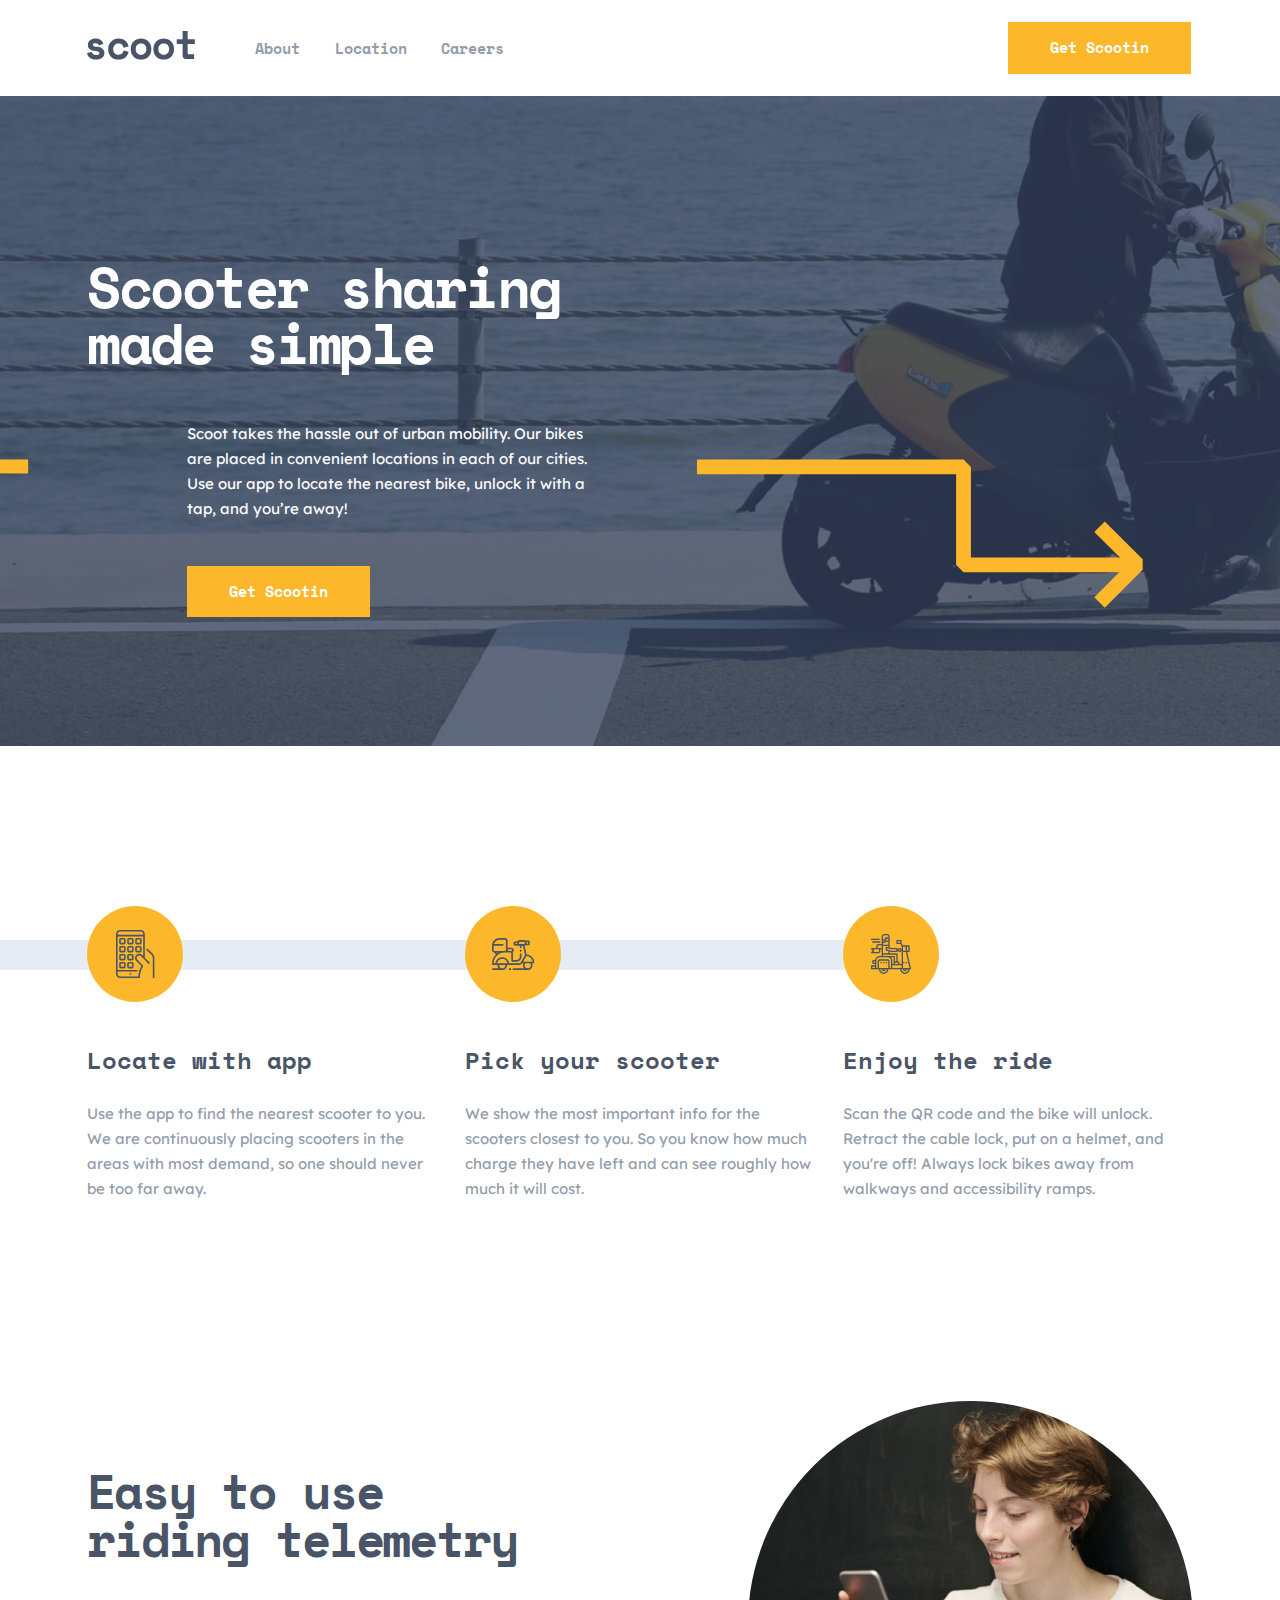
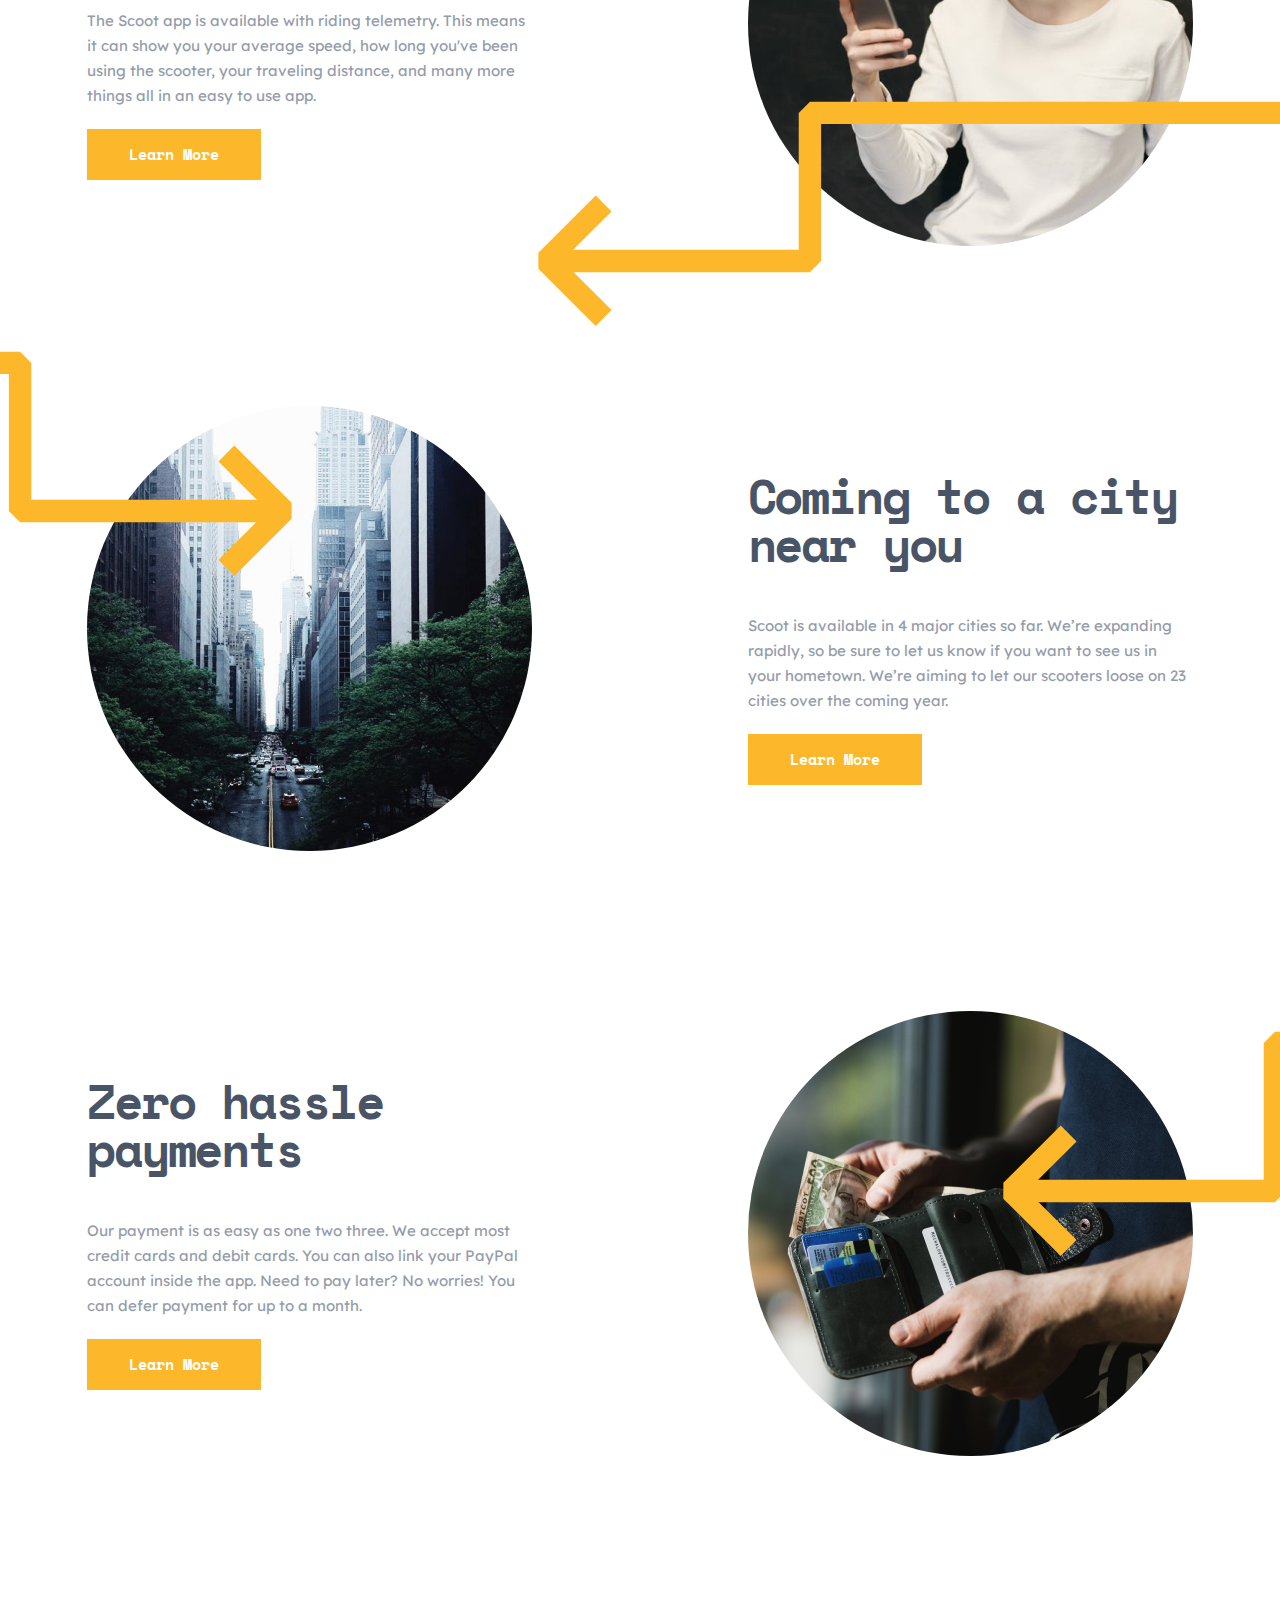
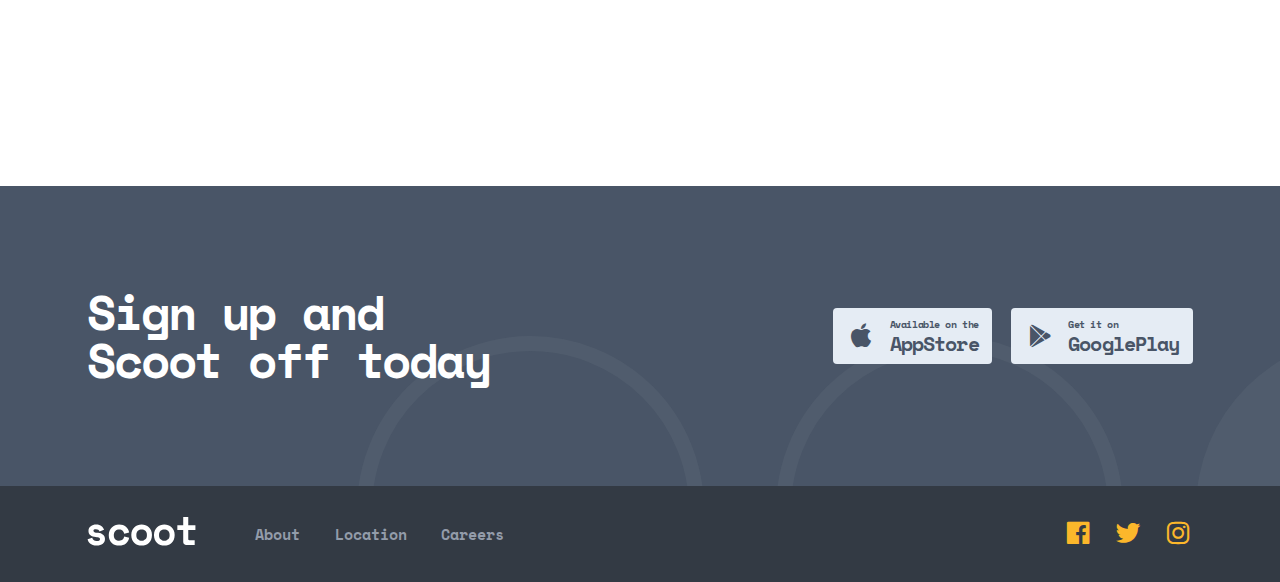
<file: index.html>
<!DOCTYPE html>
<html lang="en">
<head>
    <meta charset="UTF-8">
    <meta http-equiv="X-UA-Compatible" content="IE=edge">
    <meta name="viewport" content="width=device-width, initial-scale=1.0">
    <!-- ICONBOX LINK -->
    <link href='https://unpkg.com/boxicons@2.1.4/css/boxicons.min.css' rel='stylesheet'>
    <!-- CSS -->
    <link rel="stylesheet" href="./css/home.min.css">
    <link rel="title icon" href="../images/icons/Oval.svg" >
    <title>scoot - Home</title>
</head>
<body>
    <header class="header">
        <div class="container">
            <nav class="nav">
                <div class="nav__left">
                    <input type="checkbox" id="menuToggle">
                        <label for="menuToggle" class="menu-icon"> <i class='bx bx-menu'></i></label>                           
                        
                    <a href="#" class="logo">  <!--LOGO-->
                        <img src="../images/icons/scoot.svg" alt="site-logo">
                    </a>
                    <ul class="ul">    <!--NAV MENU-->
                        <li class="ul__li"><a href="./about/" class="link-">About</a></li>
                        <li class="ul__li"><a href="./location/" class="link-">Location</a></li>
                        <li class="ul__li"><a href="./careers/" class="link-">Careers</a></li>
                    </ul>
                </div>
                <div class="nav__right">
                    <a href="#" class="button"> <!--NAV BUTTON-->
                        Get Scootin
                    </a>
                </div>
            </nav>
        </div>
    </header>
    <!-- Header end -->
    <main class="main">  
        <!-- Intro section start -->
        <section id="intro">
            <div class="container">
                <div class="intro-context">
                    <h1 class="h1">
                        Scooter sharing made simple
                    </h1>
                    <img src="./images/pictures/intro/Path2.svg" alt="line" class="line1">
                    <img src="./images/pictures/intro/Path4.svg" alt="line" class="line2">
                    <p class="p">
                        Scoot takes the hassle out of urban mobility. Our bikes are placed in convenient locations in each of our cities. Use our app to locate the nearest bike, unlock it with a tap, and you’re away!
                    </p>
                    <a href="#" class="btn">
                        Get Scootin
                    </a>
                </div>
            </div>
        </section>
        <!-- Intro section end -->
        <!-- hero section start -->        
        <section id="hero">           
            <div class="container">                
                <div class="hero">
                    
                    <div class="wrapper">
                        <span class="grey-line"></span> 
                        <!-- card-1 -->
                        <div class="wrapper__card">
                            <div class="image">
                                <img src="./images/pictures/hero/card-1.svg" alt="card-image">
                            </div>
                            <div class="desc">
                                <h2 class="desc__h2">
                                    Locate with app
                                </h2>
                                <p class="desc__p">
                                    Use the app to find the nearest scooter to you. We are continuously placing scooters in the areas with most demand, so one should never be too far away. 
                                </p>
                            </div>
                        </div>
                        <!-- card-2 -->
                        <div class="wrapper__card">
                            <div class="image">
                                <img src="./images/pictures/hero/card-2.svg" alt="card-image">
                            </div>
                            <div class="desc">
                                <h2 class="desc__h2">
                                    Pick your scooter
                                </h2>
                                <p class="desc__p">
                                    We show the most important info for the scooters closest to you. So you know how much charge they have left and can see roughly how much it will cost.
                                </p>
                            </div>
                        </div>
                        <!-- card-3 -->
                        <div class="wrapper__card">
                            <div class="image">
                                <img src="./images/pictures/hero/card-3.svg" alt="card-image">
                            </div>
                            <div class="desc">
                                <h2 class="desc__h2">
                                    Enjoy the ride
                                </h2>
                                <p class="desc__p">
                                    Scan the QR code and the bike will unlock. Retract the cable lock, put on a helmet, and you're off! Always lock bikes away from walkways and accessibility ramps.   
                                </p>
                            </div>
                        </div>
                    </div>
                </div>
            </div>
        </section>
        <!-- Hero sectoin end -->
        <!-- Advice  section start -->
        <section id="advice">   
            <div class="container">                    
                <div class="advice">  
                    <div class="circle-1"></div>   
                    <div class="circle-2"></div> 
                    <div class="circle-3"></div> 
                    <img src="./images/icons/arrowline-1.svg" alt="" class="arrowline-1"> 
                    <img src="./images/icons/arrowline-2.svg" alt="" class="arrowline-2">
                    <img src="./images/icons/arrowline-1.svg" alt="" class="arrowline-3">
                    <!-- DESCRIPTION 1 -->
                    <div class="context context--1">
                        <h2>
                            Easy to use riding telemetry
                        </h2>
                        <p>
                            The Scoot app is available with riding telemetry. This means it can show you your average speed, how long you've been using the scooter, your traveling distance, and many more things all in an easy to use app.
                        </p>
                        <a href="#"> Learn More</a>
                    </div>
                    <div class="img img--1">
                        <img src="./images/pictures/advice/guideSideBoy_2x.webp" alt="">
                    </div>
                    <!-- DESCRIPTION 2 -->
                    <div class="img img--2">
                        <img src="./images/pictures/advice/guideSideCity_2x.webp" alt="">
                    </div>
                    <div class="context context--2">
                        <h2>
                            Coming to a city near you
                        </h2>
                        <p>
                            Scoot is available in 4 major cities so far. We’re expanding rapidly, so be sure to let us know if you want to see us in your hometown. We’re aiming to let our scooters loose on 23 cities over the coming year.
                        </p>
                        <a href="#"> Learn More</a>
                    </div>                    
                    <!-- DESCRIPTION 3 -->
                    <div class="context context--3">
                        <h2>
                            Zero hassle payments
                        </h2>
                        <p>
                            Our payment is as easy as one two three. We accept most credit cards and debit cards. You can also link your PayPal account inside the app. Need to pay later? No worries! You can defer payment for up to a month.
                        </p>
                        <a href="#"> Learn More</a>
                    </div>
                    <div class="img img--3">
                        <img src="./images/pictures/advice/guideSideCash_2x.webp" alt="">
                    </div>
                </div>
            </div>
        </section>
        <!-- Advice  section end -->
        <!-- Zero section start -->
        <section id="zero">
            <div class="container">
                <div class="zero">
                    <span class="oval-1"></span>
                    <span class="oval-2"></span>
                    <span class="oval-3"></span>
                    <h2>Sign up and Scoot off today</h2>
                    <div class="app">
                        <div class="app__card-1">
                            <i class='bx bxl-apple'></i>
                            <span>
                                <p>Available on the</p>
                                <h5>AppStore</h5>
                            </span>
                        </div>
                        <div class="app__card-2">
                            <i class='bx bxl-play-store'></i>
                            <span>
                                <p>Get it on</p>
                                <h5>GooglePlay</h5>
                            </span>
                        </div>
                    </div>
                </div>              
            </div>
        </section>
    </main>
    <!-- FOOTER -->
    <footer id="footer">
        <div class="container">
           <div class="footer">
            <div class="footer__left">
                <a href="./index.html" class="logo">  <!--LOGO-->
                    <img src="../images/icons/scoot-footer.svg" alt="site-logo">
                </a>
                <ul class="ul">    <!--NAV MENU-->
                    <li class="ul__li"><a href="./about/" class="link-">About</a></li>
                    <li class="ul__li"><a href="./location/" class="link-">Location</a></li>
                    <li class="ul__li"><a href="./careers/" class="link-">Careers</a></li>
                </ul>
            </div>
            <div class="footer__right">
                <a href="https://www.facebook.com/" target="_blank"><i class='bx bxl-facebook-square' ></i></a>
                <a href="https://twitter.com/" target="_blank"><i class='bx bxl-twitter' ></i></a>
                <a href="https://www.instagram.com/" target="_blank"><i class='bx bxl-instagram' ></i></a>
            </div>
           </div>
        </div>
    </footer>
</body>
</html>
</file>
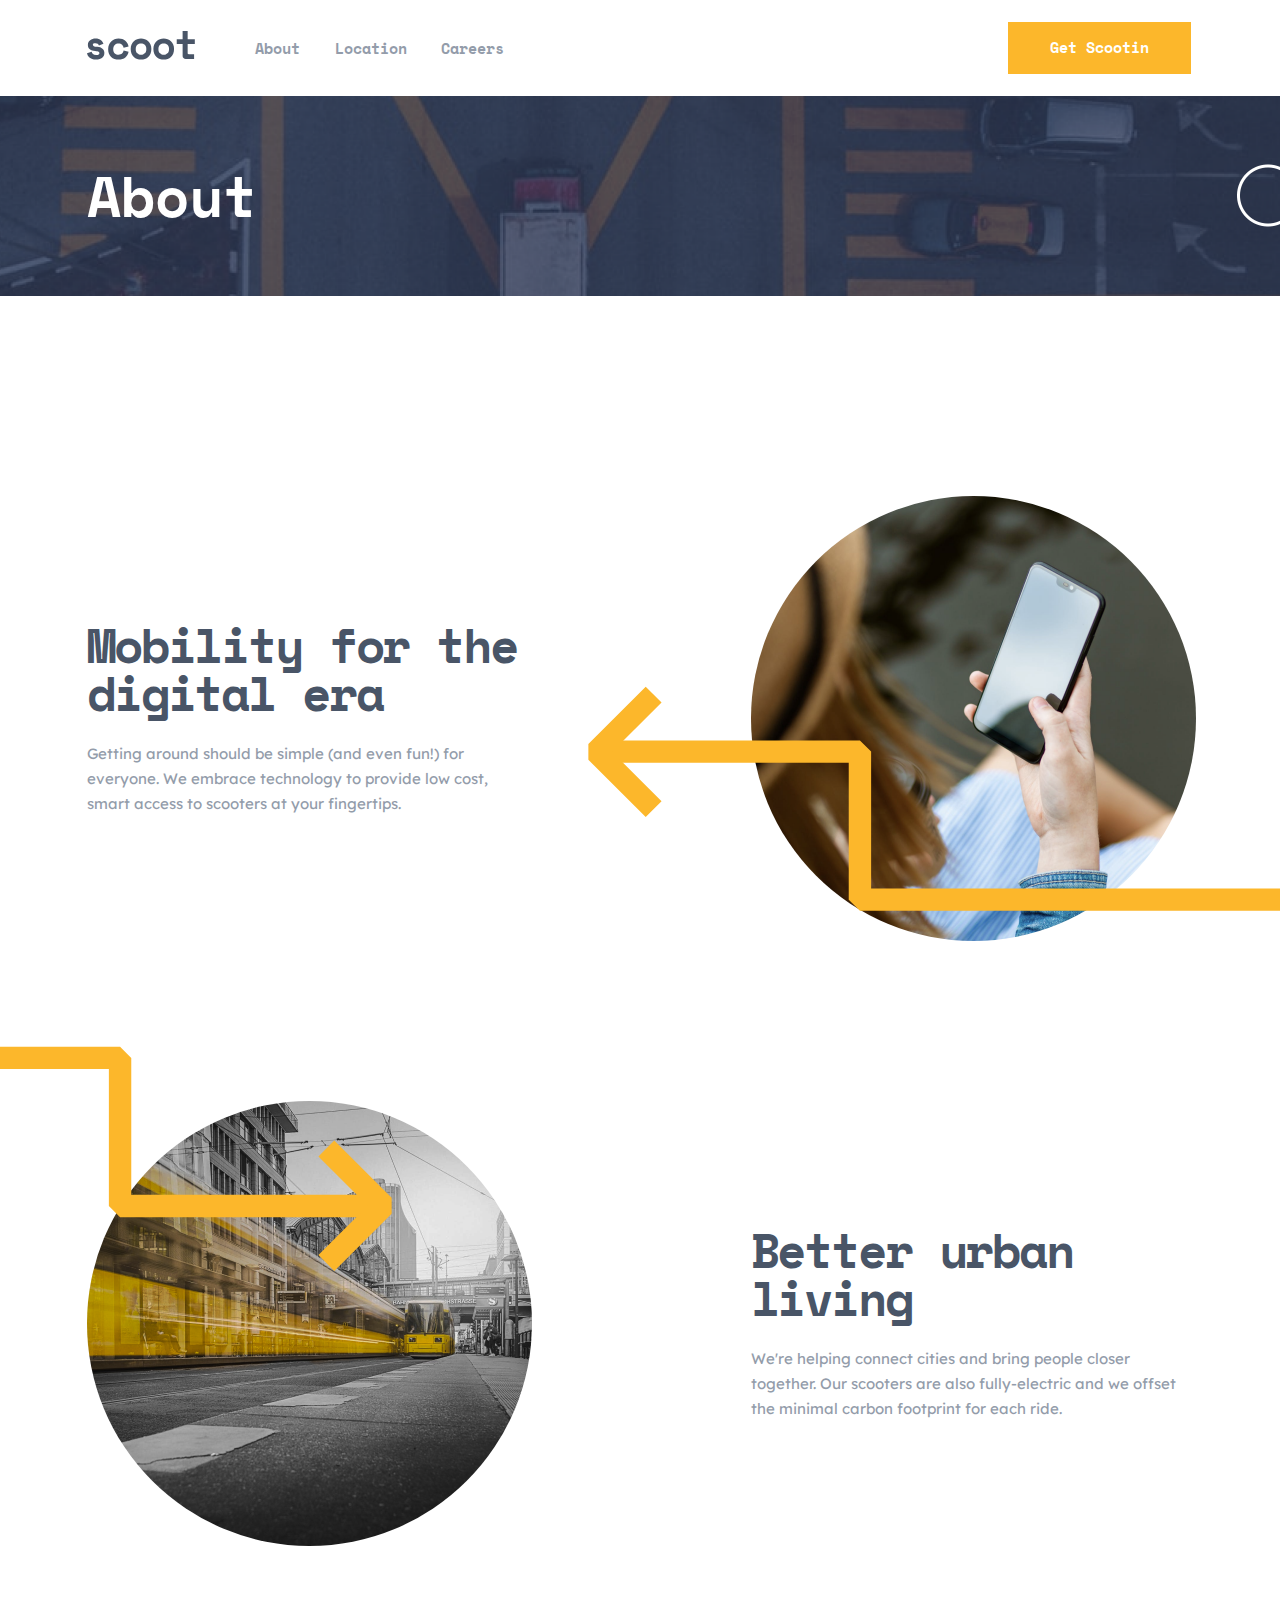
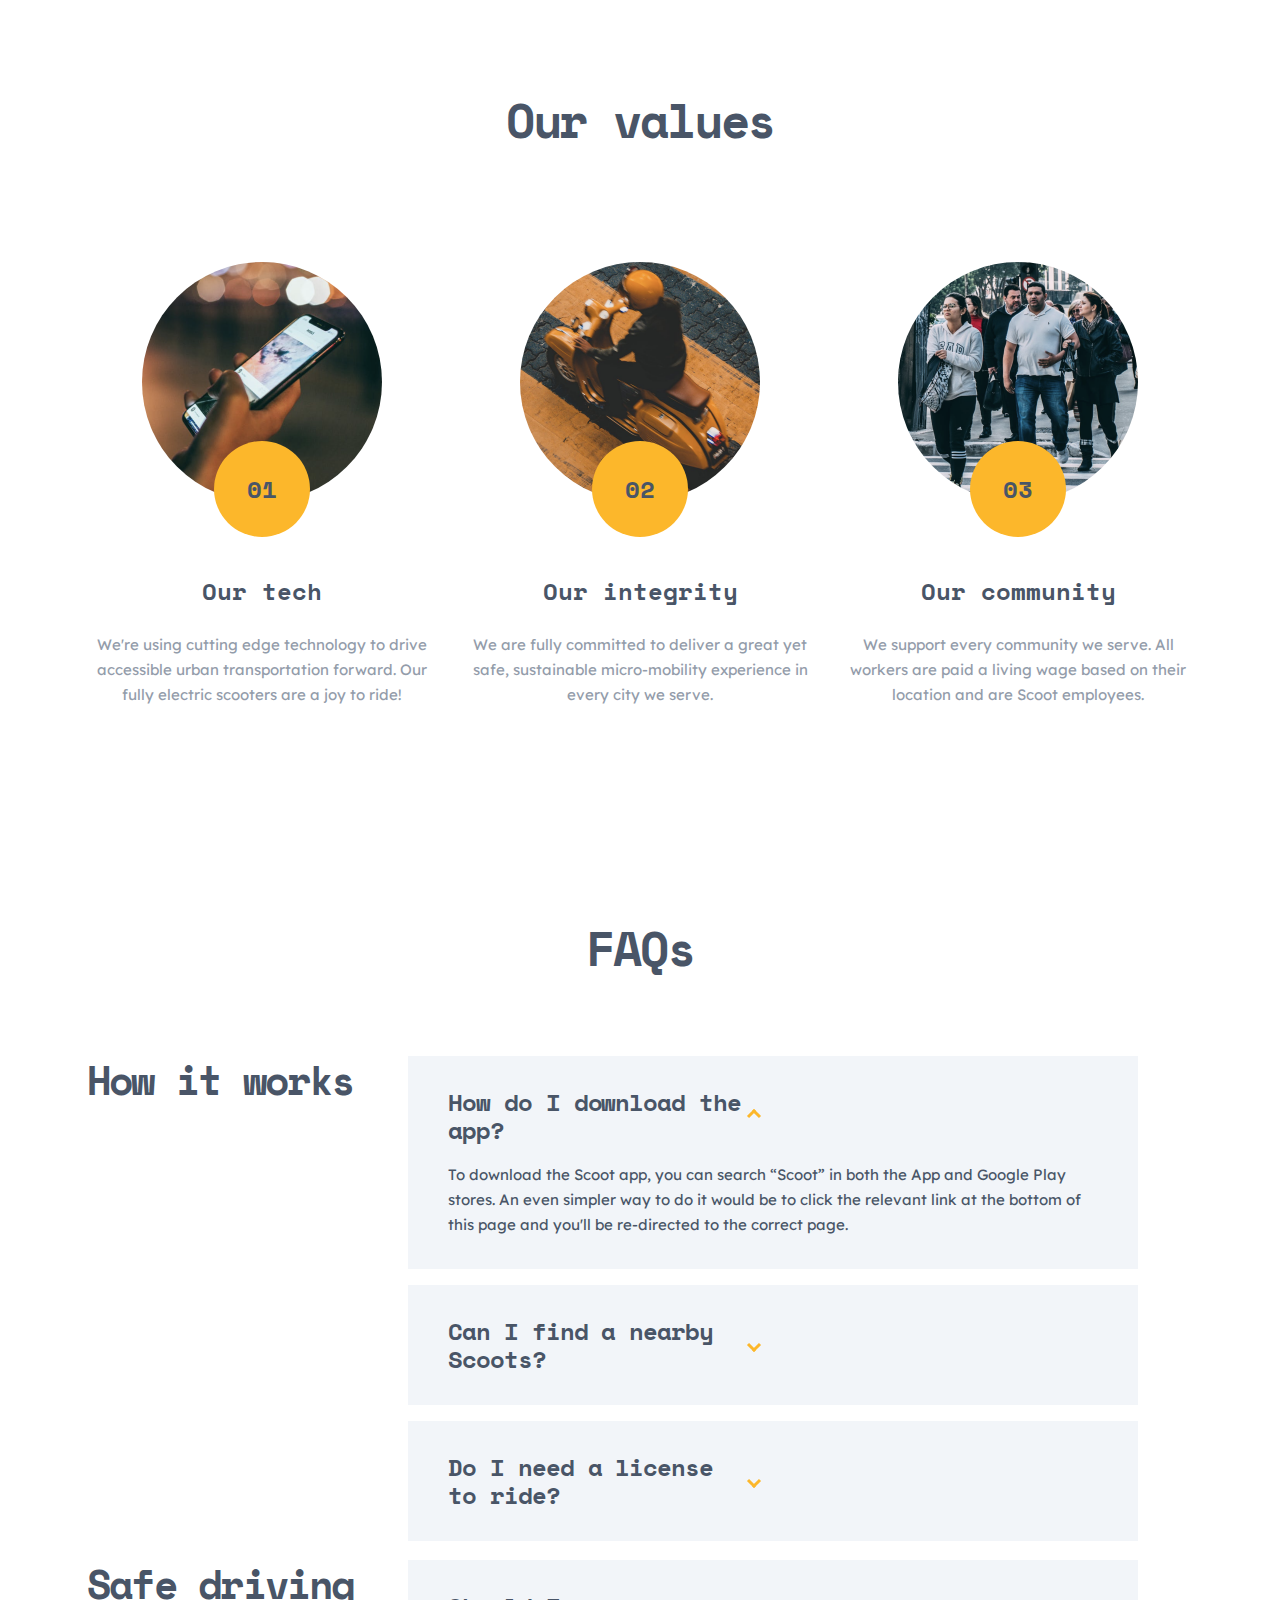
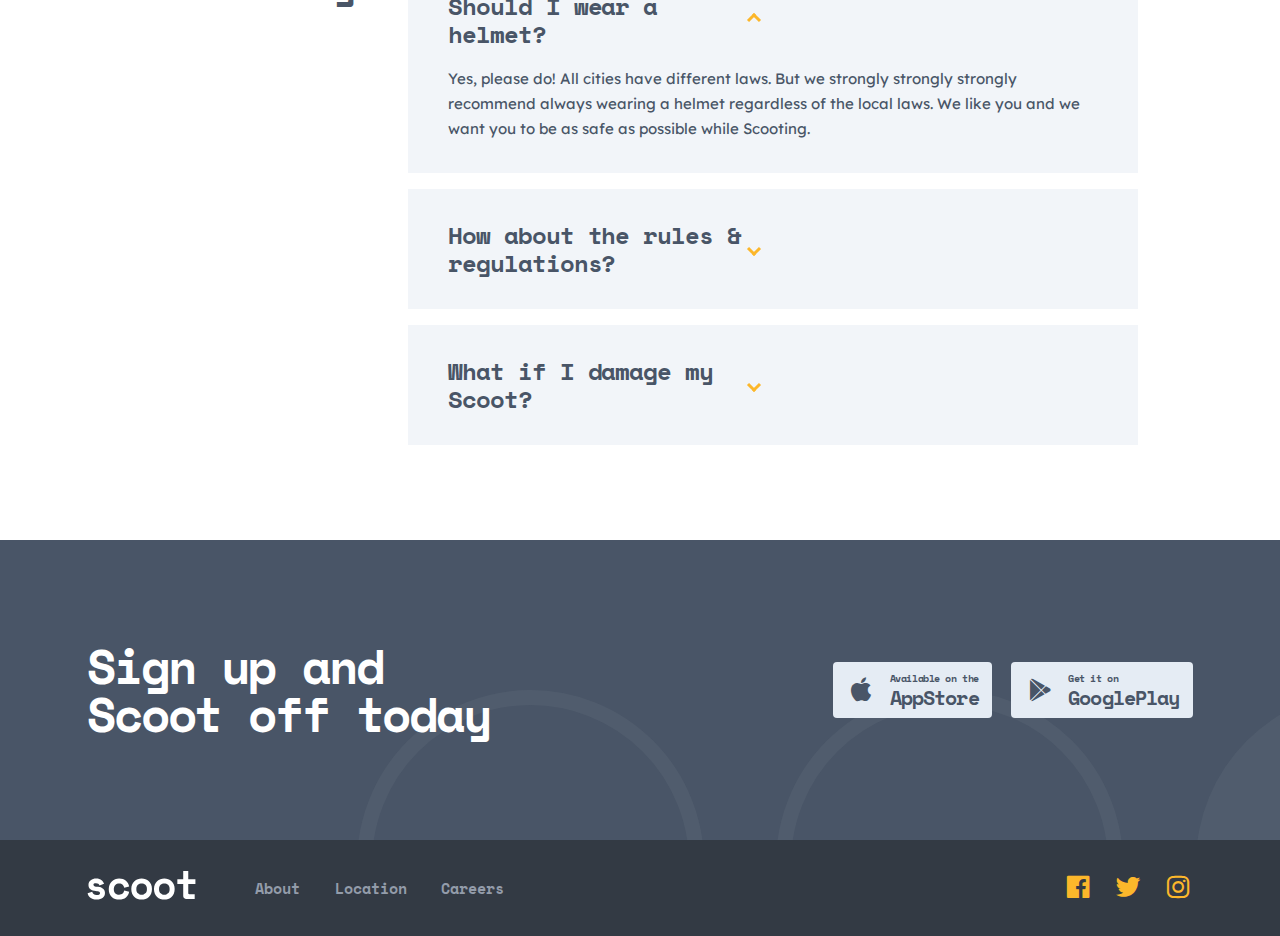
<file: about/index.html>
<!DOCTYPE html>
<html lang="en">
  <head>
    <meta charset="UTF-8" />
    <meta http-equiv="X-UA-Compatible" content="IE=edge" />
    <meta name="viewport" content="width=device-width, initial-scale=1.0" />
    <!-- ICONBOX LINK -->
    <link
      href="https://unpkg.com/boxicons@2.1.4/css/boxicons.min.css"
      rel="stylesheet"
    />
    <!-- CSS -->
    <link rel="stylesheet" href="../css/about.min.css" />
    <link rel="title icon" href="../images/icons/Oval.svg" />
    <title>scoot - About</title>
  </head>

  <body>
    <header class="header">
      <div class="container">
        <nav class="nav">
          <div class="nav__left">
            <input type="checkbox" id="menuToggle">
                        <label for="menuToggle" class="menu-icon"> <i class='bx bx-menu'></i></label>  
            <a href="../index.html" class="logo">
              <!--LOGO-->
              <img src="../images/icons/scoot.svg" alt="site-logo" />
            </a>
            <ul class="ul">
              <!--NAV MENU-->
              <li class="ul__li"><a href="../about/" class="link-">About</a></li>
              <li class="ul__li">
                <a href="../location/" class="link-">Location</a>
              </li>
              <li class="ul__li">
                <a href="../careers/" class="link-">Careers</a>
              </li>
            </ul>
          </div>
          <div class="nav__right">
            <a href="#" class="button">
              <!--NAV BUTTON-->
              Get Scootin
            </a>
          </div>
        </nav>
      </div>
    </header>
    <!-- Header end -->
    <main>
      <!-- Intro start -->
      <section id="intro">
        <div class="container">
          <h1 class="intro-title">About</h1>
        </div>
      </section>
      <!-- Intro end -->
      <!-- Advice  section start -->
      <section id="advice">
        <div class="container">
          <div class="advice">

            <div class="circle-1"></div>
            <div class="circle-2"></div>
            <img src="../images/pictures/about/arrowline-1.svg" alt="" class="arrowline-1"/>
             <img src="../images/pictures/about/arrowline-2.svg" alt=""  class="arrowline-2"/> 

            <!-- DESCRIPTION 1 -->
            <div class="context context--1">
              <h2>
                Mobility for the digital era
              </h2>
              <p>
                  Getting around should be simple (and even fun!) for everyone. We embrace technology to provide low cost, smart access to scooters at your fingertips.
              </p>
          </div>
          
          <div class="img img--1">
              <img src="../images/pictures/about/Bitmap@2x1.png" alt="">
          </div>

          <!-- DESCRIPTION 2 -->
          <div class="img img--2">
              <img src="../images/pictures/about/Bitmap@2x2.png" alt="">
          </div>
          <div class="context context--2">
              <h2>
                Better urban living
              </h2>
              <p>
                We're helping connect cities and bring people closer together. Our scooters are also fully-electric and we offset the minimal carbon footprint for each ride.
              </p>
          </div>  
          </div>
        </div>
      </section>
      <!-- Advice  section end -->
      <!-- Our values section start -->
      <section id="our-values">
        <div class="container">
          <div class="our-values">
            <div class="title">
              <!--TITLE-->
              <h2>Our values</h2>
            </div>
            <div class="wrapper">
              <!-- CARD 1 -->
              <div class="wrapper__card">
                <div class="wrapper__card--img">
                  <img src="../images/pictures/about/card1@2x.png" alt="" />
                </div>
                <div class="number">01</div>
                <div class="wrapper__card--text">
                  <h3>Our tech</h3>
                  <p>
                    We're using cutting edge technology to drive accessible
                    urban transportation forward. Our fully electric scooters
                    are a joy to ride!
                  </p>
                </div>
              </div>
              <!-- CARD 2 -->
              <div class="wrapper__card">
                <div class="wrapper__card--img">
                  <img src="../images/pictures/about/card2@2x.png" alt="" />
                </div>
                <div class="number">02</div>
                <div class="wrapper__card--text">
                  <h3>Our integrity</h3>
                  <p>
                    We are fully committed to deliver a great yet safe,
                    sustainable micro-mobility experience in every city we
                    serve.
                  </p>
                </div>
              </div>
              <!-- CARD 3 -->
              <div class="wrapper__card">
                <div class="wrapper__card--img">
                  <img src="../images/pictures/about/card3@2x.png" alt="" />
                </div>
                <div class="number">03</div>
                <div class="wrapper__card--text">
                  <h3>Our community</h3>
                  <p>
                    We support every community we serve. All workers are paid a
                    living wage based on their location and are Scoot employees.
                  </p>
                </div>
              </div>
            </div>
          </div>
        </div>
      </section>
      <!-- Our values section end -->
      <section id="faq">
        <div class="container">
          <div class="faq">
            <!-- TITLE -->
            <div class="faq__title">
              <h2>FAQs</h2>
            </div>
            <!-- Questions block -->
            <div class="faq__question">
              <div class="faq__question--leftside">
                <h3>How it works</h3>
              </div>
              <div class="faq__question--rightside">
                <!-- QUESTIONS -->
                <!-- 1 -->
                <div class="qs-blocks">
                  <div class="qs-blocks__title">
                    <h4>How do I download the app?</h4>
                    <a href="#" type="cheackbox">
                      <span class="qs-blocks__title--toggle"></span>
                    </a>
                  </div>
                  <div class="qs-blocks__context">
                    <p>
                      To download the Scoot app, you can search “Scoot” in both
                      the App and Google Play stores. An even simpler way to do
                      it would be to click the relevant link at the bottom of
                      this page and you'll be re-directed to the correct page.
                    </p>
                  </div>
                </div>
                <!-- 2 -->
                <div class="qs-blocks">
                  <div class="qs-blocks__title">
                    <h4>Can I find a nearby Scoots?</h4>
                    <a href="#" type="cheackbox">
                      <span class="qs-blocks__title--toggle2"></span>
                    </a>
                  </div>
                  <!-- <div class="qs-blocks__context">
                                </div> -->
                </div>
                <!-- 3 -->
                <div class="qs-blocks">
                  <div class="qs-blocks__title">
                    <h4>Do I need a license to ride?</h4>
                    <a href="#" type="cheackbox">
                      <span class="qs-blocks__title--toggle2"></span>
                    </a>
                  </div>
                  <!-- <div class="qs-blocks__context">
                                </div> -->
                </div>
              </div>
            </div>
            <div class="faq__question">
              <div class="faq__question--leftside">
                <h3>Safe driving</h3>
              </div>
              <div class="faq__question--rightside">
                <!-- QUESTIONS -->
                <!-- 1 -->
                <div class="qs-blocks">
                  <div class="qs-blocks__title">
                    <h4>Should I wear a helmet?</h4>
                    <a href="#" type="cheackbox">
                      <span class="qs-blocks__title--toggle"></span>
                    </a>
                  </div>
                  <div class="qs-blocks__context">
                    <p>
                      Yes, please do! All cities have different laws. But we
                      strongly strongly strongly recommend always wearing a
                      helmet regardless of the local laws. We like you and we
                      want you to be as safe as possible while Scooting.
                    </p>
                  </div>
                </div>
                <!-- 2 -->
                <div class="qs-blocks">
                  <div class="qs-blocks__title">
                    <h4>How about the rules & regulations?</h4>
                    <a href="#" type="cheackbox">
                      <span class="qs-blocks__title--toggle2"></span>
                    </a>
                  </div>
                  <!-- <div class="qs-blocks__context">
                                </div> -->
                </div>
                <!-- 3 -->
                <div class="qs-blocks">
                  <div class="qs-blocks__title">
                    <h4>What if I damage my Scoot?</h4>
                    <a href="#" type="cheackbox">
                      <span class="qs-blocks__title--toggle2"></span>
                    </a>
                  </div>
                  <!-- <div class="qs-blocks__context">
                                </div> -->
                </div>
              </div>
            </div>
          </div>
        </div>
      </section>
      <!-- FAQ section end -->
      <!-- Zero section start -->
      <section id="zero">
        <div class="container">
            <div class="zero">
                <span class="oval-1"></span>
                <span class="oval-2"></span>
                <span class="oval-3"></span>
                <h2>Sign up and Scoot off today</h2>
                <div class="app">
                    <div class="app__card-1">
                        <i class='bx bxl-apple'></i>
                        <span>
                            <p>Available on the</p>
                            <h5>AppStore</h5>
                        </span>
                    </div>
                    <div class="app__card-2">
                        <i class='bx bxl-play-store'></i>
                        <span>
                            <p>Get it on</p>
                            <h5>GooglePlay</h5>
                        </span>
                    </div>
                </div>
            </div>              
        </div>
    </section>
    </main>
    <!-- FOOTER -->
    <footer id="footer">
      <div class="container">
        <div class="footer">
          <div class="footer__left">
            <a href="../index.html" class="logo">
              <!--LOGO-->
              <img src="../images/icons/scoot-footer.svg" alt="site-logo" />
            </a>
            <ul class="ul">
              <!--NAV MENU-->
              <li class="ul__li"><a href="../about/" class="link-">About</a></li>
              <li class="ul__li">
                <a href="../location/" class="link-">Location</a>
              </li>
              <li class="ul__li">
                <a href="../careers/" class="link-">Careers</a>
              </li>
            </ul>
          </div>
          <div class="footer__right">
            <a href="https://www.facebook.com/" target="_blank"
              ><i class="bx bxl-facebook-square"></i
            ></a>
            <a href="https://twitter.com/" target="_blank"
              ><i class="bx bxl-twitter"></i
            ></a>
            <a href="https://www.instagram.com/" target="_blank"
              ><i class="bx bxl-instagram"></i
            ></a>
          </div>
        </div>
      </div>
    </footer>
  </body>
</html>
</file>
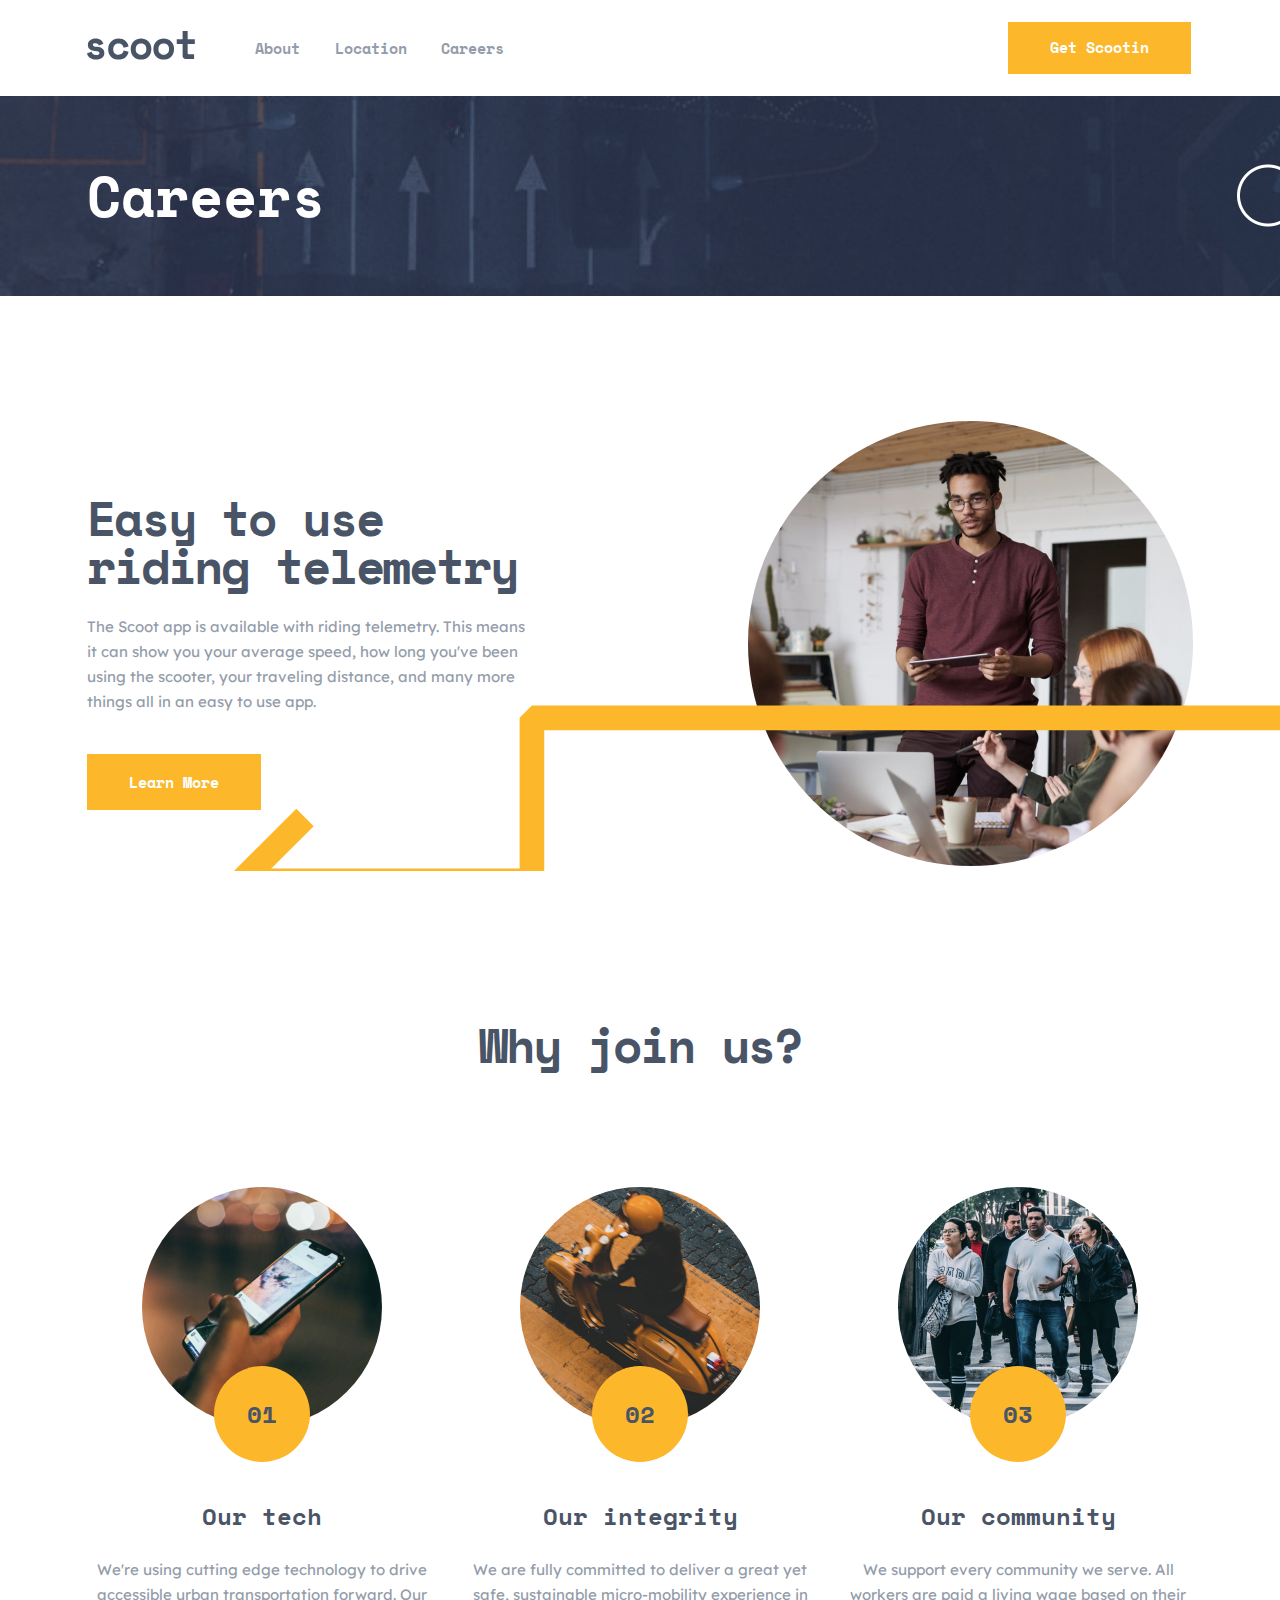
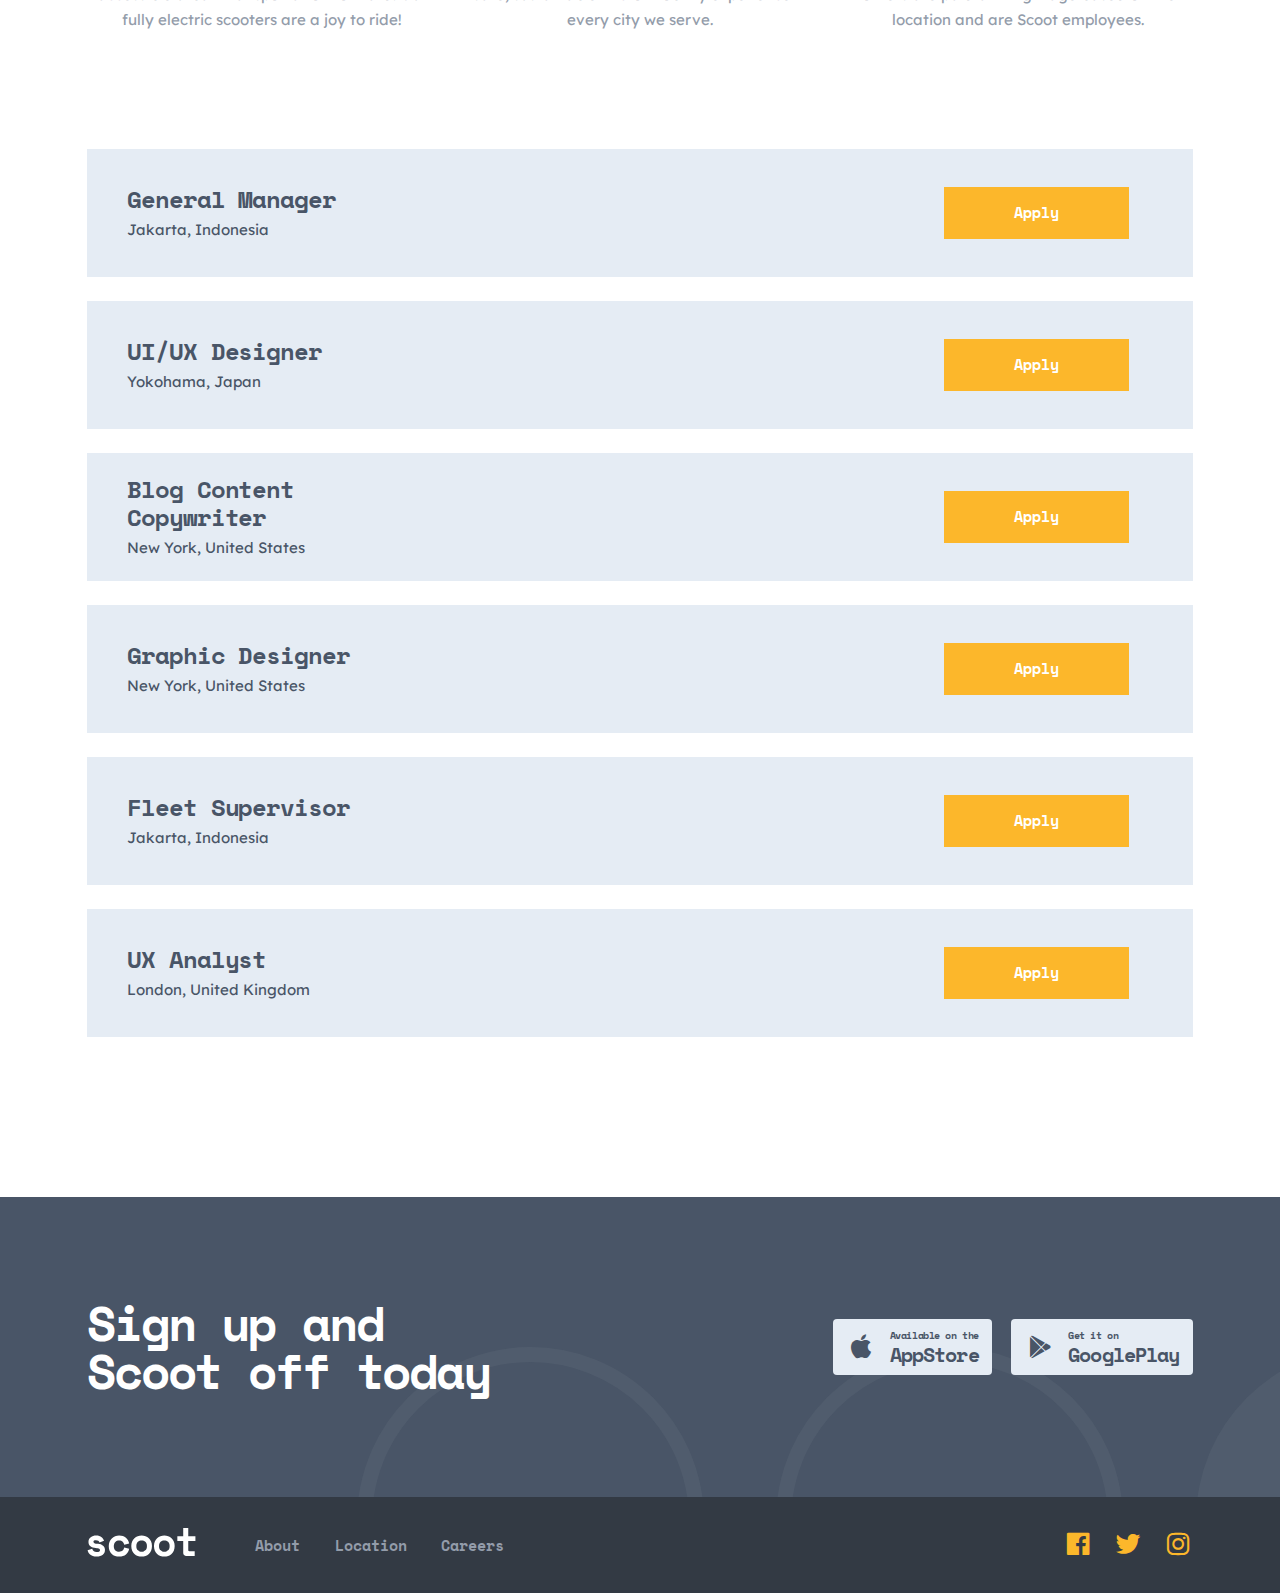
<file: careers/index.html>
<!DOCTYPE html>
<html lang="en">
  <head>
    <meta charset="UTF-8" />
    <meta http-equiv="X-UA-Compatible" content="IE=edge" />
    <meta name="viewport" content="width=device-width, initial-scale=1.0" />
    <!-- ICONBOX LINK -->
    <link
      href="https://unpkg.com/boxicons@2.1.4/css/boxicons.min.css"
      rel="stylesheet"
    />
    <!-- CSS -->
    <link rel="stylesheet" href="../css/careers.min.css" />
    <link rel="title icon" href="../images/icons/Oval.svg" />
    <title>scoot - Careers</title>
  </head>

  <body>
    <header class="header">
      <div class="container">
        <nav class="nav">
          <div class="nav__left">
            <input type="checkbox" id="menuToggle" />
            <label for="menuToggle" class="menu-icon">
              <i class="bx bx-menu"></i
            ></label>
            <a href="../index.html" class="logo">
              <!--LOGO-->
              <img src="../images/icons/scoot.svg" alt="site-logo" />
            </a>
            <ul class="ul">
              <!--NAV MENU-->
              <li class="ul__li">
                <a href="../about/" class="link-">About</a>
              </li>
              <li class="ul__li">
                <a href="../location/" class="link-">Location</a>
              </li>
              <li class="ul__li">
                <a href="#" class="link-">Careers</a>
              </li>
            </ul>
          </div>
          <div class="nav__right">
            <a href="#" class="button">
              <!--NAV BUTTON-->
              Get Scootin
            </a>
          </div>
        </nav>
      </div>
    </header>
    <!-- Header end -->
    <main>
      <!-- Intro start -->
      <section id="intro">
        <div class="container">
          <h1 class="intro-title">Careers</h1>
        </div>
      </section>
      <!-- Intro end -->
      <!-- Advice  section start -->
      <section id="advice">
        <div class="container">
          <div class="advice">
            <div class="circle-1"></div>
            <img
              src="../images/icons/arrowline-1.svg"
              alt=""
              class="arrowline-1"
            />
            <!-- Wrapper 1 -->
            <div class="wrapper">
              <div class="desc">
                <h2>Easy to use riding telemetry</h2>
                <p>
                  The Scoot app is available with riding telemetry. This means
                  it can show you your average speed, how long you've been using
                  the scooter, your traveling distance, and many more things all
                  in an easy to use app.
                </p>
                <a href="#"> Learn More </a>
              </div>
              <div class="img">
                <img src="../images/pictures/careers/advice-card@2x.png" />
              </div>
            </div>
          </div>
        </div>
      </section>
      <!-- Advice  section end -->

      <!-- Why Join us section start -->
      <section id="our-values">
        <div class="container">
          <div class="our-values">
            <div class="title">
              <!--TITLE-->
              <h2>Why join us?</h2>
            </div>
            <div class="wrapper">
              <!-- CARD 1 -->
              <div class="wrapper__card">
                <div class="wrapper__card--img">
                  <img src="../images/pictures/about/card1@2x.png" alt="" />
                </div>
                <div class="number">01</div>
                <div class="wrapper__card--text">
                  <h3>Our tech</h3>
                  <p>
                    We're using cutting edge technology to drive accessible
                    urban transportation forward. Our fully electric scooters
                    are a joy to ride!
                  </p>
                </div>
              </div>
              <!-- CARD 2 -->
              <div class="wrapper__card">
                <div class="wrapper__card--img">
                  <img src="../images/pictures/about/card2@2x.png" alt="" />
                </div>
                <div class="number">02</div>
                <div class="wrapper__card--text">
                  <h3>Our integrity</h3>
                  <p>
                    We are fully committed to deliver a great yet safe,
                    sustainable micro-mobility experience in every city we
                    serve.
                  </p>
                </div>
              </div>
              <!-- CARD 3 -->
              <div class="wrapper__card">
                <div class="wrapper__card--img">
                  <img src="../images/pictures/about/card3@2x.png" alt="" />
                </div>
                <div class="number">03</div>
                <div class="wrapper__card--text">
                  <h3>Our community</h3>
                  <p>
                    We support every community we serve. All workers are paid a
                    living wage based on their location and are Scoot employees.
                  </p>
                </div>
              </div>
            </div>
          </div>
        </div>
      </section>
      <!-- Why Join us section end -->

      <!-- Vacancy section start -->
      <section id="vacancy">
        <div class="container">
          <div class="vacancy">
            <!-- VACANCY WRAPPER -->
            <div class="vacancy__wrapper">
              <!-- VACANCY - 1 -->
              <div class="vacancy__wrapper--card">
                <div class="type-of-vacancy">
                  <h3>General Manager</h3>
                  <p>Jakarta, Indonesia</p>
                </div>
                <a href="#">Apply</a>
              </div>
              <!-- VACANCY - 2 -->
              <div class="vacancy__wrapper--card">
                <div class="type-of-vacancy">
                  <h3>UI/UX Designer</h3>
                  <p>Yokohama, Japan</p>
                </div>
                <a href="#">Apply</a>
              </div>
              <!-- VACANCY - 3 -->
              <div class="vacancy__wrapper--card">
                <div class="type-of-vacancy">
                  <h3>Blog Content Copywriter</h3>
                  <p>New York, United States</p>
                </div>
                <a href="#">Apply</a>
              </div>
              <!-- VACANCY - 4 -->
              <div class="vacancy__wrapper--card">
                <div class="type-of-vacancy">
                  <h3>Graphic Designer</h3>
                  <p>New York, United States</p>
                </div>
                <a href="#">Apply</a>
              </div>
              <!-- VACANCY - 5 -->
              <div class="vacancy__wrapper--card">
                <div class="type-of-vacancy">
                  <h3>Fleet Supervisor</h3>
                  <p>Jakarta, Indonesia</p>
                </div>
                <a href="#">Apply</a>
              </div>
              <!-- VACANCY - 6 -->
              <div class="vacancy__wrapper--card">
                <div class="type-of-vacancy">
                  <h3>UX Analyst</h3>
                  <p>London, United Kingdom</p>
                </div>
                <a href="#">Apply</a>
              </div>
            </div>
          </div>
        </div>
      </section>
      <!-- Vacancy section end -->

      <!-- Zero section start -->
      <section id="zero">
        <div class="container">
          <div class="zero">
            <span class="oval-1"></span>
            <span class="oval-2"></span>
            <span class="oval-3"></span>
            <h2>Sign up and Scoot off today</h2>
            <div class="app">
              <div class="app__card-1">
                <i class="bx bxl-apple"></i>
                <span>
                  <p>Available on the</p>
                  <h5>AppStore</h5>
                </span>
              </div>
              <div class="app__card-2">
                <i class="bx bxl-play-store"></i>
                <span>
                  <p>Get it on</p>
                  <h5>GooglePlay</h5>
                </span>
              </div>
            </div>
          </div>
        </div>
      </section>
    </main>
    <!-- FOOTER -->
    <footer id="footer">
      <div class="container">
        <div class="footer">
          <div class="footer__left">
            <a href="../index.html" class="logo">
              <!--LOGO-->
              <img src="../images/icons/scoot-footer.svg" alt="site-logo" />
            </a>
            <ul class="ul">
              <!--NAV MENU-->
              <li class="ul__li">
                <a href="../about/" class="link-">About</a>
              </li>
              <li class="ul__li">
                <a href="../location/" class="link-">Location</a>
              </li>
              <li class="ul__li">
                <a href="../careers/" class="link-">Careers</a>
              </li>
            </ul>
          </div>
          <div class="footer__right">
            <a href="https://www.facebook.com/" target="_blank"
              ><i class="bx bxl-facebook-square"></i
            ></a>
            <a href="https://twitter.com/" target="_blank"
              ><i class="bx bxl-twitter"></i
            ></a>
            <a href="https://www.instagram.com/" target="_blank"
              ><i class="bx bxl-instagram"></i
            ></a>
          </div>
        </div>
      </div>
    </footer>
  </body>
</html>
</file>
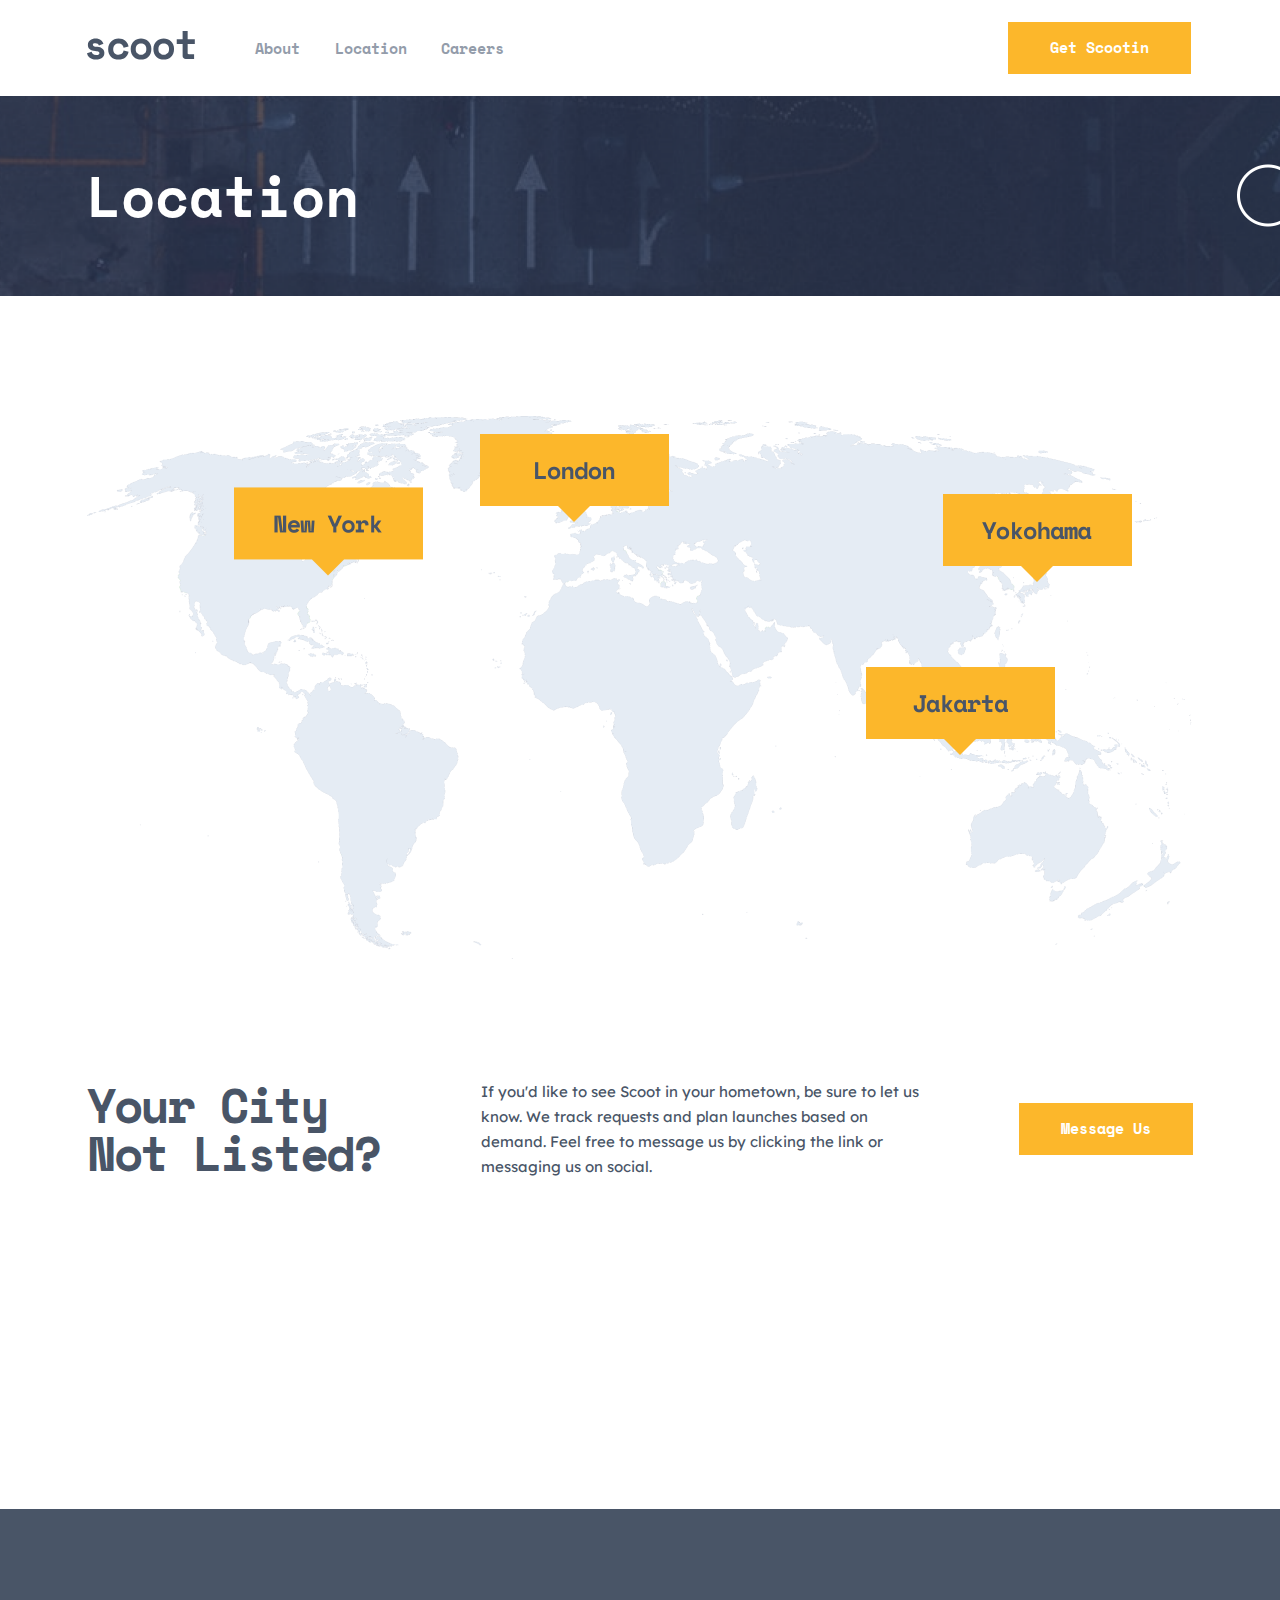
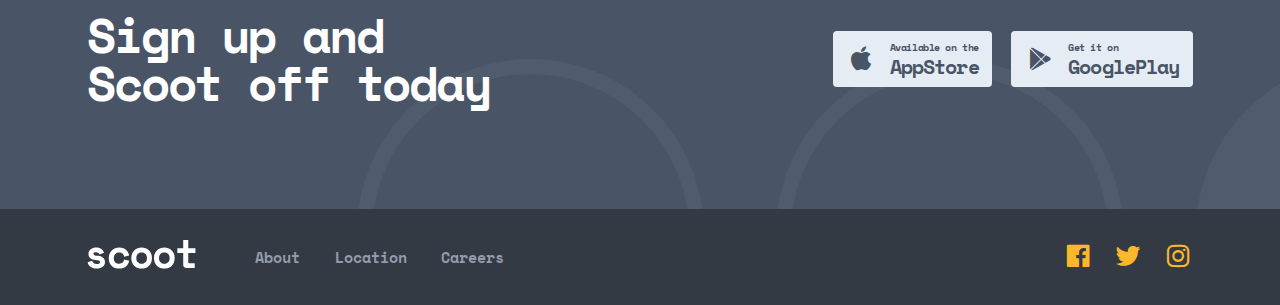
<file: location/index.html>
<!DOCTYPE html>
<html lang="en">
  <head>
    <meta charset="UTF-8" />
    <meta http-equiv="X-UA-Compatible" content="IE=edge" />
    <meta name="viewport" content="width=device-width, initial-scale=1.0" />
    <!-- ICONBOX LINK -->
    <link
      href="https://unpkg.com/boxicons@2.1.4/css/boxicons.min.css"
      rel="stylesheet"
    />
    <!-- CSS -->
    <link rel="stylesheet" href="../css/locatoin.min.css" />
    <link rel="title icon" href="../images/icons/Oval.svg" />
    <title>scoot - Careers</title>
  </head>

  <body>
    <header class="header">
      <div class="container">
        <nav class="nav">
          <div class="nav__left">
            <input type="checkbox" id="menuToggle">
                        <label for="menuToggle" class="menu-icon"> <i class='bx bx-menu'></i></label>  
            <a href="../index.html" class="logo">
              <!--LOGO-->
              <img src="../images/icons/scoot.svg" alt="site-logo" />
            </a>
            <ul class="ul">
              <!--NAV MENU-->
              <li class="ul__li">
                <a href="../about/" class="link-">About</a>
             </li>
              <li class="ul__li">
                <a href="../location/" class="link-">Location</a>
              </li>
              <li class="ul__li">
                <a href="../careers/" class="link-">Careers</a>
              </li>
            </ul>
          </div>
          <div class="nav__right">
            <a href="#" class="button">
              <!--NAV BUTTON-->
              Get Scootin
            </a>
          </div>
        </nav>
      </div>
    </header>
    <!-- Header end -->
    <main>
      <!-- Intro start -->
      <section id="intro">
        <div class="container">
          <h1 class="intro-title">Location</h1>
        </div>
      </section>
      <!-- Intro end -->
      <!-- MAP Location section start -->
    <section id="location">
        <div class="container">
            <!-- WORLD MAP  -->
            <div class="map">
                <!-- WORLD MAP BACKGROUND IMAGE URL()  -->
            </div>
        </div>
    </section>
      <!-- MAP Location section end -->
      <!-- Your Location section start -->
      <section id="your-location">
        <div class="container">
            <div class="message-us">
                <h2>
                    Your City Not Listed?
                </h2>
                <p>If you'd like to see Scoot in your hometown, be sure to let us know. We track requests and plan launches based on demand. Feel free to message us by clicking the link or messaging us on social.</p>
                <a href="#">Message Us</a>
            </div>
        </div>
      </section>
      <!-- Your Location section end -->
       <!-- Zero section start -->
       <section id="zero">
        <div class="container">
            <div class="zero">
                <span class="oval-1"></span>
                <span class="oval-2"></span>
                <span class="oval-3"></span>
                <h2>Sign up and Scoot off today</h2>
                <div class="app">
                    <div class="app__card-1">
                        <i class='bx bxl-apple'></i>
                        <span>
                            <p>Available on the</p>
                            <h5>AppStore</h5>
                        </span>
                    </div>
                    <div class="app__card-2">
                        <i class='bx bxl-play-store'></i>
                        <span>
                            <p>Get it on</p>
                            <h5>GooglePlay</h5>
                        </span>
                    </div>
                </div>
            </div>              
        </div>
    </section>
    </main>
    <!-- FOOTER -->
    <footer id="footer">
      <div class="container">
        <div class="footer">
          <div class="footer__left">
            <a href="../index.html" class="logo">
              <!--LOGO-->
              <img src="../images/icons/scoot-footer.svg" alt="site-logo" />
            </a>
            <ul class="ul">
              <!--NAV MENU-->
              <li class="ul__li"><a href="../about/" class="link-">About</a></li>
              <li class="ul__li">
                <a href="../location/" class="link-">Location</a>
              </li>
              <li class="ul__li">
                <a href="../careers/" class="link-">Careers</a>
              </li>
            </ul>
          </div>
          <div class="footer__right">
            <a href="https://www.facebook.com/" target="_blank"
              ><i class="bx bxl-facebook-square"></i
            ></a>
            <a href="https://twitter.com/" target="_blank"
              ><i class="bx bxl-twitter"></i
            ></a>
            <a href="https://www.instagram.com/" target="_blank"
              ><i class="bx bxl-instagram"></i
            ></a>
          </div>
        </div>
      </div>
    </footer>
  </body>
</html>
</file>
<file: css/home.min.css>
@import"https://fonts.googleapis.com/css2?family=Lexend+Deca&family=Space+Mono:wght@400;700&display=swap";/*! normalize.css v8.0.1 | MIT License | github.com/necolas/normalize.css */html{line-height:1.15;-webkit-text-size-adjust:100%}body{margin:0}main{display:block}h1{font-size:2em;margin:.67em 0}hr{box-sizing:content-box;height:0;overflow:visible}pre{font-family:monospace,monospace;font-size:1em}a{background-color:rgba(0,0,0,0)}abbr[title]{border-bottom:none;text-decoration:underline;text-decoration:underline dotted}b,strong{font-weight:bolder}code,kbd,samp{font-family:monospace,monospace;font-size:1em}small{font-size:80%}sub,sup{font-size:75%;line-height:0;position:relative;vertical-align:baseline}sub{bottom:-0.25em}sup{top:-0.5em}img{border-style:none}button,input,optgroup,select,textarea{font-family:inherit;font-size:100%;line-height:1.15;margin:0}button,input{overflow:visible}button,select{text-transform:none}button,[type=button],[type=reset],[type=submit]{-webkit-appearance:button}button::-moz-focus-inner,[type=button]::-moz-focus-inner,[type=reset]::-moz-focus-inner,[type=submit]::-moz-focus-inner{border-style:none;padding:0}button:-moz-focusring,[type=button]:-moz-focusring,[type=reset]:-moz-focusring,[type=submit]:-moz-focusring{outline:1px dotted ButtonText}fieldset{padding:.35em .75em .625em}legend{box-sizing:border-box;color:inherit;display:table;max-width:100%;padding:0;white-space:normal}progress{vertical-align:baseline}textarea{overflow:auto}[type=checkbox],[type=radio]{box-sizing:border-box;padding:0}[type=number]::-webkit-inner-spin-button,[type=number]::-webkit-outer-spin-button{height:auto}[type=search]{-webkit-appearance:textfield;outline-offset:-2px}[type=search]::-webkit-search-decoration{-webkit-appearance:none}::-webkit-file-upload-button{-webkit-appearance:button;font:inherit}details{display:block}summary{display:list-item}template{display:none}[hidden]{display:none}@font-face{font-family:"Lexend Deca",sans-serif;src:url(../../fonts/LexendDeca-Regular.woff)}@font-face{font-family:"Space Mono",monospace;src:url(../../fonts/SpaceMono-Bold.woff)}*,*::after,*::before{margin:0;padding:0;box-sizing:border-box;scroll-behavior:smooth}img{width:100%}body{font-family:sans-serif}.main{overflow:hidden}.container{max-width:1106px;margin:0 auto;padding:0;box-sizing:border-box}@media only screen and (max-width: 992px){.container{max-width:952px;margin:0 auto;padding:0;box-sizing:border-box}}@media only screen and (max-width: 768px){.container{max-width:688px;margin:0 auto;padding:0;box-sizing:border-box}}@media only screen and (max-width: 576px){.container{max-width:576px;margin:0 auto;padding:0;box-sizing:border-box}}@media only screen and (max-width: 375px){.container{max-width:375px;margin:0 auto;padding:0;box-sizing:border-box}}header{max-width:100%;height:96px}.header{position:fixed;top:0;width:100%;z-index:999;overflow:hidden;background-color:#fff}@media only screen and (max-width: 992px){header{max-width:992px;height:96px;margin:0 auto;padding:0 40px}.header{position:fixed;top:0;z-index:999;overflow:hidden}}@media only screen and (max-width: 768px){header{max-width:768px;height:96px;margin:0 auto;padding:0}.header{position:fixed;top:0;z-index:999;overflow:hidden;background-color:#fff}}@media only screen and (max-width: 576px){header{max-width:576px;height:96px;margin:0 auto;padding:0}.header{width:100%;position:fixed;top:0;z-index:999;overflow:hidden;background-color:#fff}}@media only screen and (max-width: 375px){header{max-width:375px;height:96px;margin:0 auto;padding:0}.header{width:100%;position:fixed;top:0;z-index:999;overflow:hidden;background-color:#b44949}}.nav{width:100%;height:96px;display:flex;justify-content:space-between;align-items:center;flex-direction:row}.nav__left{width:417px;height:96px;display:flex;justify-content:space-between;align-items:center;flex-direction:row}.nav__left #menuToggle{display:none}.nav__left .menu-icon{display:none}.nav__right{display:flex;justify-content:space-between;align-items:center;flex-direction:row;width:185px;height:96px}.nav__right .button{padding:14px 39px;background-color:#fcb72b;font-size:15px;font-weight:700;font-family:"Space Mono",monospace;color:#fff;text-decoration:none;border:3px solid #fcb72b}.nav__right .button:hover{padding:14px 39px;background-color:rgba(0,0,0,0);font-size:15px;font-weight:700;font-family:"Space Mono",monospace;color:#fcb72b;text-decoration:none;border:3px solid #fcb72b;transition:all .2s ease}.ul{display:flex;justify-content:space-between;align-items:center;flex-direction:row;width:249px}.ul__li{list-style-type:none}.ul__li a{text-decoration:none;font-family:"Space Mono",monospace;font-style:normal;font-weight:700;font-size:24px;line-height:28px;color:#495567;font-size:15px;color:#939caa}.ul__li a:hover{color:#fcb72b}@media only screen and (max-width: 992px){.nav{max-width:992px;height:96px;display:flex;justify-content:space-between;align-items:center;flex-direction:row}.nav__left{max-width:417px;height:96px;display:flex;justify-content:space-between;align-items:center;flex-direction:row}.nav__right{display:flex;justify-content:space-between;align-items:center;flex-direction:row;max-width:185px;height:96px}.nav__right .button{padding:14px 39px;background-color:#fcb72b;font-size:15px;font-weight:700;font-family:"Space Mono",monospace;color:#fff;text-decoration:none;border:3px solid #fcb72b}.nav__right .button:hover{padding:14px 39px;background-color:rgba(0,0,0,0);font-size:15px;font-weight:700;font-family:"Space Mono",monospace;color:#fcb72b;text-decoration:none;border:3px solid #fcb72b;transition:all .2s ease}.ul{display:flex;justify-content:space-between;align-items:center;flex-direction:row;max-width:249px}.ul__li{list-style-type:none}.ul__li a{text-decoration:none;font-family:"Space Mono",monospace;font-style:normal;font-weight:700;font-size:24px;line-height:28px;color:#495567;font-size:15px;color:#939caa}.ul__li a:hover{color:#fcb72b}}@media only screen and (max-width: 768px){.nav{max-width:768px;margin:0 auto;height:96px;display:flex;justify-content:space-between;align-items:center;flex-direction:row;justify-content:space-around}.nav__left{width:400px;height:96px;display:flex;justify-content:space-between;align-items:center;flex-direction:row}.nav__right{display:flex;justify-content:space-between;align-items:center;flex-direction:row;justify-content:flex-end;width:183px;height:96px}.nav__right .button{padding:14px 39px;background-color:#fcb72b;font-size:15px;font-weight:700;font-family:"Space Mono",monospace;color:#fff;text-decoration:none;border:3px solid #fcb72b;padding:14px 24px}.nav__right .button:hover{padding:14px 39px;background-color:rgba(0,0,0,0);font-size:15px;font-weight:700;font-family:"Space Mono",monospace;color:#fcb72b;text-decoration:none;border:3px solid #fcb72b;transition:all .2s ease}.ul{display:flex;justify-content:space-between;align-items:center;flex-direction:row;max-width:249px}.ul__li{list-style-type:none}.ul__li a{text-decoration:none;font-family:"Space Mono",monospace;font-style:normal;font-weight:700;font-size:24px;line-height:28px;color:#495567;font-size:15px;color:#939caa}.ul__li a:hover{color:#fcb72b}}@media only screen and (max-width: 576px){.nav{max-width:576px;margin:0 auto;height:auto;position:relative}.nav__left{max-width:576px;height:96px;display:flex;justify-content:space-between;align-items:center;flex-direction:row}.nav__left .logo{position:relative;left:0;right:0;margin:0 auto;display:flex;justify-content:space-between;align-items:center;flex-direction:row;justify-content:center;align-items:center}.nav__left .ul{background-color:#fcb72b;display:flex;justify-content:space-between;align-items:center;flex-direction:row;max-width:249px;display:none}.nav__left .ul__li{list-style-type:none}.nav__left .ul__li a{text-decoration:none;font-family:"Space Mono",monospace;font-style:normal;font-weight:700;font-size:24px;line-height:28px;color:#495567;font-size:15px;color:#939caa}.nav__left .ul__li a:hover{color:#fcb72b}.nav__left #menuToggle:checked~ul{background-color:#fcb72b}.nav__left .menu-icon i{font-size:42px;color:#fcb72b}.nav__left .menu-icon{width:100px;height:inherit;display:block;position:absolute;top:30%;left:20px;line-height:42px}.nav__right{display:flex;justify-content:space-between;align-items:center;flex-direction:row;justify-content:flex-end;display:none;height:96px}.nav__right .button{padding:14px 39px;background-color:#fcb72b;font-size:15px;font-weight:700;font-family:"Space Mono",monospace;color:#fff;text-decoration:none;border:3px solid #fcb72b;padding:12px 18px;display:none}.nav__right .button:hover{padding:14px 39px;background-color:rgba(0,0,0,0);font-size:15px;font-weight:700;font-family:"Space Mono",monospace;color:#fcb72b;text-decoration:none;border:3px solid #fcb72b;transition:all .2s ease}}@media only screen and (max-width: 375px){.nav{max-width:375px;margin:0 auto;height:auto;position:relative}.nav__left{max-width:375px;height:96px;display:flex;justify-content:space-between;align-items:center;flex-direction:row}.nav__left .logo{position:relative;left:0;right:0;margin:0 auto;display:flex;justify-content:space-between;align-items:center;flex-direction:row;justify-content:center;align-items:center}.nav__left .ul{background-color:#fcb72b;display:flex;justify-content:space-between;align-items:center;flex-direction:row;max-width:249px;display:none}.nav__left .ul__li{list-style-type:none}.nav__left .ul__li a{text-decoration:none;font-family:"Space Mono",monospace;font-style:normal;font-weight:700;font-size:24px;line-height:28px;color:#495567;font-size:15px;color:#939caa}.nav__left .ul__li a:hover{color:#fcb72b}.nav__left #menuToggle:checked~ul{background-color:#fcb72b}.nav__left .menu-icon i{font-size:42px;color:#fcb72b}.nav__left .menu-icon{width:100px;height:inherit;display:block;position:absolute;top:30%;left:20px;line-height:42px}.nav__right{display:flex;justify-content:space-between;align-items:center;flex-direction:row;justify-content:flex-end;display:none;height:96px}.nav__right .button{padding:14px 39px;background-color:#fcb72b;font-size:15px;font-weight:700;font-family:"Space Mono",monospace;color:#fff;text-decoration:none;border:3px solid #fcb72b;padding:12px 18px;display:none}.nav__right .button:hover{padding:14px 39px;background-color:rgba(0,0,0,0);font-size:15px;font-weight:700;font-family:"Space Mono",monospace;color:#fcb72b;text-decoration:none;border:3px solid #fcb72b;transition:all .2s ease}}#intro{height:650px;background:url(../../images/pictures/intro/Bitmap.webp) no-repeat;background-size:cover;margin-top:96px}.intro-context{position:relative}.h1{position:absolute;top:125px;font-family:"Space Mono",monospace;font-style:normal;font-weight:700;font-size:56px;line-height:56px;color:#495567;color:#fff;max-width:500px;letter-spacing:-2.5px}.p{position:absolute;top:325px;left:100px;width:405px;height:100px;font-family:"Lexend Deca",sans-serif;font-style:normal;font-weight:400;font-size:15px;line-height:25px;color:#495567;color:#fff}.btn{padding:14px 39px;background-color:#fcb72b;font-size:15px;font-weight:700;font-family:"Space Mono",monospace;color:#fff;text-decoration:none;border:3px solid #fcb72b;position:absolute;top:470px;left:100px}.btn:hover{padding:14px 39px;background-color:rgba(0,0,0,0);font-size:15px;font-weight:700;font-family:"Space Mono",monospace;color:#fcb72b;text-decoration:none;border:3px solid #fcb72b;transition:all .2s ease}.line1{height:15px;position:absolute;left:-707px;top:363px}.line2{max-width:446px;position:absolute;right:50px;top:363px}@media only screen and (max-width: 992px){#intro{max-width:992px;height:650px;background:url(../../images/pictures/intro/Bitmap.webp) no-repeat;background-size:cover;background-position:100%;margin-top:96px}.intro-context{position:relative;max-width:992px}.h1{position:absolute;top:125px;font-family:"Space Mono",monospace;font-style:normal;font-weight:700;font-size:56px;line-height:56px;color:#495567;color:#fff;max-width:500px;letter-spacing:-2.5px}.p{position:absolute;top:325px;left:75px;width:405px;height:100px;font-family:"Lexend Deca",sans-serif;font-style:normal;font-weight:400;font-size:15px;line-height:25px;color:#495567;color:#fff}.btn{padding:14px 39px;background-color:#fcb72b;font-size:15px;font-weight:700;font-family:"Space Mono",monospace;color:#fff;text-decoration:none;border:3px solid #fcb72b;position:absolute;top:470px;left:100px}.btn:hover{padding:14px 39px;background-color:rgba(0,0,0,0);font-size:15px;font-weight:700;font-family:"Space Mono",monospace;color:#fcb72b;text-decoration:none;border:3px solid #fcb72b;transition:all .2s ease}.line1{display:none;position:absolute;left:-150px;top:363px}.line2{max-width:446px;position:absolute;left:-223px;top:493px}}@media only screen and (max-width: 768px){#intro{height:650px;background:url(../../images/pictures/intro/Bitmap.webp) no-repeat;background-size:cover;background-position:75%;margin-top:96px}.intro-context{position:relative}.h1{text-align:center;position:absolute;top:137px;left:0;right:0;margin:0 auto;font-family:"Space Mono",monospace;font-style:normal;font-weight:700;font-size:56px;line-height:56px;color:#495567;color:#fff;max-width:573px;height:112px;letter-spacing:-2.5px}.p{text-align:center;position:absolute;top:273px;left:0;right:0;margin:0 auto;width:573px;height:75px;font-family:"Lexend Deca",sans-serif;font-style:normal;font-weight:400;font-size:15px;line-height:25px;color:#495567;color:#fff}.btn{width:185px;height:53px;display:block;text-align:center;position:absolute;top:380px;left:0;right:0;margin:0 auto;padding:14px 39px;background-color:#fcb72b;font-size:15px;font-weight:700;font-family:"Space Mono",monospace;color:#fff;text-decoration:none;border:3px solid #fcb72b}.btn:hover{padding:14px 39px;background-color:rgba(0,0,0,0);font-size:15px;font-weight:700;font-family:"Space Mono",monospace;color:#fcb72b;text-decoration:none;border:3px solid #fcb72b;transition:all .2s ease}.line1{display:none;position:absolute;left:-150px;top:363px}.line2{position:absolute;left:-180px;top:463px}}@media only screen and (max-width: 576px){#intro{max-width:576px;height:650px;background:url(../../images/pictures/intro/Bitmap.webp);background-size:cover;background-position:85%;margin-top:96px}.intro-context{position:relative}.h1{text-align:center;position:absolute;top:137px;left:0;right:0;margin:0 auto;font-family:"Space Mono",monospace;font-style:normal;font-weight:700;font-size:48px;line-height:48px;color:#495567;color:#fff;max-width:410px;height:112px;letter-spacing:-2.5px}.p{text-align:center;position:absolute;top:273px;left:0;right:0;margin:0 auto;width:473px;height:75px;font-family:"Lexend Deca",sans-serif;font-style:normal;font-weight:400;font-size:15px;line-height:25px;color:#495567;color:#fff}.btn{width:185px;height:53px;display:block;text-align:center;position:absolute;top:380px;left:0;right:0;margin:0 auto;padding:14px 39px;background-color:#fcb72b;font-size:15px;font-weight:700;font-family:"Space Mono",monospace;color:#fff;text-decoration:none;border:3px solid #fcb72b}.btn:hover{padding:14px 39px;background-color:rgba(0,0,0,0);font-size:15px;font-weight:700;font-family:"Space Mono",monospace;color:#fcb72b;text-decoration:none;border:3px solid #fcb72b;transition:all .2s ease}.line1{display:none;position:absolute;left:-150px;top:363px}.line2{position:absolute;left:-180px;top:463px}}@media only screen and (max-width: 375px){#intro{max-width:375px;height:650px;background:url(../../images/pictures/intro/Bitmap.webp);background-size:cover;background-position:85%;margin-top:96px}.intro-context{position:relative}.h1{text-align:center;position:absolute;top:100px;left:0;right:0;margin:0 auto;font-family:"Space Mono",monospace;font-style:normal;font-weight:700;font-size:40px;line-height:48px;color:#495567;color:#fff;max-width:311px;height:120px;letter-spacing:-2.5px}.p{text-align:center;position:absolute;top:259px;left:0;right:0;margin:0 auto;width:311px;height:125px;font-family:"Lexend Deca",sans-serif;font-style:normal;font-weight:400;font-size:15px;line-height:25px;color:#495567;color:#fff}.btn{width:185px;height:53px;display:block;text-align:center;position:absolute;top:418px;left:0;right:0;margin:0 auto;padding:14px 39px;background-color:#fcb72b;font-size:15px;font-weight:700;font-family:"Space Mono",monospace;color:#fff;text-decoration:none;border:3px solid #fcb72b}.btn:hover{padding:14px 39px;background-color:rgba(0,0,0,0);font-size:15px;font-weight:700;font-family:"Space Mono",monospace;color:#fcb72b;text-decoration:none;border:3px solid #fcb72b;transition:all .2s ease}.line1{display:none;position:absolute;left:-150px;top:363px}.line2{position:absolute;left:-180px;top:463px}}#hero{max-width:100%;min-height:295px;margin-top:160px}.hero{position:relative;max-width:100%;min-height:295px}.wrapper{position:relative;max-width:1106px;display:flex;justify-content:space-between;align-items:center;flex-direction:row}.wrapper .grey-line{width:974px;background-color:#e5ecf4;border:15px solid #e5ecf4;position:absolute;z-index:-5;top:34px;left:-210px}.wrapper__card{width:350px;height:295px;display:flex;justify-content:space-between;align-items:center;flex-direction:row;flex-direction:column;align-items:flex-start}.wrapper__card .image{width:96px;height:96px}.wrapper__card .desc{width:100%;height:155px;display:flex;justify-content:space-between;align-items:center;flex-direction:row;flex-direction:column;align-items:flex-start}.wrapper__card .desc h2{font-family:"Space Mono",monospace;font-style:normal;font-weight:700;font-size:24px;line-height:28px;color:#495567}.wrapper__card .desc p{font-family:"Lexend Deca",sans-serif;font-style:normal;font-weight:400;font-size:15px;line-height:25px;color:#495567;color:#939caa}@media only screen and (max-width: 992px){#hero{max-width:992px;min-height:295px;margin-top:160px}.hero{max-width:992px;min-height:295px}.wrapper{margin:0 auto;max-width:573px;min-height:470px;display:flex;justify-content:space-between;align-items:center;flex-direction:column}.wrapper .grey-line{max-width:673px;height:1px;background-color:#e5ecf4;border:15px solid #e5ecf4;position:absolute;z-index:-5;top:50px;left:-286px;transform:rotate(90deg)}.wrapper__card{width:573px;height:130px;display:flex;justify-content:space-between;align-items:center;flex-direction:row;align-items:flex-start;position:relative}.wrapper__card .image{max-width:96px;height:96px}.wrapper__card .desc{width:398px;height:130px;display:flex;justify-content:space-between;align-items:center;flex-direction:row;flex-direction:column;align-items:flex-start}.wrapper__card .desc h2{font-family:"Space Mono",monospace;font-style:normal;font-weight:700;font-size:24px;line-height:28px;color:#495567}.wrapper__card .desc p{font-family:"Lexend Deca",sans-serif;font-style:normal;font-weight:400;font-size:15px;line-height:25px;color:#495567;color:#939caa}}@media only screen and (max-width: 768px){#hero{max-width:768px;min-height:295px;margin-top:160px}.hero{max-width:768px;min-height:295px}.wrapper{margin:0 auto;max-width:573px;min-height:470px;display:flex;justify-content:space-between;align-items:center;flex-direction:column}.wrapper .grey-line{max-width:673px;height:1px;background-color:#e5ecf4;border:15px solid #e5ecf4;position:absolute;z-index:-5;top:50px;left:-286px;transform:rotate(90deg)}.wrapper__card{width:573px;height:130px;display:flex;justify-content:space-between;align-items:center;flex-direction:row;align-items:flex-start;position:relative}.wrapper__card .image{max-width:96px;height:96px}.wrapper__card .desc{width:398px;height:130px;display:flex;justify-content:space-between;align-items:center;flex-direction:row;flex-direction:column;align-items:flex-start}.wrapper__card .desc h2{font-family:"Space Mono",monospace;font-style:normal;font-weight:700;font-size:24px;line-height:28px;color:#495567}.wrapper__card .desc p{font-family:"Lexend Deca",sans-serif;font-style:normal;font-weight:400;font-size:15px;line-height:25px;color:#495567;color:#939caa}}@media only screen and (max-width: 576px){#hero{max-width:576px;min-height:295px;margin-top:160px}.hero{max-width:576px;min-height:295px}.wrapper{margin:0 auto;max-width:556px;min-height:470px;display:flex;justify-content:space-between;align-items:center;flex-direction:column}.wrapper .grey-line{max-width:673px;height:1px;background-color:#e5ecf4;border:15px solid #e5ecf4;position:absolute;z-index:-5;top:50px;left:-286px;transform:rotate(90deg);display:none}.wrapper__card{width:320px;height:255px;margin:0 auto;display:flex;justify-content:space-between;align-items:center;flex-direction:row;flex-direction:column;margin-bottom:48px}.wrapper__card .image{max-width:76px;height:76px}.wrapper__card .desc{max-width:320px;height:152px;display:flex;justify-content:space-between;align-items:center;flex-direction:row;flex-direction:column}.wrapper__card .desc h2{width:320px;font-family:"Space Mono",monospace;font-style:normal;font-weight:700;font-size:24px;line-height:28px;color:#495567;text-align:center}.wrapper__card .desc p{font-family:"Lexend Deca",sans-serif;font-style:normal;font-weight:400;font-size:15px;line-height:25px;color:#495567;text-align:center;color:#939caa;width:320px}}@media only screen and (max-width: 375px){#hero{max-width:375px;min-height:295px;margin-top:160px}.hero{max-width:375px;min-height:295px}.wrapper{margin:0 auto;max-width:375px;min-height:470px;display:flex;justify-content:space-between;align-items:center;flex-direction:column}.wrapper .grey-line{max-width:673px;height:1px;background-color:#e5ecf4;border:15px solid #e5ecf4;position:absolute;z-index:-5;top:50px;left:-286px;transform:rotate(90deg);display:none}.wrapper__card{width:320px;height:255px;margin:0 auto;display:flex;justify-content:space-between;align-items:center;flex-direction:row;flex-direction:column;margin-bottom:48px}.wrapper__card .image{max-width:76px;height:76px}.wrapper__card .desc{max-width:320px;height:152px;display:flex;justify-content:space-between;align-items:center;flex-direction:row;flex-direction:column}.wrapper__card .desc h2{width:320px;font-family:"Space Mono",monospace;font-style:normal;font-weight:700;font-size:24px;line-height:28px;color:#495567;text-align:center}.wrapper__card .desc p{font-family:"Lexend Deca",sans-serif;font-style:normal;font-weight:400;font-size:15px;line-height:25px;color:#495567;text-align:center;color:#939caa;width:320px}}#advice{margin-top:200px;width:100%;height:1655px;overflow:hidden}.arrowline-1{position:absolute;z-index:99;right:-450px;top:300px}.arrowline-2{position:absolute;z-index:99;top:550px;left:-900px}.arrowline-3{position:absolute;z-index:99;top:1230px;right:-915px}.circle-1{position:absolute;width:445px;height:445px;z-index:9;top:0px;right:-545px;background-color:#e5ecf4;border-radius:50%}.circle-2{position:absolute;width:445px;height:445px;z-index:9;top:600px;left:-550px;background-color:#e5ecf4;border-radius:50%}.circle-3{position:absolute;width:445px;height:445px;z-index:9;top:1210px;right:-545px;background-color:#e5ecf4;border-radius:50%}.advice{width:100%;margin:0 auto;text-align:center;display:grid;grid-template-columns:repeat(2, 1fr);grid-template-rows:repeat(3, 1fr);grid-column-gap:215px;grid-row-gap:160px;position:relative;align-items:center;grid-template-areas:"context--1     img--1" "img--2         context--2" "context--3     img--3"}.context--1{grid-area:"context--1"}.context--2{grid-area:"context--2"}.context--3{grid-area:"context--3"}.img--1{grid-area:"img--1"}.img--2{grid-area:"img--2"}.img--3{grid-area:"img--3"}.context{width:445px;height:313px;display:flex;justify-content:space-between;flex-direction:column;align-items:flex-start}.context h2{font-family:"Space Mono",monospace;font-style:normal;font-weight:700;font-size:48px;line-height:48px;color:#495567;width:445px;letter-spacing:-2.15px;text-align:left}.context p{font-family:"Lexend Deca",sans-serif;font-style:normal;font-weight:400;font-size:15px;line-height:25px;color:#495567;color:#939caa;margin-top:24px;width:445px;text-align:left}.context a{padding:14px 39px;background-color:#fcb72b;font-size:15px;font-weight:700;font-family:"Space Mono",monospace;color:#fff;text-decoration:none;border:3px solid #fcb72b}.context a:hover{padding:14px 39px;background-color:rgba(0,0,0,0);font-size:15px;font-weight:700;font-family:"Space Mono",monospace;color:#fcb72b;text-decoration:none;border:3px solid #fcb72b;transition:all .2s ease}.img{width:445px;height:445px;display:block;border-radius:50%;overflow:hidden}.img img{width:100%}@media only screen and (max-width: 992px){#advice{margin:0 auto;margin-top:145px;width:100%;height:2755px;overflow:hidden}.arrowline-1{position:absolute;z-index:99;right:-50px;top:300px;transform:scale(1.1)}.arrowline-2{position:absolute;z-index:99;top:950px;left:-500px}.arrowline-3{position:absolute;z-index:99;top:1900px;right:-500px}.circle-1{position:absolute;width:445px;height:445px;z-index:9;top:0px;right:-545px;background-color:#e5ecf4;border-radius:50%}.circle-2{position:absolute;width:445px;height:445px;z-index:9;top:600px;left:-550px;background-color:#e5ecf4;border-radius:50%}.circle-3{position:absolute;width:445px;height:445px;z-index:9;top:1210px;right:-545px;background-color:#e5ecf4;border-radius:50%}.advice{width:100%;display:grid;grid-template-columns:repeat(1, 1fr);grid-template-rows:repeat(6, 1fr);grid-column-gap:auto;grid-row-gap:20px;position:relative;margin:0 auto;justify-items:center;grid-template-areas:"img--1" "context--1" "img--2" "context--2" "img--3" "context--3"}.context--1{grid-area:"context--1";order:2}.context--2{grid-area:"context--2";order:4}.context--3{grid-area:"context--3";order:6}.img--1{grid-area:"img--1";order:1}.img--2{grid-area:"img--2";order:3}.img--3{grid-area:"img--3";order:5}.context{width:445px;height:313px;display:flex;justify-content:space-between;flex-direction:column;align-items:center}.context h2{font-family:"Space Mono",monospace;font-style:normal;font-weight:700;font-size:48px;line-height:48px;color:#495567;width:445px;letter-spacing:-2.15px;text-align:center}.context p{font-family:"Lexend Deca",sans-serif;font-style:normal;font-weight:400;font-size:15px;line-height:25px;color:#495567;color:#939caa;margin-top:24px;width:445px;text-align:center}.context a{padding:14px 39px;background-color:#fcb72b;font-size:15px;font-weight:700;font-family:"Space Mono",monospace;color:#fff;text-decoration:none;border:3px solid #fcb72b}.context a:hover{padding:14px 39px;background-color:rgba(0,0,0,0);font-size:15px;font-weight:700;font-family:"Space Mono",monospace;color:#fcb72b;text-decoration:none;border:3px solid #fcb72b;transition:all .2s ease}.img{width:445px;height:445px;display:block;border-radius:50%;overflow:hidden}.img img{width:100%}}@media only screen and (max-width: 768px){#advice{margin:0 auto;margin-top:145px;width:100%;height:2755px;overflow:hidden}.arrowline-1{position:absolute;z-index:99;right:-50px;top:300px;transform:scale(1.1)}.arrowline-2{position:absolute;z-index:99;top:950px;left:-300px}.arrowline-3{position:absolute;z-index:99;top:1900px;right:-345px}.circle-1{position:absolute;width:445px;height:445px;z-index:9;top:0px;right:-545px;background-color:#e5ecf4;border-radius:50%}.circle-2{position:absolute;width:445px;height:445px;z-index:9;top:600px;left:-550px;background-color:#e5ecf4;border-radius:50%}.circle-3{position:absolute;width:445px;height:445px;z-index:9;top:1210px;right:-545px;background-color:#e5ecf4;border-radius:50%}.advice{width:100%;display:grid;grid-template-columns:repeat(1, 1fr);grid-template-rows:repeat(6, 1fr);grid-column-gap:auto;grid-row-gap:20px;position:relative;margin:0 auto;justify-items:center;grid-template-areas:"img--1" "context--1" "img--2" "context--2" "img--3" "context--3"}.context--1{grid-area:"context--1";order:2}.context--2{grid-area:"context--2";order:4}.context--3{grid-area:"context--3";order:6}.img--1{grid-area:"img--1";order:1}.img--2{grid-area:"img--2";order:3}.img--3{grid-area:"img--3";order:5}.context{width:445px;height:313px;display:flex;justify-content:space-between;flex-direction:column;align-items:center}.context h2{font-family:"Space Mono",monospace;font-style:normal;font-weight:700;font-size:48px;line-height:48px;color:#495567;width:445px;letter-spacing:-2.15px;text-align:center}.context p{font-family:"Lexend Deca",sans-serif;font-style:normal;font-weight:400;font-size:15px;line-height:25px;color:#495567;color:#939caa;margin-top:24px;width:445px;text-align:center}.context a{padding:14px 39px;background-color:#fcb72b;font-size:15px;font-weight:700;font-family:"Space Mono",monospace;color:#fff;text-decoration:none;border:3px solid #fcb72b}.context a:hover{padding:14px 39px;background-color:rgba(0,0,0,0);font-size:15px;font-weight:700;font-family:"Space Mono",monospace;color:#fcb72b;text-decoration:none;border:3px solid #fcb72b;transition:all .2s ease}.img{width:445px;height:445px;display:block;border-radius:50%;overflow:hidden}.img img{width:100%}}@media only screen and (max-width: 576px){#advice{margin:0 auto;margin-top:145px;width:100%;height:2655px;overflow:hidden}.arrowline-1{position:absolute;z-index:99;right:-50px;top:300px;transform:scale(1.1)}.arrowline-2{position:absolute;z-index:99;top:950px;left:-300px}.arrowline-3{position:absolute;z-index:99;top:1900px;right:-345px}.circle-1{position:absolute;width:400px;height:400px;z-index:9;top:0px;right:-545px;background-color:#e5ecf4;border-radius:50%}.circle-2{position:absolute;width:400px;height:400px;z-index:9;top:600px;left:-550px;background-color:#e5ecf4;border-radius:50%}.circle-3{position:absolute;width:400px;height:400px;z-index:9;top:1210px;right:-545px;background-color:#e5ecf4;border-radius:50%}.advice{width:100%;display:grid;grid-template-columns:repeat(1, 1fr);grid-template-rows:repeat(6, 1fr);grid-column-gap:auto;grid-row-gap:0px;position:relative;margin:0 auto;justify-items:center;grid-template-areas:"img--1" "context--1" "img--2" "context--2" "img--3" "context--3"}.context--1{grid-area:"context--1";order:2;margin-bottom:120px}.context--2{grid-area:"context--2";order:4;margin-bottom:120px}.context--3{grid-area:"context--3";order:6;margin-bottom:120px}.img--1{grid-area:"img--1";order:1}.img--2{grid-area:"img--2";order:3}.img--3{grid-area:"img--3";order:5}.context{max-width:320px;height:331px;display:flex;justify-content:space-between;flex-direction:column;align-items:center}.context h2{font-family:"Space Mono",monospace;font-style:normal;font-weight:700;font-size:40px;line-height:48px;color:#495567;width:320px;letter-spacing:-2.15px;text-align:center}.context p{font-family:"Lexend Deca",sans-serif;font-style:normal;font-weight:400;font-size:15px;line-height:25px;color:#495567;color:#939caa;margin-top:24px;width:311px;text-align:center}.context a{padding:14px 39px;background-color:#fcb72b;font-size:15px;font-weight:700;font-family:"Space Mono",monospace;color:#fff;text-decoration:none;border:3px solid #fcb72b}.context a:hover{padding:14px 39px;background-color:rgba(0,0,0,0);font-size:15px;font-weight:700;font-family:"Space Mono",monospace;color:#fcb72b;text-decoration:none;border:3px solid #fcb72b;transition:all .2s ease}.img{width:311px;height:311px;display:block;border-radius:50%;overflow:hidden}.img img{width:100%}}@media only screen and (max-width: 375px){#advice{margin:0 auto;margin-top:145px;width:100%;height:2655px}.arrowline-1{position:absolute;z-index:99;right:-90px;top:300px;transform:scale(1.1)}.arrowline-2{position:absolute;z-index:99;top:1000px;left:-220px}.arrowline-3{position:absolute;z-index:99;top:1960px;right:-215px}.circle-1{position:absolute;width:400px;height:400px;z-index:9;top:0px;right:-545px;background-color:#e5ecf4;border-radius:50%}.circle-2{position:absolute;width:400px;height:400px;z-index:9;top:600px;left:-550px;background-color:#e5ecf4;border-radius:50%}.circle-3{position:absolute;width:400px;height:400px;z-index:9;top:1210px;right:-545px;background-color:#e5ecf4;border-radius:50%}.advice{width:100%;display:grid;grid-template-columns:repeat(1, 1fr);grid-template-rows:repeat(6, 1fr);grid-column-gap:auto;grid-row-gap:0px;position:relative;margin:0 auto;justify-items:center;grid-template-areas:"img--1" "context--1" "img--2" "context--2" "img--3" "context--3"}.context--1{grid-area:"context--1";order:2;margin-bottom:120px}.context--2{grid-area:"context--2";order:4;margin-bottom:120px}.context--3{grid-area:"context--3";order:6;margin-bottom:120px}.img--1{grid-area:"img--1";order:1}.img--2{grid-area:"img--2";order:3}.img--3{grid-area:"img--3";order:5}.context{max-width:320px;height:331px;display:flex;justify-content:space-between;flex-direction:column;align-items:center}.context h2{font-family:"Space Mono",monospace;font-style:normal;font-weight:700;font-size:40px;line-height:48px;color:#495567;width:320px;letter-spacing:-2.15px;text-align:center}.context p{font-family:"Lexend Deca",sans-serif;font-style:normal;font-weight:400;font-size:15px;line-height:25px;color:#495567;color:#939caa;margin-top:24px;width:311px;text-align:center}.context a{padding:14px 39px;background-color:#fcb72b;font-size:15px;font-weight:700;font-family:"Space Mono",monospace;color:#fff;text-decoration:none;border:3px solid #fcb72b}.context a:hover{padding:14px 39px;background-color:rgba(0,0,0,0);font-size:15px;font-weight:700;font-family:"Space Mono",monospace;color:#fcb72b;text-decoration:none;border:3px solid #fcb72b;transition:all .2s ease}.img{width:311px;height:311px;display:block;border-radius:50%;overflow:hidden}.img img{width:100%}}#zero{margin-top:330px;background-color:#495567;height:300px;width:100%;overflow:hidden}.zero{padding-top:102px;display:flex;justify-content:space-between;align-items:center;flex-direction:row;position:relative}.zero .oval-1{position:absolute;width:347px;height:347px;border:15px solid #939caa;opacity:.1;border-radius:50%;top:150px;left:270px}.zero .oval-2{position:absolute;width:347px;height:347px;border:15px solid #939caa;opacity:.1;border-radius:50%;top:150px;right:70px}.zero .oval-3{position:absolute;width:347px;height:347px;background-color:#939caa;opacity:.1;border-radius:50%;top:150px;right:-350px}.zero h2{font-family:"Space Mono",monospace;font-style:normal;font-weight:700;font-size:48px;line-height:48px;color:#495567;color:#fff;width:415px;letter-spacing:-2.143px;z-index:9}.zero .app{display:flex;justify-content:space-between;align-items:center;flex-direction:row;width:360px;z-index:99}.zero .app__card-1{cursor:pointer;display:block;background-color:#e5ecf4;width:159px;height:56px;border-radius:4px;display:flex;justify-content:space-between;align-items:center;flex-direction:row;justify-content:space-evenly}.zero .app__card-1 .bx{color:#495567;font-size:30px}.zero .app__card-1 p{font-family:"Space Mono",monospace;font-style:normal;font-weight:700;font-size:24px;line-height:28px;color:#495567;font-size:10px;line-height:15px;color:#495567;letter-spacing:-0.446429px}.zero .app__card-1 h5{font-family:"Space Mono",monospace;font-style:normal;font-weight:700;font-size:24px;line-height:28px;color:#495567;font-size:20px;line-height:24px;letter-spacing:-0.892857px}.zero .app__card-2{cursor:pointer;display:block;background-color:#e5ecf4;width:182px;height:56px;border-radius:4px;display:flex;justify-content:space-between;align-items:center;flex-direction:row;justify-content:space-evenly}.zero .app__card-2 .bx{color:#495567;font-size:30px}.zero .app__card-2 p{font-family:"Space Mono",monospace;font-style:normal;font-weight:700;font-size:24px;line-height:28px;color:#495567;font-size:10px;line-height:15px;color:#495567;letter-spacing:-0.446429px}.zero .app__card-2 h5{font-family:"Space Mono",monospace;font-style:normal;font-weight:700;font-size:24px;line-height:28px;color:#495567;font-size:20px;line-height:24px;letter-spacing:-0.892857px}@media only screen and (max-width: 992px){#zero{margin-top:180px;background-color:#495567;height:300px;width:100%;overflow:hidden}.zero{padding:60px 40px;display:flex;justify-content:space-between;align-items:center;flex-direction:row;position:relative;justify-content:none;flex-direction:column}.zero .oval-1{position:absolute;width:347px;height:347px;border:15px solid #939caa;opacity:.1;border-radius:50%;top:130px;left:-194px}.zero .oval-2{position:absolute;width:347px;height:347px;border:15px solid #939caa;opacity:.1;border-radius:50%;top:150px;right:0px;left:0px;margin:0 auto}.zero .oval-3{position:absolute;width:347px;height:347px;background-color:#939caa;opacity:.1;border-radius:50%;top:150px;right:-194px}.zero h2{font-family:"Space Mono",monospace;font-style:normal;font-weight:700;font-size:48px;line-height:48px;color:#495567;color:#fff;width:415px;letter-spacing:-2.143px;text-align:center;z-index:9}.zero .app{display:flex;justify-content:space-between;align-items:center;flex-direction:row;width:390px;z-index:99;margin-top:30px}.zero .app__card-1{cursor:pointer;display:block;background-color:#e5ecf4;width:159px;height:56px;border-radius:4px;display:flex;justify-content:space-between;align-items:center;flex-direction:row;justify-content:space-evenly}.zero .app__card-1 .bx{color:#495567;font-size:30px}.zero .app__card-1 p{font-family:"Space Mono",monospace;font-style:normal;font-weight:700;font-size:24px;line-height:28px;color:#495567;font-size:10px;line-height:15px;color:#495567;letter-spacing:-0.446429px}.zero .app__card-1 h5{font-family:"Space Mono",monospace;font-style:normal;font-weight:700;font-size:24px;line-height:28px;color:#495567;font-size:20px;line-height:24px;letter-spacing:-0.892857px}.zero .app__card-2{cursor:pointer;display:block;background-color:#e5ecf4;width:182px;height:56px;border-radius:4px;display:flex;justify-content:space-between;align-items:center;flex-direction:row;justify-content:space-evenly}.zero .app__card-2 .bx{color:#495567;font-size:30px}.zero .app__card-2 p{font-family:"Space Mono",monospace;font-style:normal;font-weight:700;font-size:24px;line-height:28px;color:#495567;font-size:10px;line-height:15px;color:#495567;letter-spacing:-0.446429px}.zero .app__card-2 h5{font-family:"Space Mono",monospace;font-style:normal;font-weight:700;font-size:24px;line-height:28px;color:#495567;font-size:20px;line-height:24px;letter-spacing:-0.892857px}}@media only screen and (max-width: 768px){#zero{margin-top:180px;background-color:#495567;height:300px;width:100%;overflow:hidden}.zero{padding:60px 40px;display:flex;justify-content:space-between;align-items:center;flex-direction:row;position:relative;justify-content:none;flex-direction:column}.zero .oval-1{position:absolute;width:347px;height:347px;border:15px solid #939caa;opacity:.1;border-radius:50%;top:130px;left:-194px}.zero .oval-2{position:absolute;width:347px;height:347px;border:15px solid #939caa;opacity:.1;border-radius:50%;top:150px;right:0px;left:0px;margin:0 auto}.zero .oval-3{position:absolute;width:347px;height:347px;background-color:#939caa;opacity:.1;border-radius:50%;top:150px;right:-194px}.zero h2{font-family:"Space Mono",monospace;font-style:normal;font-weight:700;font-size:48px;line-height:48px;color:#495567;color:#fff;width:415px;letter-spacing:-2.143px;text-align:center;z-index:9}.zero .app{display:flex;justify-content:space-between;align-items:center;flex-direction:row;width:390px;z-index:99;margin-top:30px}.zero .app__card-1{cursor:pointer;display:block;background-color:#e5ecf4;width:159px;height:56px;border-radius:4px;display:flex;justify-content:space-between;align-items:center;flex-direction:row;justify-content:space-evenly}.zero .app__card-1 .bx{color:#495567;font-size:30px}.zero .app__card-1 p{font-family:"Space Mono",monospace;font-style:normal;font-weight:700;font-size:24px;line-height:28px;color:#495567;font-size:10px;line-height:15px;color:#495567;letter-spacing:-0.446429px}.zero .app__card-1 h5{font-family:"Space Mono",monospace;font-style:normal;font-weight:700;font-size:24px;line-height:28px;color:#495567;font-size:20px;line-height:24px;letter-spacing:-0.892857px}.zero .app__card-2{cursor:pointer;display:block;background-color:#e5ecf4;width:182px;height:56px;border-radius:4px;display:flex;justify-content:space-between;align-items:center;flex-direction:row;justify-content:space-evenly}.zero .app__card-2 .bx{color:#495567;font-size:30px}.zero .app__card-2 p{font-family:"Space Mono",monospace;font-style:normal;font-weight:700;font-size:24px;line-height:28px;color:#495567;font-size:10px;line-height:15px;color:#495567;letter-spacing:-0.446429px}.zero .app__card-2 h5{font-family:"Space Mono",monospace;font-style:normal;font-weight:700;font-size:24px;line-height:28px;color:#495567;font-size:20px;line-height:24px;letter-spacing:-0.892857px}}@media only screen and (max-width: 576px){#zero{margin-top:180px;background-color:#495567;height:300px;width:100%;overflow:hidden}.zero{padding:60px 40px;display:flex;justify-content:space-between;align-items:center;flex-direction:row;position:relative;justify-content:none;flex-direction:column}.zero .oval-1{position:absolute;width:347px;height:347px;border:15px solid #939caa;opacity:.1;border-radius:50%;top:130px;left:-194px}.zero .oval-2{position:absolute;width:347px;height:347px;border:15px solid #939caa;opacity:.1;border-radius:50%;top:150px;right:0px;left:0px;margin:0 auto}.zero .oval-3{position:absolute;width:347px;height:347px;background-color:#939caa;opacity:.1;border-radius:50%;top:150px;right:-194px}.zero h2{font-family:"Space Mono",monospace;font-style:normal;font-weight:700;font-size:48px;line-height:48px;color:#495567;color:#fff;width:415px;letter-spacing:-2.143px;text-align:center;z-index:9}.zero .app{display:flex;justify-content:space-between;align-items:center;flex-direction:row;width:390px;z-index:99;margin-top:30px}.zero .app__card-1{cursor:pointer;display:block;background-color:#e5ecf4;width:159px;height:56px;border-radius:4px;display:flex;justify-content:space-between;align-items:center;flex-direction:row;justify-content:space-evenly}.zero .app__card-1 .bx{color:#495567;font-size:30px}.zero .app__card-1 p{font-family:"Space Mono",monospace;font-style:normal;font-weight:700;font-size:24px;line-height:28px;color:#495567;font-size:10px;line-height:15px;color:#495567;letter-spacing:-0.446429px}.zero .app__card-1 h5{font-family:"Space Mono",monospace;font-style:normal;font-weight:700;font-size:24px;line-height:28px;color:#495567;font-size:20px;line-height:24px;letter-spacing:-0.892857px}.zero .app__card-2{cursor:pointer;display:block;background-color:#e5ecf4;width:182px;height:56px;border-radius:4px;display:flex;justify-content:space-between;align-items:center;flex-direction:row;justify-content:space-evenly}.zero .app__card-2 .bx{color:#495567;font-size:30px}.zero .app__card-2 p{font-family:"Space Mono",monospace;font-style:normal;font-weight:700;font-size:24px;line-height:28px;color:#495567;font-size:10px;line-height:15px;color:#495567;letter-spacing:-0.446429px}.zero .app__card-2 h5{font-family:"Space Mono",monospace;font-style:normal;font-weight:700;font-size:24px;line-height:28px;color:#495567;font-size:20px;line-height:24px;letter-spacing:-0.892857px}}@media only screen and (max-width: 375px){#zero{margin-top:180px;background-color:#495567;height:320px;width:100%;overflow:hidden}.zero{padding:60px 40px;display:flex;justify-content:space-between;align-items:center;flex-direction:row;position:relative;justify-content:none;flex-direction:column}.zero .oval-1{position:absolute;width:347px;height:347px;border:15px solid #939caa;opacity:.1;border-radius:50%;top:130px;left:-194px}.zero .oval-2{position:absolute;width:347px;height:347px;border:15px solid #939caa;opacity:.1;border-radius:50%;top:150px;right:0px;left:0px;margin:0 auto;display:none}.zero .oval-3{position:absolute;width:347px;height:347px;background-color:#939caa;opacity:.1;border-radius:50%;top:150px;right:-194px}.zero h2{font-family:"Space Mono",monospace;font-style:normal;font-weight:700;font-size:48px;line-height:48px;color:#495567;color:#fff;width:311px;letter-spacing:-2.143px;text-align:center;z-index:9}.zero .app{display:flex;justify-content:space-between;align-items:center;flex-direction:row;width:257px;z-index:99;margin-top:30px}.zero .app__card-1{cursor:pointer;display:block;background-color:#e5ecf4;width:114px;height:40px;border-radius:4px;display:flex;justify-content:space-between;align-items:center;flex-direction:row;justify-content:space-evenly}.zero .app__card-1 .bx{color:#495567;font-size:24px}.zero .app__card-1 p{font-family:"Space Mono",monospace;font-style:normal;font-weight:700;font-size:24px;line-height:28px;color:#495567;font-size:8px;line-height:10px;color:#495567;letter-spacing:-1px}.zero .app__card-1 h5{font-family:"Space Mono",monospace;font-style:normal;font-weight:700;font-size:24px;line-height:28px;color:#495567;font-size:14px;line-height:16px;letter-spacing:-0.892857px}.zero .app__card-2{cursor:pointer;display:block;background-color:#e5ecf4;width:130px;height:40px;border-radius:4px;display:flex;justify-content:space-between;align-items:center;flex-direction:row;justify-content:space-evenly}.zero .app__card-2 .bx{color:#495567;font-size:24px}.zero .app__card-2 p{font-family:"Space Mono",monospace;font-style:normal;font-weight:700;font-size:24px;line-height:28px;color:#495567;font-size:8px;line-height:10px;color:#495567;letter-spacing:-1px}.zero .app__card-2 h5{font-family:"Space Mono",monospace;font-style:normal;font-weight:700;font-size:24px;line-height:28px;color:#495567;font-size:14px;line-height:16px;letter-spacing:-0.892857px}}#footer{background-color:#333a44;height:96px}.footer{display:flex;justify-content:space-between;align-items:center;flex-direction:row}.footer__left{height:96px;width:417px;display:flex;justify-content:space-between;align-items:center;flex-direction:row}.footer__right{width:130px;display:flex;justify-content:space-between;align-items:center;flex-direction:row;height:96px}.footer__right a{text-decoration:none}.footer__right .bx{color:#fcb72b;font-size:30px}.footer__right .bx:hover{color:#fff;font-size:30px}@media only screen and (max-width: 992px){#footer{background-color:#333a44;height:96px}.footer{display:flex;justify-content:space-between;align-items:center;flex-direction:row;justify-content:space-around}.footer__left{height:96px;width:417px;display:flex;justify-content:space-between;align-items:center;flex-direction:row}.footer__right{width:130px;display:flex;justify-content:space-between;align-items:center;flex-direction:row;height:96px}.footer__right a{text-decoration:none}.footer__right .bx{color:#fcb72b;font-size:30px}.footer__right .bx:hover{color:#fff;font-size:30px}}@media only screen and (max-width: 768px){#footer{background-color:#333a44;height:96px}.footer{display:flex;justify-content:space-between;align-items:center;flex-direction:row;justify-content:space-around}.footer__left{width:65%;height:96px;width:417px;display:flex;justify-content:space-between;align-items:center;flex-direction:row}.footer__right{width:130px;display:flex;justify-content:space-between;align-items:center;flex-direction:row;height:96px}.footer__right a{text-decoration:none}.footer__right .bx{color:#fcb72b;font-size:30px}.footer__right .bx:hover{color:#fff;font-size:30px}}@media only screen and (max-width: 576px){#footer{background-color:#333a44;height:96px;height:270px}.footer{display:flex;justify-content:space-between;align-items:center;flex-direction:row;width:100%;flex-direction:column}.footer__left{width:65%;height:96px;width:417px;display:flex;justify-content:space-between;align-items:center;flex-direction:row;flex-direction:column;margin-top:50px}.footer__right{width:130px;display:flex;justify-content:space-between;align-items:center;flex-direction:row;height:96px}.footer__right a{text-decoration:none}.footer__right .bx{color:#fcb72b;font-size:30px}.footer__right .bx:hover{color:#fff;font-size:30px}}@media only screen and (max-width: 375px){#footer{background-color:#333a44;height:438px;padding:64px 0 0 0}.footer{margin:0 auto;display:flex;justify-content:space-between;align-items:center;flex-direction:row;width:120px;height:286px;flex-direction:column}.footer__left{margin:0 auto;height:186px;width:120px;display:flex;justify-content:space-between;align-items:center;flex-direction:row;flex-direction:column}.footer__left .ul{width:120px;height:107px;display:flex;justify-content:space-between;align-items:center;flex-direction:row;flex-direction:column}.footer__right{width:120px;display:flex;justify-content:space-between;align-items:center;flex-direction:row;height:90px}.footer__right a{text-decoration:none}.footer__right .bx{color:#fcb72b;font-size:30px}.footer__right .bx:hover{color:#fff;font-size:30px}}/*# sourceMappingURL=home.min.css.map */
</file>
<file: css/about.min.css>
@import"https://fonts.googleapis.com/css2?family=Lexend+Deca&family=Space+Mono:wght@400;700&display=swap";/*! normalize.css v8.0.1 | MIT License | github.com/necolas/normalize.css */html{line-height:1.15;-webkit-text-size-adjust:100%}body{margin:0}main{display:block}h1{font-size:2em;margin:.67em 0}hr{box-sizing:content-box;height:0;overflow:visible}pre{font-family:monospace,monospace;font-size:1em}a{background-color:rgba(0,0,0,0)}abbr[title]{border-bottom:none;text-decoration:underline;text-decoration:underline dotted}b,strong{font-weight:bolder}code,kbd,samp{font-family:monospace,monospace;font-size:1em}small{font-size:80%}sub,sup{font-size:75%;line-height:0;position:relative;vertical-align:baseline}sub{bottom:-0.25em}sup{top:-0.5em}img{border-style:none}button,input,optgroup,select,textarea{font-family:inherit;font-size:100%;line-height:1.15;margin:0}button,input{overflow:visible}button,select{text-transform:none}button,[type=button],[type=reset],[type=submit]{-webkit-appearance:button}button::-moz-focus-inner,[type=button]::-moz-focus-inner,[type=reset]::-moz-focus-inner,[type=submit]::-moz-focus-inner{border-style:none;padding:0}button:-moz-focusring,[type=button]:-moz-focusring,[type=reset]:-moz-focusring,[type=submit]:-moz-focusring{outline:1px dotted ButtonText}fieldset{padding:.35em .75em .625em}legend{box-sizing:border-box;color:inherit;display:table;max-width:100%;padding:0;white-space:normal}progress{vertical-align:baseline}textarea{overflow:auto}[type=checkbox],[type=radio]{box-sizing:border-box;padding:0}[type=number]::-webkit-inner-spin-button,[type=number]::-webkit-outer-spin-button{height:auto}[type=search]{-webkit-appearance:textfield;outline-offset:-2px}[type=search]::-webkit-search-decoration{-webkit-appearance:none}::-webkit-file-upload-button{-webkit-appearance:button;font:inherit}details{display:block}summary{display:list-item}template{display:none}[hidden]{display:none}@font-face{font-family:"Lexend Deca",sans-serif;src:url(../../fonts/LexendDeca-Regular.woff)}@font-face{font-family:"Space Mono",monospace;src:url(../../fonts/SpaceMono-Bold.woff)}*,*::after,*::before{margin:0;padding:0;box-sizing:border-box;scroll-behavior:smooth}img{width:100%}body{font-family:sans-serif}.main{overflow:hidden}.container{max-width:1106px;margin:0 auto;padding:0;box-sizing:border-box}@media only screen and (max-width: 992px){.container{max-width:952px;margin:0 auto;padding:0;box-sizing:border-box}}@media only screen and (max-width: 768px){.container{max-width:688px;margin:0 auto;padding:0;box-sizing:border-box}}@media only screen and (max-width: 576px){.container{max-width:576px;margin:0 auto;padding:0;box-sizing:border-box}}@media only screen and (max-width: 375px){.container{max-width:375px;margin:0 auto;padding:0;box-sizing:border-box}}header{max-width:100%;height:96px}.header{position:fixed;top:0;width:100%;z-index:999;overflow:hidden;background-color:#fff}@media only screen and (max-width: 992px){header{max-width:992px;height:96px;margin:0 auto;padding:0 40px}.header{position:fixed;top:0;z-index:999;overflow:hidden}}@media only screen and (max-width: 768px){header{max-width:768px;height:96px;margin:0 auto;padding:0}.header{position:fixed;top:0;z-index:999;overflow:hidden;background-color:#fff}}@media only screen and (max-width: 576px){header{max-width:576px;height:96px;margin:0 auto;padding:0}.header{width:100%;position:fixed;top:0;z-index:999;overflow:hidden;background-color:#fff}}@media only screen and (max-width: 375px){header{max-width:375px;height:96px;margin:0 auto;padding:0}.header{width:100%;position:fixed;top:0;z-index:999;overflow:hidden}}.nav{width:100%;height:96px;display:flex;justify-content:space-between;align-items:center;flex-direction:row}.nav__left{width:417px;height:96px;display:flex;justify-content:space-between;align-items:center;flex-direction:row}.nav__left #menuToggle{display:none}.nav__left .menu-icon{display:none}.nav__right{display:flex;justify-content:space-between;align-items:center;flex-direction:row;width:185px;height:96px}.nav__right .button{padding:14px 39px;background-color:#fcb72b;font-size:15px;font-weight:700;font-family:"Space Mono",monospace;color:#fff;text-decoration:none;border:3px solid #fcb72b}.nav__right .button:hover{padding:14px 39px;background-color:rgba(0,0,0,0);font-size:15px;font-weight:700;font-family:"Space Mono",monospace;color:#fcb72b;text-decoration:none;border:3px solid #fcb72b;transition:all .2s ease}.ul{display:flex;justify-content:space-between;align-items:center;flex-direction:row;width:249px}.ul__li{list-style-type:none}.ul__li a{text-decoration:none;font-family:"Space Mono",monospace;font-style:normal;font-weight:700;font-size:24px;line-height:28px;color:#495567;font-size:15px;color:#939caa}.ul__li a:hover{color:#fcb72b}@media only screen and (max-width: 992px){.nav{max-width:992px;height:96px;display:flex;justify-content:space-between;align-items:center;flex-direction:row}.nav__left{max-width:417px;height:96px;display:flex;justify-content:space-between;align-items:center;flex-direction:row}.nav__right{display:flex;justify-content:space-between;align-items:center;flex-direction:row;max-width:185px;height:96px}.nav__right .button{padding:14px 39px;background-color:#fcb72b;font-size:15px;font-weight:700;font-family:"Space Mono",monospace;color:#fff;text-decoration:none;border:3px solid #fcb72b}.nav__right .button:hover{padding:14px 39px;background-color:rgba(0,0,0,0);font-size:15px;font-weight:700;font-family:"Space Mono",monospace;color:#fcb72b;text-decoration:none;border:3px solid #fcb72b;transition:all .2s ease}.ul{display:flex;justify-content:space-between;align-items:center;flex-direction:row;max-width:249px}.ul__li{list-style-type:none}.ul__li a{text-decoration:none;font-family:"Space Mono",monospace;font-style:normal;font-weight:700;font-size:24px;line-height:28px;color:#495567;font-size:15px;color:#939caa}.ul__li a:hover{color:#fcb72b}}@media only screen and (max-width: 768px){.nav{max-width:768px;margin:0 auto;height:96px;display:flex;justify-content:space-between;align-items:center;flex-direction:row;justify-content:space-around}.nav__left{width:400px;height:96px;display:flex;justify-content:space-between;align-items:center;flex-direction:row}.nav__right{display:flex;justify-content:space-between;align-items:center;flex-direction:row;justify-content:flex-end;width:183px;height:96px}.nav__right .button{padding:14px 39px;background-color:#fcb72b;font-size:15px;font-weight:700;font-family:"Space Mono",monospace;color:#fff;text-decoration:none;border:3px solid #fcb72b;padding:14px 24px}.nav__right .button:hover{padding:14px 39px;background-color:rgba(0,0,0,0);font-size:15px;font-weight:700;font-family:"Space Mono",monospace;color:#fcb72b;text-decoration:none;border:3px solid #fcb72b;transition:all .2s ease}.ul{display:flex;justify-content:space-between;align-items:center;flex-direction:row;max-width:249px}.ul__li{list-style-type:none}.ul__li a{text-decoration:none;font-family:"Space Mono",monospace;font-style:normal;font-weight:700;font-size:24px;line-height:28px;color:#495567;font-size:15px;color:#939caa}.ul__li a:hover{color:#fcb72b}}@media only screen and (max-width: 576px){.nav{max-width:576px;margin:0 auto;height:auto;position:relative}.nav__left{max-width:576px;height:96px;display:flex;justify-content:space-between;align-items:center;flex-direction:row}.nav__left .logo{position:relative;left:0;right:0;margin:0 auto;display:flex;justify-content:space-between;align-items:center;flex-direction:row;justify-content:center;align-items:center}.nav__left .ul{background-color:#fcb72b;display:flex;justify-content:space-between;align-items:center;flex-direction:row;max-width:249px;display:none}.nav__left .ul__li{list-style-type:none}.nav__left .ul__li a{text-decoration:none;font-family:"Space Mono",monospace;font-style:normal;font-weight:700;font-size:24px;line-height:28px;color:#495567;font-size:15px;color:#939caa}.nav__left .ul__li a:hover{color:#fcb72b}.nav__left #menuToggle:checked~ul{background-color:#fcb72b}.nav__left .menu-icon i{font-size:42px;color:#fcb72b}.nav__left .menu-icon{width:100px;height:inherit;display:block;position:absolute;top:30%;left:20px;line-height:42px}.nav__right{display:flex;justify-content:space-between;align-items:center;flex-direction:row;justify-content:flex-end;display:none;height:96px}.nav__right .button{padding:14px 39px;background-color:#fcb72b;font-size:15px;font-weight:700;font-family:"Space Mono",monospace;color:#fff;text-decoration:none;border:3px solid #fcb72b;padding:12px 18px;display:none}.nav__right .button:hover{padding:14px 39px;background-color:rgba(0,0,0,0);font-size:15px;font-weight:700;font-family:"Space Mono",monospace;color:#fcb72b;text-decoration:none;border:3px solid #fcb72b;transition:all .2s ease}}@media only screen and (max-width: 375px){.nav{max-width:375px;margin:0 auto;height:auto;position:relative}.nav__left{max-width:375px;height:96px;display:flex;justify-content:space-between;align-items:center;flex-direction:row}.nav__left .logo{position:relative;left:0;right:0;margin:0 auto;display:flex;justify-content:space-between;align-items:center;flex-direction:row;justify-content:center;align-items:center}.nav__left .ul{background-color:#fcb72b;display:flex;justify-content:space-between;align-items:center;flex-direction:row;max-width:249px;display:none}.nav__left .ul__li{list-style-type:none}.nav__left .ul__li a{text-decoration:none;font-family:"Space Mono",monospace;font-style:normal;font-weight:700;font-size:24px;line-height:28px;color:#495567;font-size:15px;color:#939caa}.nav__left .ul__li a:hover{color:#fcb72b}.nav__left #menuToggle:checked~ul{background-color:#fcb72b}.nav__left .menu-icon i{font-size:42px;color:#fcb72b}.nav__left .menu-icon{width:100px;height:inherit;display:block;position:absolute;top:30%;left:20px;line-height:42px}.nav__right{display:flex;justify-content:space-between;align-items:center;flex-direction:row;justify-content:flex-end;display:none;height:96px}.nav__right .button{padding:14px 39px;background-color:#fcb72b;font-size:15px;font-weight:700;font-family:"Space Mono",monospace;color:#fff;text-decoration:none;border:3px solid #fcb72b;padding:12px 18px;display:none}.nav__right .button:hover{padding:14px 39px;background-color:rgba(0,0,0,0);font-size:15px;font-weight:700;font-family:"Space Mono",monospace;color:#fcb72b;text-decoration:none;border:3px solid #fcb72b;transition:all .2s ease}}#intro{margin-top:96px;background-image:url(../../images/pictures/about/Bitmap@2x.png);background-size:cover;background-repeat:no-repeat;height:200px}#intro .intro-title{font-family:"Space Mono",monospace;font-style:normal;font-weight:700;font-size:56px;line-height:56px;color:#495567;color:#fff;padding-top:72px}@media only screen and (max-width: 992px){#intro{max-width:992px;margin-top:96px;background-image:url(../../images/pictures/about/Bitmap@2x.png);background-size:cover;background-repeat:no-repeat;background-position:15%;height:200px;padding-left:16%}#intro .intro-title{font-family:"Space Mono",monospace;font-style:normal;font-weight:700;font-size:56px;line-height:56px;color:#495567;color:#fff;padding-top:72px}}@media only screen and (max-width: 768px){#intro{max-width:768px;margin-top:96px;background-image:url(../../images/pictures/about/Bitmap@2x.png);background-size:cover;background-repeat:no-repeat;background-position:100%;height:200px}#intro .intro-title{font-family:"Space Mono",monospace;font-style:normal;font-weight:700;font-size:56px;line-height:56px;color:#495567;color:#fff;padding-top:72px}}@media only screen and (max-width: 576px){#intro{max-width:576px;margin-top:96px;background-image:url(../../images/pictures/about/Bitmap@2x.png);background-size:cover;background-repeat:no-repeat;background-position:100%;height:200px}#intro .intro-title{justify-content:center;font-family:"Space Mono",monospace;font-style:normal;font-weight:700;font-size:56px;line-height:56px;color:#495567;color:#fff;padding-top:72px}}@media only screen and (max-width: 375px){#intro{max-width:375px;margin-top:96px;background-image:url(../../images/pictures/about/Bitmap@2x.png);background-size:cover;background-repeat:no-repeat;background-position:100%;height:200px}#intro .intro-title{justify-content:center;font-family:"Space Mono",monospace;font-style:normal;font-weight:700;font-size:56px;line-height:56px;color:#495567;color:#fff;padding-top:72px}}#advice{margin-top:200px;width:100%;overflow:hidden}.arrowline-1{position:absolute;z-index:99;right:-500px;top:190px}.arrowline-2{position:absolute;z-index:99;top:550px;left:-800px}.circle-1{position:absolute;width:445px;height:445px;z-index:9;right:-545px;top:0px;background-color:#e5ecf4;border-radius:50%}.circle-2{position:absolute;width:445px;height:445px;z-index:9;top:600px;left:-550px;background-color:#e5ecf4;border-radius:50%}.advice{max-width:1106px;display:grid;grid-template-columns:40% 40%;grid-column-gap:auto;grid-row-gap:60px;grid-column-gap:23px;justify-content:space-between;grid-row-gap:160px;position:relative;align-items:center;grid-template-areas:"context--1 img--1" "img--2 context--2"}.context--1{order:1;grid-area:"context--1"}.context--2{order:4;grid-area:"context--2"}.img--1{order:2;grid-area:"img--1"}.img--2{order:3;grid-area:"img--2"}.context{max-width:573px;height:195px;display:flex;justify-content:space-between;align-items:center;flex-direction:row;align-items:flex-start;flex-direction:column}.context h2{text-align:left;font-family:"Space Mono",monospace;font-style:normal;font-weight:700;font-size:48px;line-height:48px;color:#495567;width:457px;letter-spacing:-2.15px}.context p{text-align:left;font-family:"Lexend Deca",sans-serif;font-style:normal;font-weight:400;font-size:15px;line-height:25px;color:#495567;color:#939caa;width:445px}.context a{padding:14px 39px;background-color:#fcb72b;font-size:15px;font-weight:700;font-family:"Space Mono",monospace;color:#fff;text-decoration:none;border:3px solid #fcb72b;box-sizing:content-box}.context a:hover{padding:14px 39px;background-color:rgba(0,0,0,0);font-size:15px;font-weight:700;font-family:"Space Mono",monospace;color:#fcb72b;text-decoration:none;border:3px solid #fcb72b;transition:all .2s ease}.img{width:445px;height:445px;display:inline-block;border-radius:50%;overflow:hidden}.img img{width:100%}@media only screen and (max-width: 992px){#advice{margin-top:150px;max-width:992px}.arrowline-1{position:absolute;z-index:99;right:-100px;top:200px}.arrowline-2{position:absolute;z-index:99;top:850px;left:-550px}.circle-1{position:absolute;width:445px;height:445px;z-index:9;right:-545px;background-color:#e5ecf4;border-radius:50%}.circle-2{position:absolute;width:445px;height:445px;z-index:9;top:600px;left:-550px;background-color:#e5ecf4;border-radius:50%}.advice{max-width:992px;display:grid;grid-template-columns:repeat(1, 1fr);grid-template-rows:repeat(4, 1fr);grid-column-gap:auto;grid-row-gap:60px;position:relative;margin:0 auto;justify-items:center;grid-template-areas:"img--1" "context--1" "img--2" "context--2"}.context--1{order:2;grid-area:"context--1"}.context--2{order:4;grid-area:"context--2"}.img--1{order:1;grid-area:"img--1"}.img--2{order:3;grid-area:"img--2"}.context{max-width:573px;height:231px;display:flex;justify-content:space-between;align-items:center;flex-direction:row;flex-direction:column}.context h2{text-align:center;font-family:"Space Mono",monospace;font-style:normal;font-weight:700;font-size:48px;line-height:48px;color:#495567;width:457px;letter-spacing:-2.15px}.context p{text-align:center;font-family:"Lexend Deca",sans-serif;font-style:normal;font-weight:400;font-size:15px;line-height:25px;color:#495567;color:#939caa;width:573px}.context a{padding:14px 39px;background-color:#fcb72b;font-size:15px;font-weight:700;font-family:"Space Mono",monospace;color:#fff;text-decoration:none;border:3px solid #fcb72b;box-sizing:content-box}.context a:hover{padding:14px 39px;background-color:rgba(0,0,0,0);font-size:15px;font-weight:700;font-family:"Space Mono",monospace;color:#fcb72b;text-decoration:none;border:3px solid #fcb72b;transition:all .2s ease}.img{width:445px;height:445px;display:inline-block;border-radius:50%;overflow:hidden}.img img{width:100%}}@media only screen and (max-width: 768px){#advice{margin-top:150px;max-width:768px}.arrowline-1{position:absolute;z-index:99;right:0px;top:250px}.arrowline-2{position:absolute;z-index:99;top:800px;left:-400px}.circle-1{position:absolute;width:445px;height:445px;z-index:9;right:-545px;background-color:#e5ecf4;border-radius:50%}.circle-2{position:absolute;width:445px;height:445px;z-index:9;top:600px;left:-550px;background-color:#e5ecf4;border-radius:50%}.advice{max-width:768px;display:grid;grid-template-columns:100%;grid-template-rows:repeat(4, 1fr);grid-column-gap:auto;grid-row-gap:60px;position:relative;margin:0 auto;justify-items:center;grid-template-areas:"img--1" "context--1" "img--2" "context--2"}.context--1{order:2;grid-area:"context--1"}.context--2{order:4;grid-area:"context--2"}.img--1{order:1;grid-area:"img--1"}.img--2{order:3;grid-area:"img--2"}.context{max-width:573px;height:186px;display:flex;justify-content:space-between;align-items:center;flex-direction:row;flex-direction:column}.context h2{text-align:center;font-family:"Space Mono",monospace;font-style:normal;font-weight:700;font-size:48px;line-height:48px;color:#495567;width:457px;letter-spacing:-2.15px}.context p{text-align:center;font-family:"Lexend Deca",sans-serif;font-style:normal;font-weight:400;font-size:15px;line-height:25px;color:#495567;color:#939caa;width:573px}.context a{padding:14px 39px;background-color:#fcb72b;font-size:15px;font-weight:700;font-family:"Space Mono",monospace;color:#fff;text-decoration:none;border:3px solid #fcb72b;box-sizing:content-box}.context a:hover{padding:14px 39px;background-color:rgba(0,0,0,0);font-size:15px;font-weight:700;font-family:"Space Mono",monospace;color:#fcb72b;text-decoration:none;border:3px solid #fcb72b;transition:all .2s ease}.img{width:445px;height:445px;display:inline-block;border-radius:50%;overflow:hidden}.img img{width:100%}}@media only screen and (max-width: 576px){#advice{margin-top:150px;max-width:576px}.arrowline-1{position:absolute;z-index:99;right:-200px;top:200px}.arrowline-2{position:absolute;z-index:99;top:750px;left:-250px}.circle-1{position:absolute;width:445px;height:445px;z-index:9;right:-545px;background-color:#e5ecf4;border-radius:50%}.circle-2{position:absolute;width:445px;height:445px;z-index:9;top:600px;left:-550px;background-color:#e5ecf4;border-radius:50%}.advice{max-width:768px;display:grid;grid-template-columns:100%;grid-template-rows:repeat(4, 1fr);grid-column-gap:auto;position:relative;margin:0 auto;justify-items:center;grid-template-areas:"img--1" "context--1" "img--2" "context--2"}.context--1{order:2;grid-area:"context--1"}.context--2{order:4;grid-area:"context--2"}.img--1{order:1;grid-area:"img--1"}.img--2{order:3;grid-area:"img--2"}.context{max-width:311px;height:196px;display:flex;justify-content:space-between;align-items:center;flex-direction:row;flex-direction:column}.context h2{text-align:center;font-family:"Space Mono",monospace;font-style:normal;font-weight:700;font-size:40px;line-height:48px;color:#495567;font-size:32px;line-height:32px;width:311px;letter-spacing:-2.15px}.context p{text-align:center;font-family:"Lexend Deca",sans-serif;font-style:normal;font-weight:400;font-size:15px;line-height:25px;color:#495567;color:#939caa;width:311px}.context a{padding:14px 39px;background-color:#fcb72b;font-size:15px;font-weight:700;font-family:"Space Mono",monospace;color:#fff;text-decoration:none;border:3px solid #fcb72b;box-sizing:content-box}.context a:hover{padding:14px 39px;background-color:rgba(0,0,0,0);font-size:15px;font-weight:700;font-family:"Space Mono",monospace;color:#fcb72b;text-decoration:none;border:3px solid #fcb72b;transition:all .2s ease}.img{width:311px;height:311px;display:inline-block;border-radius:50%;overflow:hidden}.img img{width:100%}}#our-values{margin-top:150px;width:100%;overflow:hidden}.our-values{display:flex;justify-content:space-between;align-items:center;flex-direction:row;flex-direction:column}.our-values .title{text-align:center}.our-values .title h2{font-family:"Space Mono",monospace;font-style:normal;font-weight:700;font-size:48px;line-height:48px;color:#495567;letter-spacing:-2.14286px}.our-values .wrapper{display:flex;justify-content:space-between;align-items:center;flex-direction:row;width:100%;margin-top:80px}.our-values .wrapper__card{width:350px;height:520px;display:flex;justify-content:space-between;align-items:center;flex-direction:row;justify-content:space-around;flex-direction:column;position:relative}.our-values .wrapper__card--img,.our-values .wrapper__card img{width:240px;height:240px;border-radius:50%}.our-values .wrapper__card .number{position:absolute;display:block;z-index:11;width:96px;height:96px;background-color:#fcb72b;font-family:"Space Mono",monospace;font-style:normal;font-weight:700;font-size:24px;line-height:28px;color:#495567;display:flex;justify-content:space-between;align-items:center;flex-direction:row;justify-content:center;top:217px;border-radius:50%}.our-values .wrapper__card--text{text-align:center}.our-values .wrapper__card--text h3{font-family:"Space Mono",monospace;font-style:normal;font-weight:700;font-size:24px;line-height:28px;color:#495567;margin-bottom:27px}.our-values .wrapper__card--text p{font-family:"Lexend Deca",sans-serif;font-style:normal;font-weight:400;font-size:15px;line-height:25px;color:#495567;color:#939caa}@media only screen and (max-width: 992px){#our-values{margin-top:150px;width:100%;overflow:hidden}.our-values{margin:0 auto;width:457px;display:flex;justify-content:space-between;align-items:center;flex-direction:row;flex-direction:column}.our-values .title{text-align:center}.our-values .title h2{font-family:"Space Mono",monospace;font-style:normal;font-weight:700;font-size:48px;line-height:48px;color:#495567;letter-spacing:-2.14286px}.our-values .wrapper{display:flex;justify-content:space-between;align-items:center;flex-direction:row;flex-direction:column;width:100%}.our-values .wrapper__card{width:350px;display:flex;justify-content:space-between;align-items:center;flex-direction:row;justify-content:space-between;flex-direction:column;position:relative;margin:60px auto 0 auto}.our-values .wrapper__card--img,.our-values .wrapper__card img{width:240px;height:240px;border-radius:50%}.our-values .wrapper__card .number{position:absolute;display:block;z-index:11;width:96px;height:96px;background-color:#fcb72b;font-family:"Space Mono",monospace;font-style:normal;font-weight:700;font-size:24px;line-height:28px;color:#495567;display:flex;justify-content:space-between;align-items:center;flex-direction:row;justify-content:center;top:217px;border-radius:50%}.our-values .wrapper__card--text{text-align:center}.our-values .wrapper__card--text h3{font-family:"Space Mono",monospace;font-style:normal;font-weight:700;font-size:24px;line-height:28px;color:#495567;margin-bottom:27px}.our-values .wrapper__card--text p{font-family:"Lexend Deca",sans-serif;font-style:normal;font-weight:400;font-size:15px;line-height:25px;color:#495567;color:#939caa}}@media only screen and (max-width: 768px){#our-values{margin-top:150px;width:100%;overflow:hidden}.our-values{margin:0 auto;width:457px;display:flex;justify-content:space-between;align-items:center;flex-direction:row;flex-direction:column}.our-values .title{text-align:center}.our-values .title h2{font-family:"Space Mono",monospace;font-style:normal;font-weight:700;font-size:48px;line-height:48px;color:#495567;letter-spacing:-2.14286px}.our-values .wrapper{display:flex;justify-content:space-between;align-items:center;flex-direction:row;flex-direction:column;width:100%}.our-values .wrapper__card{width:350px;display:flex;justify-content:space-between;align-items:center;flex-direction:row;justify-content:space-between;flex-direction:column;position:relative;margin:60px auto 0 auto}.our-values .wrapper__card--img,.our-values .wrapper__card img{width:240px;height:240px;border-radius:50%}.our-values .wrapper__card .number{position:absolute;display:block;z-index:11;width:96px;height:96px;background-color:#fcb72b;font-family:"Space Mono",monospace;font-style:normal;font-weight:700;font-size:24px;line-height:28px;color:#495567;display:flex;justify-content:space-between;align-items:center;flex-direction:row;justify-content:center;top:217px;border-radius:50%}.our-values .wrapper__card--text{text-align:center}.our-values .wrapper__card--text h3{font-family:"Space Mono",monospace;font-style:normal;font-weight:700;font-size:24px;line-height:28px;color:#495567;margin-bottom:27px}.our-values .wrapper__card--text p{font-family:"Lexend Deca",sans-serif;font-style:normal;font-weight:400;font-size:15px;line-height:25px;color:#495567;color:#939caa}}@media only screen and (max-width: 576px){#our-values{margin-top:150px;width:100%;overflow:hidden}.our-values{margin:0 auto;width:311px;display:flex;justify-content:space-between;align-items:center;flex-direction:row;flex-direction:column}.our-values .title{text-align:center}.our-values .title h2{font-family:"Space Mono",monospace;font-style:normal;font-weight:700;font-size:48px;line-height:48px;color:#495567;letter-spacing:-2.14286px}.our-values .wrapper{display:flex;justify-content:space-between;align-items:center;flex-direction:row;flex-direction:column;width:100%}.our-values .wrapper__card{width:350px;display:flex;justify-content:space-between;align-items:center;flex-direction:row;justify-content:space-between;flex-direction:column;position:relative;margin:60px auto 0 auto}.our-values .wrapper__card--img,.our-values .wrapper__card img{width:240px;height:240px;border-radius:50%}.our-values .wrapper__card .number{position:absolute;display:block;z-index:11;width:96px;height:96px;background-color:#fcb72b;font-family:"Space Mono",monospace;font-style:normal;font-weight:700;font-size:24px;line-height:28px;color:#495567;display:flex;justify-content:space-between;align-items:center;flex-direction:row;justify-content:center;top:217px;border-radius:50%}.our-values .wrapper__card--text{text-align:center}.our-values .wrapper__card--text h3{font-family:"Space Mono",monospace;font-style:normal;font-weight:700;font-size:24px;line-height:28px;color:#495567;margin-bottom:27px}.our-values .wrapper__card--text p{font-family:"Lexend Deca",sans-serif;font-style:normal;font-weight:400;font-size:15px;line-height:25px;color:#495567;color:#939caa}}@media only screen and (max-width: 375px){#our-values{margin-top:150px;width:100%;overflow:hidden}.our-values{margin:0 auto;width:357px;display:flex;justify-content:space-between;align-items:center;flex-direction:row;flex-direction:column}.our-values .title{text-align:center}.our-values .title h2{font-family:"Space Mono",monospace;font-style:normal;font-weight:700;font-size:48px;line-height:48px;color:#495567;letter-spacing:-2.14286px}.our-values .wrapper{display:flex;justify-content:space-between;align-items:center;flex-direction:row;flex-direction:column;width:375px}.our-values .wrapper__card{width:350px;display:flex;justify-content:space-between;align-items:center;flex-direction:row;justify-content:space-between;flex-direction:column;position:relative;margin:60px auto 0 auto}.our-values .wrapper__card--img,.our-values .wrapper__card img{width:240px;height:240px;border-radius:50%}.our-values .wrapper__card .number{position:absolute;display:block;z-index:11;width:96px;height:96px;background-color:#fcb72b;font-family:"Space Mono",monospace;font-style:normal;font-weight:700;font-size:24px;line-height:28px;color:#495567;display:flex;justify-content:space-between;align-items:center;flex-direction:row;justify-content:center;top:217px;border-radius:50%}.our-values .wrapper__card--text{text-align:center}.our-values .wrapper__card--text h3{font-family:"Space Mono",monospace;font-style:normal;font-weight:700;font-size:24px;line-height:28px;color:#495567;margin-bottom:27px}.our-values .wrapper__card--text p{font-family:"Lexend Deca",sans-serif;font-style:normal;font-weight:400;font-size:15px;line-height:25px;color:#495567;color:#939caa}}#faq{max-width:100%;margin-top:180px}.faq{max-width:100%}.faq__title{display:flex;justify-content:space-between;align-items:center;flex-direction:row;justify-content:center;width:100%}.faq__title h2{font-family:"Space Mono",monospace;font-style:normal;font-weight:700;font-size:48px;line-height:48px;color:#495567;letter-spacing:-2.14286px;max-width:540px;height:48px}.faq__question{margin-top:64px;margin-bottom:20px;width:100%;display:flex;justify-content:space-between;align-items:center;flex-direction:row}.faq__question--leftside{display:flex;justify-content:flex-start;align-items:flex-start;max-width:311px;height:400px}.faq__question--leftside h3{display:block;font-family:"Space Mono",monospace;font-style:normal;font-weight:700;font-size:40px;line-height:48px;color:#495567;letter-spacing:-1.78571px}.faq__question--rightside{min-width:730px;height:400px;margin:20px auto}.faq__question--rightside .qs-blocks:hover{background-color:#fff4df}.faq__question--rightside .qs-blocks{margin-bottom:300px;overflow-wrap:break-word;max-width:730px;padding:32px 40px;background-color:#f2f5f9;margin-bottom:16px}.faq__question--rightside .qs-blocks__title{display:flex;justify-content:space-between;align-items:center;flex-direction:row;max-width:311px}.faq__question--rightside .qs-blocks__title h4{display:block;font-family:"Space Mono",monospace;font-style:normal;font-weight:700;font-size:24px;line-height:28px;color:#495567;letter-spacing:-1.07143px}.faq__question--rightside .qs-blocks__title--toggle{display:block;width:10px;height:10px;border-bottom:3px;border-right:3px;border-left:0px;border-top:0px;border-color:#fcb72b;border-style:solid;transform:rotate(-135deg)}.faq__question--rightside .qs-blocks__title--toggle2{display:block;width:10px;height:10px;border-bottom:3px;border-right:3px;border-left:0px;border-top:0px;border-color:#fcb72b;border-style:solid;transform:rotate(45deg)}.faq__question--rightside .qs-blocks__context{margin-top:18px}.faq__question--rightside .qs-blocks__context p{font-family:"Lexend Deca",sans-serif;font-style:normal;font-weight:400;font-size:15px;line-height:25px;color:#495567}@media only screen and (max-width: 992px){#faq{max-width:100%;margin-top:180px}.faq{max-width:100%}.faq__title{display:flex;justify-content:space-between;align-items:center;flex-direction:row;justify-content:center;width:100%}.faq__title h2{font-family:"Space Mono",monospace;font-style:normal;font-weight:700;font-size:48px;line-height:48px;color:#495567;letter-spacing:-2.14286px;max-width:540px;height:48px}.faq__question{margin-top:64px;margin-bottom:20px;width:100%;display:flex;justify-content:space-between;align-items:center;flex-direction:row;flex-direction:column}.faq__question--leftside{display:flex;justify-content:center;align-items:center;max-width:350px;height:auto;margin:30px auto}.faq__question--leftside h3{font-family:"Space Mono",monospace;font-style:normal;font-weight:700;font-size:40px;line-height:48px;color:#495567;letter-spacing:-1.78571px}.faq__question--rightside{max-width:730px}.faq__question--rightside .qs-blocks:hover{background-color:#fff4df}.faq__question--rightside .qs-blocks{max-width:730px;min-height:92px;padding:32px 40px;background-color:#f2f5f9;margin-bottom:16px}.faq__question--rightside .qs-blocks__title{display:flex;justify-content:space-between;align-items:center;flex-direction:row}.faq__question--rightside .qs-blocks__title h4{font-family:"Space Mono",monospace;font-style:normal;font-weight:700;font-size:24px;line-height:28px;color:#495567;letter-spacing:-1.07143px}.faq__question--rightside .qs-blocks__title--toggle{display:block;width:10px;height:10px;border-bottom:3px;border-right:3px;border-left:0px;border-top:0px;border-color:#fcb72b;border-style:solid;transform:rotate(-135deg)}.faq__question--rightside .qs-blocks__title--toggle2{display:block;width:10px;height:10px;border-bottom:3px;border-right:3px;border-left:0px;border-top:0px;border-color:#fcb72b;border-style:solid;transform:rotate(45deg)}.faq__question--rightside .qs-blocks__context{margin-top:24px}.faq__question--rightside .qs-blocks__context p{font-family:"Lexend Deca",sans-serif;font-style:normal;font-weight:400;font-size:15px;line-height:25px;color:#495567}}@media only screen and (max-width: 768px){#faq{max-width:100%;margin-top:180px}.faq{max-width:100%}.faq__title{display:flex;justify-content:space-between;align-items:center;flex-direction:row;justify-content:center;width:100%}.faq__title h2{font-family:"Space Mono",monospace;font-style:normal;font-weight:700;font-size:48px;line-height:48px;color:#495567;letter-spacing:-2.14286px;max-width:540px;height:48px}.faq__question{margin:0 auto;margin-top:64px;margin-bottom:20px;width:100%;display:flex;justify-content:space-between;align-items:center;flex-direction:row;flex-direction:column}.faq__question--leftside{display:flex;justify-content:center;align-items:center;max-width:350px;height:auto;margin:30px auto}.faq__question--leftside h3{font-family:"Space Mono",monospace;font-style:normal;font-weight:700;font-size:40px;line-height:48px;color:#495567;letter-spacing:-1.78571px}.faq__question--rightside{max-width:689px}.faq__question--rightside .qs-blocks:hover{background-color:#fff4df}.faq__question--rightside .qs-blocks{max-width:689px;min-height:92px;padding:32px 40px;background-color:#f2f5f9;margin-bottom:16px}.faq__question--rightside .qs-blocks__title{display:flex;justify-content:space-between;align-items:center;flex-direction:row}.faq__question--rightside .qs-blocks__title h4{font-family:"Space Mono",monospace;font-style:normal;font-weight:700;font-size:24px;line-height:28px;color:#495567;letter-spacing:-1.07143px}.faq__question--rightside .qs-blocks__title--toggle{display:block;width:10px;height:10px;border-bottom:3px;border-right:3px;border-left:0px;border-top:0px;border-color:#fcb72b;border-style:solid;transform:rotate(-135deg)}.faq__question--rightside .qs-blocks__title--toggle2{display:block;width:10px;height:10px;border-bottom:3px;border-right:3px;border-left:0px;border-top:0px;border-color:#fcb72b;border-style:solid;transform:rotate(45deg)}.faq__question--rightside .qs-blocks__context{margin-top:24px}.faq__question--rightside .qs-blocks__context p{font-family:"Lexend Deca",sans-serif;font-style:normal;font-weight:400;font-size:15px;line-height:25px;color:#495567}}@media only screen and (max-width: 992px){#faq{max-width:100%;margin-top:180px}.faq{max-width:100%}.faq__title{display:flex;justify-content:space-between;align-items:center;flex-direction:row;justify-content:center;width:100%}.faq__title h2{font-family:"Space Mono",monospace;font-style:normal;font-weight:700;font-size:48px;line-height:48px;color:#495567;letter-spacing:-2.14286px;max-width:540px;height:48px}.faq__question{margin-top:64px;margin-bottom:20px;width:100%;display:flex;justify-content:space-between;align-items:center;flex-direction:row;flex-direction:column}.faq__question--leftside{display:flex;justify-content:center;align-items:center;max-width:350px;height:auto;margin:30px auto}.faq__question--leftside h3{font-family:"Space Mono",monospace;font-style:normal;font-weight:700;font-size:40px;line-height:48px;color:#495567;letter-spacing:-1.78571px}.faq__question--rightside{max-width:730px}.faq__question--rightside .qs-blocks:hover{background-color:#fff4df}.faq__question--rightside .qs-blocks{max-width:730px;min-height:92px;padding:32px 40px;background-color:#f2f5f9;margin-bottom:16px}.faq__question--rightside .qs-blocks__title{display:flex;justify-content:space-between;align-items:center;flex-direction:row}.faq__question--rightside .qs-blocks__title h4{font-family:"Space Mono",monospace;font-style:normal;font-weight:700;font-size:24px;line-height:28px;color:#495567;letter-spacing:-1.07143px}.faq__question--rightside .qs-blocks__title--toggle{display:block;width:10px;height:10px;border-bottom:3px;border-right:3px;border-left:0px;border-top:0px;border-color:#fcb72b;border-style:solid;transform:rotate(-135deg)}.faq__question--rightside .qs-blocks__title--toggle2{display:block;width:10px;height:10px;border-bottom:3px;border-right:3px;border-left:0px;border-top:0px;border-color:#fcb72b;border-style:solid;transform:rotate(45deg)}.faq__question--rightside .qs-blocks__context{margin-top:24px}.faq__question--rightside .qs-blocks__context p{font-family:"Lexend Deca",sans-serif;font-style:normal;font-weight:400;font-size:15px;line-height:25px;color:#495567}}@media only screen and (max-width: 768px){#faq{max-width:100%;margin-top:180px}.faq{max-width:100%}.faq__title{display:flex;justify-content:space-between;align-items:center;flex-direction:row;justify-content:center;width:100%}.faq__title h2{font-family:"Space Mono",monospace;font-style:normal;font-weight:700;font-size:48px;line-height:48px;color:#495567;letter-spacing:-2.14286px;max-width:540px;height:48px}.faq__question{margin:0 auto;margin-top:64px;margin-bottom:20px;width:100%;display:flex;justify-content:space-between;align-items:center;flex-direction:row;flex-direction:column}.faq__question--leftside{display:flex;justify-content:center;align-items:center;max-width:350px;height:auto;margin:30px auto}.faq__question--leftside h3{font-family:"Space Mono",monospace;font-style:normal;font-weight:700;font-size:40px;line-height:48px;color:#495567;letter-spacing:-1.78571px}.faq__question--rightside{margin:0 auto;max-width:689px}.faq__question--rightside .qs-blocks:hover{background-color:#fff4df}.faq__question--rightside .qs-blocks{max-width:689px;min-height:92px;padding:32px 40px;background-color:#f2f5f9;margin-bottom:16px}.faq__question--rightside .qs-blocks__title{display:flex;justify-content:space-between;align-items:center;flex-direction:row}.faq__question--rightside .qs-blocks__title h4{font-family:"Space Mono",monospace;font-style:normal;font-weight:700;font-size:24px;line-height:28px;color:#495567;letter-spacing:-1.07143px}.faq__question--rightside .qs-blocks__title--toggle{display:block;width:10px;height:10px;border-bottom:3px;border-right:3px;border-left:0px;border-top:0px;border-color:#fcb72b;border-style:solid;transform:rotate(-135deg)}.faq__question--rightside .qs-blocks__title--toggle2{display:block;width:10px;height:10px;border-bottom:3px;border-right:3px;border-left:0px;border-top:0px;border-color:#fcb72b;border-style:solid;transform:rotate(45deg)}.faq__question--rightside .qs-blocks__context{margin-top:24px}.faq__question--rightside .qs-blocks__context p{font-family:"Lexend Deca",sans-serif;font-style:normal;font-weight:400;font-size:15px;line-height:25px;color:#495567}}@media only screen and (max-width: 576px){#faq{max-width:512px;margin-top:180px}.faq{max-width:576px;margin:0;display:flex;justify-content:center;justify-content:center;align-items:center;flex-direction:column}.faq__title{width:100%}.faq__title h2{font-family:"Space Mono",monospace;font-style:normal;font-weight:700;font-size:48px;line-height:48px;color:#495567;letter-spacing:-2.14286px;max-width:540px;height:48px}.faq__question{margin-top:64px;margin-bottom:20px;width:512px;display:flex;justify-content:space-between;align-items:center;flex-direction:row;flex-direction:column;margin:0 auto}.faq__question--leftside{text-align:center;margin:30px 0}.faq__question--leftside h3{font-family:"Space Mono",monospace;font-style:normal;font-weight:700;font-size:40px;line-height:48px;color:#495567;letter-spacing:-1.78571px}.faq__question--rightside{margin:20px auto;max-width:512px}.faq__question--rightside .qs-blocks:hover{background-color:#fff4df}.faq__question--rightside .qs-blocks{max-width:512px;min-height:92px;padding:32px;background-color:#f2f5f9;margin-bottom:16px}.faq__question--rightside .qs-blocks__title{display:flex;justify-content:space-between;align-items:center;flex-direction:row}.faq__question--rightside .qs-blocks__title h4{font-family:"Space Mono",monospace;font-style:normal;font-weight:700;font-size:24px;line-height:28px;color:#495567;letter-spacing:-1.07143px}.faq__question--rightside .qs-blocks__title--toggle{display:block;width:10px;height:10px;border-bottom:3px;border-right:3px;border-left:0px;border-top:0px;border-color:#fcb72b;border-style:solid;transform:rotate(-135deg)}.faq__question--rightside .qs-blocks__title--toggle2{display:block;width:10px;height:10px;border-bottom:3px;border-right:3px;border-left:0px;border-top:0px;border-color:#fcb72b;border-style:solid;transform:rotate(45deg)}.faq__question--rightside .qs-blocks__context{margin-top:24px}.faq__question--rightside .qs-blocks__context p{font-family:"Lexend Deca",sans-serif;font-style:normal;font-weight:400;font-size:15px;line-height:25px;color:#495567}}@media only screen and (max-width: 375px){#faq{width:311px;margin-top:180px}.faq{width:311px;margin:0 auto}.faq__title{width:100%;display:flex;justify-content:space-between;align-items:center;flex-direction:row;justify-content:center}.faq__title h2{font-family:"Space Mono",monospace;font-style:normal;font-weight:700;font-size:48px;line-height:48px;color:#495567;letter-spacing:-2.14286px;max-width:540px;height:48px}.faq__question{margin-top:64px;margin-bottom:20px;width:311px;display:flex;justify-content:space-between;align-items:center;flex-direction:row;flex-direction:column}.faq__question--leftside{width:311px;text-align:center;margin:30px 0}.faq__question--leftside h3{font-family:"Space Mono",monospace;font-style:normal;font-weight:700;font-size:40px;line-height:48px;color:#495567;letter-spacing:-1.78571px}.faq__question--rightside{margin:10px auto;width:311px}.faq__question--rightside .qs-blocks:hover{background-color:#fff4df}.faq__question--rightside .qs-blocks{max-width:311px;height:292px;padding:32px;background-color:#f2f5f9;margin:30px;overflow-wrap:break-word}.faq__question--rightside .qs-blocks__title{display:flex;justify-content:space-between;align-items:center;flex-direction:row}.faq__question--rightside .qs-blocks__title h4{font-family:"Space Mono",monospace;font-style:normal;font-weight:700;font-size:24px;line-height:28px;color:#495567;letter-spacing:-1.07143px}.faq__question--rightside .qs-blocks__title--toggle{display:block;width:10px;height:10px;border-bottom:3px;border-right:3px;border-left:0px;border-top:0px;border-color:#fcb72b;border-style:solid;transform:rotate(-135deg)}.faq__question--rightside .qs-blocks__title--toggle2{display:block;width:10px;height:10px;border-bottom:3px;border-right:3px;border-left:0px;border-top:0px;border-color:#fcb72b;border-style:solid;transform:rotate(45deg)}.faq__question--rightside .qs-blocks__context{margin-top:24px}.faq__question--rightside .qs-blocks__context p{font-family:"Lexend Deca",sans-serif;font-style:normal;font-weight:400;font-size:15px;line-height:25px;color:#495567}}#zero{margin-top:160px;background-color:#495567;height:300px;width:100%;overflow:hidden}.zero{padding-top:102px;display:flex;justify-content:space-between;align-items:center;flex-direction:row;position:relative}.zero .oval-1{position:absolute;width:347px;height:347px;border:15px solid #939caa;opacity:.1;border-radius:50%;top:150px;left:270px}.zero .oval-2{position:absolute;width:347px;height:347px;border:15px solid #939caa;opacity:.1;border-radius:50%;top:150px;right:70px}.zero .oval-3{position:absolute;width:347px;height:347px;background-color:#939caa;opacity:.1;border-radius:50%;top:150px;right:-350px}.zero h2{font-family:"Space Mono",monospace;font-style:normal;font-weight:700;font-size:48px;line-height:48px;color:#495567;color:#fff;width:415px;letter-spacing:-2.143px;z-index:9}.zero .app{display:flex;justify-content:space-between;align-items:center;flex-direction:row;width:360px;z-index:99}.zero .app__card-1{cursor:pointer;display:block;background-color:#e5ecf4;width:159px;height:56px;border-radius:4px;display:flex;justify-content:space-between;align-items:center;flex-direction:row;justify-content:space-evenly}.zero .app__card-1 .bx{color:#495567;font-size:30px}.zero .app__card-1 p{font-family:"Space Mono",monospace;font-style:normal;font-weight:700;font-size:24px;line-height:28px;color:#495567;font-size:10px;line-height:15px;color:#495567;letter-spacing:-0.446429px}.zero .app__card-1 h5{font-family:"Space Mono",monospace;font-style:normal;font-weight:700;font-size:24px;line-height:28px;color:#495567;font-size:20px;line-height:24px;letter-spacing:-0.892857px}.zero .app__card-2{cursor:pointer;display:block;background-color:#e5ecf4;width:182px;height:56px;border-radius:4px;display:flex;justify-content:space-between;align-items:center;flex-direction:row;justify-content:space-evenly}.zero .app__card-2 .bx{color:#495567;font-size:30px}.zero .app__card-2 p{font-family:"Space Mono",monospace;font-style:normal;font-weight:700;font-size:24px;line-height:28px;color:#495567;font-size:10px;line-height:15px;color:#495567;letter-spacing:-0.446429px}.zero .app__card-2 h5{font-family:"Space Mono",monospace;font-style:normal;font-weight:700;font-size:24px;line-height:28px;color:#495567;font-size:20px;line-height:24px;letter-spacing:-0.892857px}@media only screen and (max-width: 992px){#zero{margin-top:180px;background-color:#495567;height:300px;width:100%;overflow:hidden}.zero{padding:60px 40px;display:flex;justify-content:space-between;align-items:center;flex-direction:row;position:relative;justify-content:none;flex-direction:column}.zero .oval-1{position:absolute;width:347px;height:347px;border:15px solid #939caa;opacity:.1;border-radius:50%;top:130px;left:-194px}.zero .oval-2{position:absolute;width:347px;height:347px;border:15px solid #939caa;opacity:.1;border-radius:50%;top:150px;right:0px;left:0px;margin:0 auto}.zero .oval-3{position:absolute;width:347px;height:347px;background-color:#939caa;opacity:.1;border-radius:50%;top:150px;right:-194px}.zero h2{font-family:"Space Mono",monospace;font-style:normal;font-weight:700;font-size:48px;line-height:48px;color:#495567;color:#fff;width:415px;letter-spacing:-2.143px;text-align:center;z-index:9}.zero .app{display:flex;justify-content:space-between;align-items:center;flex-direction:row;width:390px;z-index:99;margin-top:30px}.zero .app__card-1{cursor:pointer;display:block;background-color:#e5ecf4;width:159px;height:56px;border-radius:4px;display:flex;justify-content:space-between;align-items:center;flex-direction:row;justify-content:space-evenly}.zero .app__card-1 .bx{color:#495567;font-size:30px}.zero .app__card-1 p{font-family:"Space Mono",monospace;font-style:normal;font-weight:700;font-size:24px;line-height:28px;color:#495567;font-size:10px;line-height:15px;color:#495567;letter-spacing:-0.446429px}.zero .app__card-1 h5{font-family:"Space Mono",monospace;font-style:normal;font-weight:700;font-size:24px;line-height:28px;color:#495567;font-size:20px;line-height:24px;letter-spacing:-0.892857px}.zero .app__card-2{cursor:pointer;display:block;background-color:#e5ecf4;width:182px;height:56px;border-radius:4px;display:flex;justify-content:space-between;align-items:center;flex-direction:row;justify-content:space-evenly}.zero .app__card-2 .bx{color:#495567;font-size:30px}.zero .app__card-2 p{font-family:"Space Mono",monospace;font-style:normal;font-weight:700;font-size:24px;line-height:28px;color:#495567;font-size:10px;line-height:15px;color:#495567;letter-spacing:-0.446429px}.zero .app__card-2 h5{font-family:"Space Mono",monospace;font-style:normal;font-weight:700;font-size:24px;line-height:28px;color:#495567;font-size:20px;line-height:24px;letter-spacing:-0.892857px}}@media only screen and (max-width: 768px){#zero{margin-top:180px;background-color:#495567;height:300px;width:100%;overflow:hidden}.zero{padding:60px 40px;display:flex;justify-content:space-between;align-items:center;flex-direction:row;position:relative;justify-content:none;flex-direction:column}.zero .oval-1{position:absolute;width:347px;height:347px;border:15px solid #939caa;opacity:.1;border-radius:50%;top:130px;left:-194px}.zero .oval-2{position:absolute;width:347px;height:347px;border:15px solid #939caa;opacity:.1;border-radius:50%;top:150px;right:0px;left:0px;margin:0 auto}.zero .oval-3{position:absolute;width:347px;height:347px;background-color:#939caa;opacity:.1;border-radius:50%;top:150px;right:-194px}.zero h2{font-family:"Space Mono",monospace;font-style:normal;font-weight:700;font-size:48px;line-height:48px;color:#495567;color:#fff;width:415px;letter-spacing:-2.143px;text-align:center;z-index:9}.zero .app{display:flex;justify-content:space-between;align-items:center;flex-direction:row;width:390px;z-index:99;margin-top:30px}.zero .app__card-1{cursor:pointer;display:block;background-color:#e5ecf4;width:159px;height:56px;border-radius:4px;display:flex;justify-content:space-between;align-items:center;flex-direction:row;justify-content:space-evenly}.zero .app__card-1 .bx{color:#495567;font-size:30px}.zero .app__card-1 p{font-family:"Space Mono",monospace;font-style:normal;font-weight:700;font-size:24px;line-height:28px;color:#495567;font-size:10px;line-height:15px;color:#495567;letter-spacing:-0.446429px}.zero .app__card-1 h5{font-family:"Space Mono",monospace;font-style:normal;font-weight:700;font-size:24px;line-height:28px;color:#495567;font-size:20px;line-height:24px;letter-spacing:-0.892857px}.zero .app__card-2{cursor:pointer;display:block;background-color:#e5ecf4;width:182px;height:56px;border-radius:4px;display:flex;justify-content:space-between;align-items:center;flex-direction:row;justify-content:space-evenly}.zero .app__card-2 .bx{color:#495567;font-size:30px}.zero .app__card-2 p{font-family:"Space Mono",monospace;font-style:normal;font-weight:700;font-size:24px;line-height:28px;color:#495567;font-size:10px;line-height:15px;color:#495567;letter-spacing:-0.446429px}.zero .app__card-2 h5{font-family:"Space Mono",monospace;font-style:normal;font-weight:700;font-size:24px;line-height:28px;color:#495567;font-size:20px;line-height:24px;letter-spacing:-0.892857px}}@media only screen and (max-width: 576px){#zero{margin-top:180px;background-color:#495567;height:300px;width:100%;overflow:hidden}.zero{padding:60px 40px;display:flex;justify-content:space-between;align-items:center;flex-direction:row;position:relative;justify-content:none;flex-direction:column}.zero .oval-1{position:absolute;width:347px;height:347px;border:15px solid #939caa;opacity:.1;border-radius:50%;top:130px;left:-194px}.zero .oval-2{position:absolute;width:347px;height:347px;border:15px solid #939caa;opacity:.1;border-radius:50%;top:150px;right:0px;left:0px;margin:0 auto}.zero .oval-3{position:absolute;width:347px;height:347px;background-color:#939caa;opacity:.1;border-radius:50%;top:150px;right:-194px}.zero h2{font-family:"Space Mono",monospace;font-style:normal;font-weight:700;font-size:48px;line-height:48px;color:#495567;color:#fff;width:415px;letter-spacing:-2.143px;text-align:center;z-index:9}.zero .app{display:flex;justify-content:space-between;align-items:center;flex-direction:row;width:390px;z-index:99;margin-top:30px}.zero .app__card-1{cursor:pointer;display:block;background-color:#e5ecf4;width:159px;height:56px;border-radius:4px;display:flex;justify-content:space-between;align-items:center;flex-direction:row;justify-content:space-evenly}.zero .app__card-1 .bx{color:#495567;font-size:30px}.zero .app__card-1 p{font-family:"Space Mono",monospace;font-style:normal;font-weight:700;font-size:24px;line-height:28px;color:#495567;font-size:10px;line-height:15px;color:#495567;letter-spacing:-0.446429px}.zero .app__card-1 h5{font-family:"Space Mono",monospace;font-style:normal;font-weight:700;font-size:24px;line-height:28px;color:#495567;font-size:20px;line-height:24px;letter-spacing:-0.892857px}.zero .app__card-2{cursor:pointer;display:block;background-color:#e5ecf4;width:182px;height:56px;border-radius:4px;display:flex;justify-content:space-between;align-items:center;flex-direction:row;justify-content:space-evenly}.zero .app__card-2 .bx{color:#495567;font-size:30px}.zero .app__card-2 p{font-family:"Space Mono",monospace;font-style:normal;font-weight:700;font-size:24px;line-height:28px;color:#495567;font-size:10px;line-height:15px;color:#495567;letter-spacing:-0.446429px}.zero .app__card-2 h5{font-family:"Space Mono",monospace;font-style:normal;font-weight:700;font-size:24px;line-height:28px;color:#495567;font-size:20px;line-height:24px;letter-spacing:-0.892857px}}@media only screen and (max-width: 375px){#zero{margin-top:280px;background-color:#495567;height:320px;width:100%;overflow:hidden}.zero{padding:60px 40px;display:flex;justify-content:space-between;align-items:center;flex-direction:row;position:relative;justify-content:none;flex-direction:column}.zero .oval-1{position:absolute;width:347px;height:347px;border:15px solid #939caa;opacity:.1;border-radius:50%;top:130px;left:-194px}.zero .oval-2{position:absolute;width:347px;height:347px;border:15px solid #939caa;opacity:.1;border-radius:50%;top:150px;right:0px;left:0px;margin:0 auto;display:none}.zero .oval-3{position:absolute;width:347px;height:347px;background-color:#939caa;opacity:.1;border-radius:50%;top:150px;right:-194px}.zero h2{font-family:"Space Mono",monospace;font-style:normal;font-weight:700;font-size:48px;line-height:48px;color:#495567;color:#fff;width:311px;letter-spacing:-2.143px;text-align:center;z-index:9}.zero .app{display:flex;justify-content:space-between;align-items:center;flex-direction:row;width:257px;z-index:99;margin-top:30px}.zero .app__card-1{cursor:pointer;display:block;background-color:#e5ecf4;width:114px;height:40px;border-radius:4px;display:flex;justify-content:space-between;align-items:center;flex-direction:row;justify-content:space-evenly}.zero .app__card-1 .bx{color:#495567;font-size:24px}.zero .app__card-1 p{font-family:"Space Mono",monospace;font-style:normal;font-weight:700;font-size:24px;line-height:28px;color:#495567;font-size:8px;line-height:10px;color:#495567;letter-spacing:-1px}.zero .app__card-1 h5{font-family:"Space Mono",monospace;font-style:normal;font-weight:700;font-size:24px;line-height:28px;color:#495567;font-size:14px;line-height:16px;letter-spacing:-0.892857px}.zero .app__card-2{cursor:pointer;display:block;background-color:#e5ecf4;width:130px;height:40px;border-radius:4px;display:flex;justify-content:space-between;align-items:center;flex-direction:row;justify-content:space-evenly}.zero .app__card-2 .bx{color:#495567;font-size:24px}.zero .app__card-2 p{font-family:"Space Mono",monospace;font-style:normal;font-weight:700;font-size:24px;line-height:28px;color:#495567;font-size:8px;line-height:10px;color:#495567;letter-spacing:-1px}.zero .app__card-2 h5{font-family:"Space Mono",monospace;font-style:normal;font-weight:700;font-size:24px;line-height:28px;color:#495567;font-size:14px;line-height:16px;letter-spacing:-0.892857px}}#footer{background-color:#333a44;height:96px}.footer{display:flex;justify-content:space-between;align-items:center;flex-direction:row}.footer__left{height:96px;width:417px;display:flex;justify-content:space-between;align-items:center;flex-direction:row}.footer__right{width:130px;display:flex;justify-content:space-between;align-items:center;flex-direction:row;height:96px}.footer__right a{text-decoration:none}.footer__right .bx{color:#fcb72b;font-size:30px}.footer__right .bx:hover{color:#fff;font-size:30px}@media only screen and (max-width: 992px){#footer{background-color:#333a44;height:96px}.footer{display:flex;justify-content:space-between;align-items:center;flex-direction:row;justify-content:space-around}.footer__left{height:96px;width:417px;display:flex;justify-content:space-between;align-items:center;flex-direction:row}.footer__right{width:130px;display:flex;justify-content:space-between;align-items:center;flex-direction:row;height:96px}.footer__right a{text-decoration:none}.footer__right .bx{color:#fcb72b;font-size:30px}.footer__right .bx:hover{color:#fff;font-size:30px}}@media only screen and (max-width: 768px){#footer{background-color:#333a44;height:96px}.footer{display:flex;justify-content:space-between;align-items:center;flex-direction:row;justify-content:space-around}.footer__left{width:65%;height:96px;width:417px;display:flex;justify-content:space-between;align-items:center;flex-direction:row}.footer__right{width:130px;display:flex;justify-content:space-between;align-items:center;flex-direction:row;height:96px}.footer__right a{text-decoration:none}.footer__right .bx{color:#fcb72b;font-size:30px}.footer__right .bx:hover{color:#fff;font-size:30px}}@media only screen and (max-width: 576px){#footer{background-color:#333a44;height:96px;height:270px}.footer{display:flex;justify-content:space-between;align-items:center;flex-direction:row;width:100%;flex-direction:column}.footer__left{width:65%;height:96px;width:417px;display:flex;justify-content:space-between;align-items:center;flex-direction:row;flex-direction:column;margin-top:50px}.footer__right{width:130px;display:flex;justify-content:space-between;align-items:center;flex-direction:row;height:96px}.footer__right a{text-decoration:none}.footer__right .bx{color:#fcb72b;font-size:30px}.footer__right .bx:hover{color:#fff;font-size:30px}}@media only screen and (max-width: 375px){#footer{background-color:#333a44;height:438px;padding:64px 0 0 0}.footer{margin:0 auto;display:flex;justify-content:space-between;align-items:center;flex-direction:row;width:120px;height:286px;flex-direction:column}.footer__left{margin:0 auto;height:186px;width:120px;display:flex;justify-content:space-between;align-items:center;flex-direction:row;flex-direction:column}.footer__left .ul{width:120px;height:107px;display:flex;justify-content:space-between;align-items:center;flex-direction:row;flex-direction:column}.footer__right{width:120px;display:flex;justify-content:space-between;align-items:center;flex-direction:row;height:90px}.footer__right a{text-decoration:none}.footer__right .bx{color:#fcb72b;font-size:30px}.footer__right .bx:hover{color:#fff;font-size:30px}}/*# sourceMappingURL=about.min.css.map */
</file>
<file: css/careers.min.css>
@import"https://fonts.googleapis.com/css2?family=Lexend+Deca&family=Space+Mono:wght@400;700&display=swap";/*! normalize.css v8.0.1 | MIT License | github.com/necolas/normalize.css */html{line-height:1.15;-webkit-text-size-adjust:100%}body{margin:0}main{display:block}h1{font-size:2em;margin:.67em 0}hr{box-sizing:content-box;height:0;overflow:visible}pre{font-family:monospace,monospace;font-size:1em}a{background-color:rgba(0,0,0,0)}abbr[title]{border-bottom:none;text-decoration:underline;text-decoration:underline dotted}b,strong{font-weight:bolder}code,kbd,samp{font-family:monospace,monospace;font-size:1em}small{font-size:80%}sub,sup{font-size:75%;line-height:0;position:relative;vertical-align:baseline}sub{bottom:-0.25em}sup{top:-0.5em}img{border-style:none}button,input,optgroup,select,textarea{font-family:inherit;font-size:100%;line-height:1.15;margin:0}button,input{overflow:visible}button,select{text-transform:none}button,[type=button],[type=reset],[type=submit]{-webkit-appearance:button}button::-moz-focus-inner,[type=button]::-moz-focus-inner,[type=reset]::-moz-focus-inner,[type=submit]::-moz-focus-inner{border-style:none;padding:0}button:-moz-focusring,[type=button]:-moz-focusring,[type=reset]:-moz-focusring,[type=submit]:-moz-focusring{outline:1px dotted ButtonText}fieldset{padding:.35em .75em .625em}legend{box-sizing:border-box;color:inherit;display:table;max-width:100%;padding:0;white-space:normal}progress{vertical-align:baseline}textarea{overflow:auto}[type=checkbox],[type=radio]{box-sizing:border-box;padding:0}[type=number]::-webkit-inner-spin-button,[type=number]::-webkit-outer-spin-button{height:auto}[type=search]{-webkit-appearance:textfield;outline-offset:-2px}[type=search]::-webkit-search-decoration{-webkit-appearance:none}::-webkit-file-upload-button{-webkit-appearance:button;font:inherit}details{display:block}summary{display:list-item}template{display:none}[hidden]{display:none}@font-face{font-family:"Lexend Deca",sans-serif;src:url(../../fonts/LexendDeca-Regular.woff)}@font-face{font-family:"Space Mono",monospace;src:url(../../fonts/SpaceMono-Bold.woff)}*,*::after,*::before{margin:0;padding:0;box-sizing:border-box;scroll-behavior:smooth}img{width:100%}body{font-family:sans-serif}.main{overflow:hidden}.container{max-width:1106px;margin:0 auto;padding:0;box-sizing:border-box}header{max-width:100%;height:96px}.header{position:fixed;top:0;width:100%;z-index:999;overflow:hidden;background-color:#fff}.nav{width:100%;height:96px;display:flex;justify-content:space-between;align-items:center;flex-direction:row}.nav__left{width:417px;height:96px;display:flex;justify-content:space-between;align-items:center;flex-direction:row}.nav__left #menuToggle{display:none}.nav__left .menu-icon{display:none}.nav__right{display:flex;justify-content:space-between;align-items:center;flex-direction:row;width:185px;height:96px}.nav__right .button{padding:14px 39px;background-color:#fcb72b;font-size:15px;font-weight:700;font-family:"Space Mono",monospace;color:#fff;text-decoration:none;border:3px solid #fcb72b}.nav__right .button:hover{padding:14px 39px;background-color:rgba(0,0,0,0);font-size:15px;font-weight:700;font-family:"Space Mono",monospace;color:#fcb72b;text-decoration:none;border:3px solid #fcb72b;transition:all .2s ease}.ul{display:flex;justify-content:space-between;align-items:center;flex-direction:row;width:249px}.ul__li{list-style-type:none}.ul__li a{text-decoration:none;font-family:"Space Mono",monospace;font-style:normal;font-weight:700;font-size:24px;line-height:28px;color:#495567;font-size:15px;color:#939caa}.ul__li a:hover{color:#fcb72b}@media only screen and (max-width: 992px){.nav{max-width:992px;height:96px;display:flex;justify-content:space-between;align-items:center;flex-direction:row}.nav__left{max-width:417px;height:96px;display:flex;justify-content:space-between;align-items:center;flex-direction:row}.nav__right{display:flex;justify-content:space-between;align-items:center;flex-direction:row;max-width:185px;height:96px}.nav__right .button{padding:14px 39px;background-color:#fcb72b;font-size:15px;font-weight:700;font-family:"Space Mono",monospace;color:#fff;text-decoration:none;border:3px solid #fcb72b}.nav__right .button:hover{padding:14px 39px;background-color:rgba(0,0,0,0);font-size:15px;font-weight:700;font-family:"Space Mono",monospace;color:#fcb72b;text-decoration:none;border:3px solid #fcb72b;transition:all .2s ease}.ul{display:flex;justify-content:space-between;align-items:center;flex-direction:row;max-width:249px}.ul__li{list-style-type:none}.ul__li a{text-decoration:none;font-family:"Space Mono",monospace;font-style:normal;font-weight:700;font-size:24px;line-height:28px;color:#495567;font-size:15px;color:#939caa}.ul__li a:hover{color:#fcb72b}}@media only screen and (max-width: 768px){.nav{max-width:768px;margin:0 auto;height:96px;display:flex;justify-content:space-between;align-items:center;flex-direction:row;justify-content:space-around}.nav__left{width:400px;height:96px;display:flex;justify-content:space-between;align-items:center;flex-direction:row}.nav__right{display:flex;justify-content:space-between;align-items:center;flex-direction:row;justify-content:flex-end;width:183px;height:96px}.nav__right .button{padding:14px 39px;background-color:#fcb72b;font-size:15px;font-weight:700;font-family:"Space Mono",monospace;color:#fff;text-decoration:none;border:3px solid #fcb72b;padding:14px 24px}.nav__right .button:hover{padding:14px 39px;background-color:rgba(0,0,0,0);font-size:15px;font-weight:700;font-family:"Space Mono",monospace;color:#fcb72b;text-decoration:none;border:3px solid #fcb72b;transition:all .2s ease}.ul{display:flex;justify-content:space-between;align-items:center;flex-direction:row;max-width:249px}.ul__li{list-style-type:none}.ul__li a{text-decoration:none;font-family:"Space Mono",monospace;font-style:normal;font-weight:700;font-size:24px;line-height:28px;color:#495567;font-size:15px;color:#939caa}.ul__li a:hover{color:#fcb72b}}@media only screen and (max-width: 576px){.nav{max-width:576px;margin:0 auto;height:auto;position:relative}.nav__left{max-width:576px;height:96px;display:flex;justify-content:space-between;align-items:center;flex-direction:row}.nav__left .logo{position:relative;left:0;right:0;margin:0 auto;display:flex;justify-content:space-between;align-items:center;flex-direction:row;justify-content:center;align-items:center}.nav__left .ul{background-color:#fcb72b;display:flex;justify-content:space-between;align-items:center;flex-direction:row;max-width:249px;display:none}.nav__left .ul__li{list-style-type:none}.nav__left .ul__li a{text-decoration:none;font-family:"Space Mono",monospace;font-style:normal;font-weight:700;font-size:24px;line-height:28px;color:#495567;font-size:15px;color:#939caa}.nav__left .ul__li a:hover{color:#fcb72b}.nav__left #menuToggle:checked~ul{background-color:#fcb72b}.nav__left .menu-icon i{font-size:42px;color:#fcb72b}.nav__left .menu-icon{width:100px;height:inherit;display:block;position:absolute;top:30%;left:20px;line-height:42px}.nav__right{display:flex;justify-content:space-between;align-items:center;flex-direction:row;justify-content:flex-end;display:none;height:96px}.nav__right .button{padding:14px 39px;background-color:#fcb72b;font-size:15px;font-weight:700;font-family:"Space Mono",monospace;color:#fff;text-decoration:none;border:3px solid #fcb72b;padding:12px 18px;display:none}.nav__right .button:hover{padding:14px 39px;background-color:rgba(0,0,0,0);font-size:15px;font-weight:700;font-family:"Space Mono",monospace;color:#fcb72b;text-decoration:none;border:3px solid #fcb72b;transition:all .2s ease}}@media only screen and (max-width: 375px){.nav{max-width:375px;margin:0 auto;height:auto;position:relative}.nav__left{max-width:375px;height:96px;display:flex;justify-content:space-between;align-items:center;flex-direction:row}.nav__left .logo{position:relative;left:0;right:0;margin:0 auto;display:flex;justify-content:space-between;align-items:center;flex-direction:row;justify-content:center;align-items:center}.nav__left .ul{background-color:#fcb72b;display:flex;justify-content:space-between;align-items:center;flex-direction:row;max-width:249px;display:none}.nav__left .ul__li{list-style-type:none}.nav__left .ul__li a{text-decoration:none;font-family:"Space Mono",monospace;font-style:normal;font-weight:700;font-size:24px;line-height:28px;color:#495567;font-size:15px;color:#939caa}.nav__left .ul__li a:hover{color:#fcb72b}.nav__left #menuToggle:checked~ul{background-color:#fcb72b}.nav__left .menu-icon i{font-size:42px;color:#fcb72b}.nav__left .menu-icon{width:100px;height:inherit;display:block;position:absolute;top:30%;left:20px;line-height:42px}.nav__right{display:flex;justify-content:space-between;align-items:center;flex-direction:row;justify-content:flex-end;display:none;height:96px}.nav__right .button{padding:14px 39px;background-color:#fcb72b;font-size:15px;font-weight:700;font-family:"Space Mono",monospace;color:#fff;text-decoration:none;border:3px solid #fcb72b;padding:12px 18px;display:none}.nav__right .button:hover{padding:14px 39px;background-color:rgba(0,0,0,0);font-size:15px;font-weight:700;font-family:"Space Mono",monospace;color:#fcb72b;text-decoration:none;border:3px solid #fcb72b;transition:all .2s ease}}#intro{margin-top:96px;background-image:url(../../images/pictures/careers/Bitmap@2x.png);background-size:cover;background-repeat:no-repeat;height:200px}#intro .intro-title{font-family:"Space Mono",monospace;font-style:normal;font-weight:700;font-size:56px;line-height:56px;color:#495567;color:#fff;padding-top:72px}#advice{margin-top:120px;width:100%;height:455px;overflow:hidden}.arrowline-1{position:absolute;z-index:99;right:-200px;top:300px;transform:scale(1.1)}.circle-1{position:absolute;width:445px;height:445px;z-index:9;right:-545px;background-color:#e5ecf4;border-radius:50%}.advice{width:1106px;height:455px;display:flex;justify-content:space-between;align-items:center;flex-direction:row;flex-direction:column;position:relative}.advice .wrapper{width:100%;height:455px;display:flex;justify-content:space-between;align-items:center;flex-direction:row}.advice .wrapper .desc{max-width:445px}.advice .wrapper .desc h2{font-family:"Space Mono",monospace;font-style:normal;font-weight:700;font-size:48px;line-height:48px;color:#495567;width:445px;letter-spacing:-2.15px}.advice .wrapper .desc p{font-family:"Lexend Deca",sans-serif;font-style:normal;font-weight:400;font-size:15px;line-height:25px;color:#495567;color:#939caa;margin-top:24px;width:445px;margin-bottom:60px}.advice .wrapper .desc a{padding:14px 39px;background-color:#fcb72b;font-size:15px;font-weight:700;font-family:"Space Mono",monospace;color:#fff;text-decoration:none;border:3px solid #fcb72b;box-sizing:content-box}.advice .wrapper .desc a:hover{padding:14px 39px;background-color:rgba(0,0,0,0);font-size:15px;font-weight:700;font-family:"Space Mono",monospace;color:#fcb72b;text-decoration:none;border:3px solid #fcb72b;transition:all .2s ease}.advice .wrapper .img{width:445px;height:445px;display:inline-block;border-radius:50%;overflow:hidden}.advice .wrapper .img img{width:100%}#our-values{margin-top:150px;height:608px;width:100%;overflow:hidden}.our-values{display:flex;justify-content:space-between;align-items:center;flex-direction:row;flex-direction:column}.our-values .title{text-align:center}.our-values .title h2{font-family:"Space Mono",monospace;font-style:normal;font-weight:700;font-size:48px;line-height:48px;color:#495567;letter-spacing:-2.14286px}.our-values .wrapper{display:flex;justify-content:space-between;align-items:center;flex-direction:row;width:100%;margin-top:80px}.our-values .wrapper__card{width:350px;height:520px;display:flex;justify-content:space-between;align-items:center;flex-direction:row;justify-content:space-around;flex-direction:column;position:relative}.our-values .wrapper__card--img,.our-values .wrapper__card img{width:240px;height:240px;border-radius:50%}.our-values .wrapper__card .number{position:absolute;display:block;z-index:11;width:96px;height:96px;background-color:#fcb72b;font-family:"Space Mono",monospace;font-style:normal;font-weight:700;font-size:24px;line-height:28px;color:#495567;display:flex;justify-content:space-between;align-items:center;flex-direction:row;justify-content:center;top:217px;border-radius:50%}.our-values .wrapper__card--text{text-align:center}.our-values .wrapper__card--text h3{font-family:"Space Mono",monospace;font-style:normal;font-weight:700;font-size:24px;line-height:28px;color:#495567;margin-bottom:27px}.our-values .wrapper__card--text p{font-family:"Lexend Deca",sans-serif;font-style:normal;font-weight:400;font-size:15px;line-height:25px;color:#495567;color:#939caa}#vacancy{margin-top:120px;max-width:100%;min-height:888px}.vacancy{max-width:100%;min-height:888px}.vacancy__wrapper{max-width:100%;min-height:888px;display:flex;justify-content:space-between;align-items:center;flex-direction:row;flex-direction:column}.vacancy__wrapper--card{display:flex;justify-content:space-between;align-items:center;flex-direction:row;width:100%;height:128px;padding-left:40px;padding-right:64px;background-color:#e5ecf4}.vacancy__wrapper--card a{padding:14px 39px;background-color:#fcb72b;font-size:15px;font-weight:700;font-family:"Space Mono",monospace;color:#fff;text-decoration:none;border:3px solid #fcb72b;padding:14px 67px}.vacancy__wrapper--card a:hover{padding:14px 39px;background-color:rgba(0,0,0,0);font-size:15px;font-weight:700;font-family:"Space Mono",monospace;color:#fcb72b;text-decoration:none;border:3px solid #fcb72b;transition:all .2s ease;padding:14px 67px}.vacancy__wrapper--card .type-of-vacancy{max-width:315px}.vacancy__wrapper--card .type-of-vacancy h3{font-family:"Space Mono",monospace;font-style:normal;font-weight:700;font-size:24px;line-height:28px;color:#495567;letter-spacing:-1.07143px}.vacancy__wrapper--card .type-of-vacancy p{font-family:"Lexend Deca",sans-serif;font-style:normal;font-weight:400;font-size:15px;line-height:25px;color:#495567;margin-top:4px}#zero{margin-top:160px;background-color:#495567;height:300px;width:100%;overflow:hidden}.zero{padding-top:102px;display:flex;justify-content:space-between;align-items:center;flex-direction:row;position:relative}.zero .oval-1{position:absolute;width:347px;height:347px;border:15px solid #939caa;opacity:.1;border-radius:50%;top:150px;left:270px}.zero .oval-2{position:absolute;width:347px;height:347px;border:15px solid #939caa;opacity:.1;border-radius:50%;top:150px;right:70px}.zero .oval-3{position:absolute;width:347px;height:347px;background-color:#939caa;opacity:.1;border-radius:50%;top:150px;right:-350px}.zero h2{font-family:"Space Mono",monospace;font-style:normal;font-weight:700;font-size:48px;line-height:48px;color:#495567;color:#fff;width:415px;letter-spacing:-2.143px;z-index:9}.zero .app{display:flex;justify-content:space-between;align-items:center;flex-direction:row;width:360px;z-index:99}.zero .app__card-1{cursor:pointer;display:block;background-color:#e5ecf4;width:159px;height:56px;border-radius:4px;display:flex;justify-content:space-between;align-items:center;flex-direction:row;justify-content:space-evenly}.zero .app__card-1 .bx{color:#495567;font-size:30px}.zero .app__card-1 p{font-family:"Space Mono",monospace;font-style:normal;font-weight:700;font-size:24px;line-height:28px;color:#495567;font-size:10px;line-height:15px;color:#495567;letter-spacing:-0.446429px}.zero .app__card-1 h5{font-family:"Space Mono",monospace;font-style:normal;font-weight:700;font-size:24px;line-height:28px;color:#495567;font-size:20px;line-height:24px;letter-spacing:-0.892857px}.zero .app__card-2{cursor:pointer;display:block;background-color:#e5ecf4;width:182px;height:56px;border-radius:4px;display:flex;justify-content:space-between;align-items:center;flex-direction:row;justify-content:space-evenly}.zero .app__card-2 .bx{color:#495567;font-size:30px}.zero .app__card-2 p{font-family:"Space Mono",monospace;font-style:normal;font-weight:700;font-size:24px;line-height:28px;color:#495567;font-size:10px;line-height:15px;color:#495567;letter-spacing:-0.446429px}.zero .app__card-2 h5{font-family:"Space Mono",monospace;font-style:normal;font-weight:700;font-size:24px;line-height:28px;color:#495567;font-size:20px;line-height:24px;letter-spacing:-0.892857px}#footer{background-color:#333a44;height:96px}.footer{display:flex;justify-content:space-between;align-items:center;flex-direction:row}.footer__left{height:96px;width:417px;display:flex;justify-content:space-between;align-items:center;flex-direction:row}.footer__right{width:130px;display:flex;justify-content:space-between;align-items:center;flex-direction:row;height:96px}.footer__right a{text-decoration:none}.footer__right .bx{color:#fcb72b;font-size:30px}.footer__right .bx:hover{color:#fff;font-size:30px}/*# sourceMappingURL=careers.min.css.map */
</file>
<file: css/locatoin.min.css>
@import"https://fonts.googleapis.com/css2?family=Lexend+Deca&family=Space+Mono:wght@400;700&display=swap";/*! normalize.css v8.0.1 | MIT License | github.com/necolas/normalize.css */html{line-height:1.15;-webkit-text-size-adjust:100%}body{margin:0}main{display:block}h1{font-size:2em;margin:.67em 0}hr{box-sizing:content-box;height:0;overflow:visible}pre{font-family:monospace,monospace;font-size:1em}a{background-color:rgba(0,0,0,0)}abbr[title]{border-bottom:none;text-decoration:underline;text-decoration:underline dotted}b,strong{font-weight:bolder}code,kbd,samp{font-family:monospace,monospace;font-size:1em}small{font-size:80%}sub,sup{font-size:75%;line-height:0;position:relative;vertical-align:baseline}sub{bottom:-0.25em}sup{top:-0.5em}img{border-style:none}button,input,optgroup,select,textarea{font-family:inherit;font-size:100%;line-height:1.15;margin:0}button,input{overflow:visible}button,select{text-transform:none}button,[type=button],[type=reset],[type=submit]{-webkit-appearance:button}button::-moz-focus-inner,[type=button]::-moz-focus-inner,[type=reset]::-moz-focus-inner,[type=submit]::-moz-focus-inner{border-style:none;padding:0}button:-moz-focusring,[type=button]:-moz-focusring,[type=reset]:-moz-focusring,[type=submit]:-moz-focusring{outline:1px dotted ButtonText}fieldset{padding:.35em .75em .625em}legend{box-sizing:border-box;color:inherit;display:table;max-width:100%;padding:0;white-space:normal}progress{vertical-align:baseline}textarea{overflow:auto}[type=checkbox],[type=radio]{box-sizing:border-box;padding:0}[type=number]::-webkit-inner-spin-button,[type=number]::-webkit-outer-spin-button{height:auto}[type=search]{-webkit-appearance:textfield;outline-offset:-2px}[type=search]::-webkit-search-decoration{-webkit-appearance:none}::-webkit-file-upload-button{-webkit-appearance:button;font:inherit}details{display:block}summary{display:list-item}template{display:none}[hidden]{display:none}@font-face{font-family:"Lexend Deca",sans-serif;src:url(../../fonts/LexendDeca-Regular.woff)}@font-face{font-family:"Space Mono",monospace;src:url(../../fonts/SpaceMono-Bold.woff)}*,*::after,*::before{margin:0;padding:0;box-sizing:border-box;scroll-behavior:smooth}img{width:100%}body{font-family:sans-serif}.main{overflow:hidden}.container{max-width:1106px;margin:0 auto;padding:0;box-sizing:border-box}@media only screen and (max-width: 992px){.container{max-width:952px;margin:0 auto;padding:0;box-sizing:border-box}}@media only screen and (max-width: 768px){.container{max-width:688px;margin:0 auto;padding:0;box-sizing:border-box}}@media only screen and (max-width: 576px){.container{max-width:576px;margin:0 auto;padding:0;box-sizing:border-box}}@media only screen and (max-width: 375px){.container{max-width:375px;margin:0 auto;padding:0;box-sizing:border-box}}header{max-width:100%;height:96px}.header{position:fixed;top:0;width:100%;z-index:999;overflow:hidden;background-color:#fff}@media only screen and (max-width: 992px){header{max-width:992px;height:96px;margin:0 auto;padding:0 40px}.header{position:fixed;top:0;z-index:999;overflow:hidden}}@media only screen and (max-width: 768px){header{max-width:768px;height:96px;margin:0 auto;padding:0}.header{position:fixed;top:0;z-index:999;overflow:hidden;background-color:#fff}}@media only screen and (max-width: 576px){header{max-width:576px;height:96px;margin:0 auto;padding:0}.header{width:100%;position:fixed;top:0;z-index:999;overflow:hidden;background-color:#fff}}@media only screen and (max-width: 375px){header{max-width:375px;height:96px;margin:0 auto;padding:0}.header{width:100%;position:fixed;top:0;z-index:999;overflow:hidden;background-color:#b44949}}.nav{width:100%;height:96px;display:flex;justify-content:space-between;align-items:center;flex-direction:row}.nav__left{width:417px;height:96px;display:flex;justify-content:space-between;align-items:center;flex-direction:row}.nav__left #menuToggle{display:none}.nav__left .menu-icon{display:none}.nav__right{display:flex;justify-content:space-between;align-items:center;flex-direction:row;width:185px;height:96px}.nav__right .button{padding:14px 39px;background-color:#fcb72b;font-size:15px;font-weight:700;font-family:"Space Mono",monospace;color:#fff;text-decoration:none;border:3px solid #fcb72b}.nav__right .button:hover{padding:14px 39px;background-color:rgba(0,0,0,0);font-size:15px;font-weight:700;font-family:"Space Mono",monospace;color:#fcb72b;text-decoration:none;border:3px solid #fcb72b;transition:all .2s ease}.ul{display:flex;justify-content:space-between;align-items:center;flex-direction:row;width:249px}.ul__li{list-style-type:none}.ul__li a{text-decoration:none;font-family:"Space Mono",monospace;font-style:normal;font-weight:700;font-size:24px;line-height:28px;color:#495567;font-size:15px;color:#939caa}.ul__li a:hover{color:#fcb72b}@media only screen and (max-width: 992px){.nav{max-width:992px;height:96px;display:flex;justify-content:space-between;align-items:center;flex-direction:row}.nav__left{max-width:417px;height:96px;display:flex;justify-content:space-between;align-items:center;flex-direction:row}.nav__right{display:flex;justify-content:space-between;align-items:center;flex-direction:row;max-width:185px;height:96px}.nav__right .button{padding:14px 39px;background-color:#fcb72b;font-size:15px;font-weight:700;font-family:"Space Mono",monospace;color:#fff;text-decoration:none;border:3px solid #fcb72b}.nav__right .button:hover{padding:14px 39px;background-color:rgba(0,0,0,0);font-size:15px;font-weight:700;font-family:"Space Mono",monospace;color:#fcb72b;text-decoration:none;border:3px solid #fcb72b;transition:all .2s ease}.ul{display:flex;justify-content:space-between;align-items:center;flex-direction:row;max-width:249px}.ul__li{list-style-type:none}.ul__li a{text-decoration:none;font-family:"Space Mono",monospace;font-style:normal;font-weight:700;font-size:24px;line-height:28px;color:#495567;font-size:15px;color:#939caa}.ul__li a:hover{color:#fcb72b}}@media only screen and (max-width: 768px){.nav{max-width:768px;margin:0 auto;height:96px;display:flex;justify-content:space-between;align-items:center;flex-direction:row;justify-content:space-around}.nav__left{width:400px;height:96px;display:flex;justify-content:space-between;align-items:center;flex-direction:row}.nav__right{display:flex;justify-content:space-between;align-items:center;flex-direction:row;justify-content:flex-end;width:183px;height:96px}.nav__right .button{padding:14px 39px;background-color:#fcb72b;font-size:15px;font-weight:700;font-family:"Space Mono",monospace;color:#fff;text-decoration:none;border:3px solid #fcb72b;padding:14px 24px}.nav__right .button:hover{padding:14px 39px;background-color:rgba(0,0,0,0);font-size:15px;font-weight:700;font-family:"Space Mono",monospace;color:#fcb72b;text-decoration:none;border:3px solid #fcb72b;transition:all .2s ease}.ul{display:flex;justify-content:space-between;align-items:center;flex-direction:row;max-width:249px}.ul__li{list-style-type:none}.ul__li a{text-decoration:none;font-family:"Space Mono",monospace;font-style:normal;font-weight:700;font-size:24px;line-height:28px;color:#495567;font-size:15px;color:#939caa}.ul__li a:hover{color:#fcb72b}}@media only screen and (max-width: 576px){.nav{max-width:576px;margin:0 auto;height:auto;position:relative}.nav__left{max-width:576px;height:96px;display:flex;justify-content:space-between;align-items:center;flex-direction:row}.nav__left .logo{position:relative;left:0;right:0;margin:0 auto;display:flex;justify-content:space-between;align-items:center;flex-direction:row;justify-content:center;align-items:center}.nav__left .ul{background-color:#fcb72b;display:flex;justify-content:space-between;align-items:center;flex-direction:row;max-width:249px;display:none}.nav__left .ul__li{list-style-type:none}.nav__left .ul__li a{text-decoration:none;font-family:"Space Mono",monospace;font-style:normal;font-weight:700;font-size:24px;line-height:28px;color:#495567;font-size:15px;color:#939caa}.nav__left .ul__li a:hover{color:#fcb72b}.nav__left #menuToggle:checked~ul{background-color:#fcb72b}.nav__left .menu-icon i{font-size:42px;color:#fcb72b}.nav__left .menu-icon{width:100px;height:inherit;display:block;position:absolute;top:30%;left:20px;line-height:42px}.nav__right{display:flex;justify-content:space-between;align-items:center;flex-direction:row;justify-content:flex-end;display:none;height:96px}.nav__right .button{padding:14px 39px;background-color:#fcb72b;font-size:15px;font-weight:700;font-family:"Space Mono",monospace;color:#fff;text-decoration:none;border:3px solid #fcb72b;padding:12px 18px;display:none}.nav__right .button:hover{padding:14px 39px;background-color:rgba(0,0,0,0);font-size:15px;font-weight:700;font-family:"Space Mono",monospace;color:#fcb72b;text-decoration:none;border:3px solid #fcb72b;transition:all .2s ease}}@media only screen and (max-width: 375px){.nav{max-width:375px;margin:0 auto;height:auto;position:relative}.nav__left{max-width:375px;height:96px;display:flex;justify-content:space-between;align-items:center;flex-direction:row}.nav__left .logo{position:relative;left:0;right:0;margin:0 auto;display:flex;justify-content:space-between;align-items:center;flex-direction:row;justify-content:center;align-items:center}.nav__left .ul{background-color:#fcb72b;display:flex;justify-content:space-between;align-items:center;flex-direction:row;max-width:249px;display:none}.nav__left .ul__li{list-style-type:none}.nav__left .ul__li a{text-decoration:none;font-family:"Space Mono",monospace;font-style:normal;font-weight:700;font-size:24px;line-height:28px;color:#495567;font-size:15px;color:#939caa}.nav__left .ul__li a:hover{color:#fcb72b}.nav__left #menuToggle:checked~ul{background-color:#fcb72b}.nav__left .menu-icon i{font-size:42px;color:#fcb72b}.nav__left .menu-icon{width:100px;height:inherit;display:block;position:absolute;top:30%;left:20px;line-height:42px}.nav__right{display:flex;justify-content:space-between;align-items:center;flex-direction:row;justify-content:flex-end;display:none;height:96px}.nav__right .button{padding:14px 39px;background-color:#fcb72b;font-size:15px;font-weight:700;font-family:"Space Mono",monospace;color:#fff;text-decoration:none;border:3px solid #fcb72b;padding:12px 18px;display:none}.nav__right .button:hover{padding:14px 39px;background-color:rgba(0,0,0,0);font-size:15px;font-weight:700;font-family:"Space Mono",monospace;color:#fcb72b;text-decoration:none;border:3px solid #fcb72b;transition:all .2s ease}}#intro{margin-top:96px;background-image:url(../../images/pictures/careers/Bitmap@2x.png);background-size:cover;background-repeat:no-repeat;height:200px}#intro .intro-title{font-family:"Space Mono",monospace;font-style:normal;font-weight:700;font-size:56px;line-height:56px;color:#495567;color:#fff;padding-top:72px}@media only screen and (max-width: 992px){#intro{max-width:992px;margin-top:96px;background-image:url(../../images/pictures/careers/Bitmap@2x.png);background-size:contain;background-repeat:no-repeat;height:200px}#intro .intro-title{font-family:"Space Mono",monospace;font-style:normal;font-weight:700;font-size:56px;line-height:56px;color:#495567;color:#fff;padding-top:72px}}#location{margin-top:120px;height:543px}.map{margin:0 auto;max-width:1106px;height:543px;background-image:url(../../images/pictures/location/map-bg@2x.png);background-size:cover;position:relative}#your-location{margin-top:120px;min-height:100px}.message-us{max-width:100%;min-height:100px;display:flex;justify-content:space-between;align-items:center;flex-direction:row}.message-us h2{font-family:"Space Mono",monospace;font-style:normal;font-weight:700;font-size:48px;line-height:48px;color:#495567;max-width:300px;letter-spacing:-2.41px}.message-us p{font-family:"Lexend Deca",sans-serif;font-style:normal;font-weight:400;font-size:15px;line-height:25px;color:#495567;max-width:445px}.message-us a{padding:14px 39px;background-color:#fcb72b;font-size:15px;font-weight:700;font-family:"Space Mono",monospace;color:#fff;text-decoration:none;border:3px solid #fcb72b}.message-us a:hover{padding:14px 39px;background-color:rgba(0,0,0,0);font-size:15px;font-weight:700;font-family:"Space Mono",monospace;color:#fcb72b;text-decoration:none;border:3px solid #fcb72b;transition:all .2s ease}#zero{margin-top:330px;background-color:#495567;height:300px;width:100%;overflow:hidden}.zero{padding-top:102px;display:flex;justify-content:space-between;align-items:center;flex-direction:row;position:relative}.zero .oval-1{position:absolute;width:347px;height:347px;border:15px solid #939caa;opacity:.1;border-radius:50%;top:150px;left:270px}.zero .oval-2{position:absolute;width:347px;height:347px;border:15px solid #939caa;opacity:.1;border-radius:50%;top:150px;right:70px}.zero .oval-3{position:absolute;width:347px;height:347px;background-color:#939caa;opacity:.1;border-radius:50%;top:150px;right:-350px}.zero h2{font-family:"Space Mono",monospace;font-style:normal;font-weight:700;font-size:48px;line-height:48px;color:#495567;color:#fff;width:415px;letter-spacing:-2.143px;z-index:9}.zero .app{display:flex;justify-content:space-between;align-items:center;flex-direction:row;width:360px;z-index:99}.zero .app__card-1{cursor:pointer;display:block;background-color:#e5ecf4;width:159px;height:56px;border-radius:4px;display:flex;justify-content:space-between;align-items:center;flex-direction:row;justify-content:space-evenly}.zero .app__card-1 .bx{color:#495567;font-size:30px}.zero .app__card-1 p{font-family:"Space Mono",monospace;font-style:normal;font-weight:700;font-size:24px;line-height:28px;color:#495567;font-size:10px;line-height:15px;color:#495567;letter-spacing:-0.446429px}.zero .app__card-1 h5{font-family:"Space Mono",monospace;font-style:normal;font-weight:700;font-size:24px;line-height:28px;color:#495567;font-size:20px;line-height:24px;letter-spacing:-0.892857px}.zero .app__card-2{cursor:pointer;display:block;background-color:#e5ecf4;width:182px;height:56px;border-radius:4px;display:flex;justify-content:space-between;align-items:center;flex-direction:row;justify-content:space-evenly}.zero .app__card-2 .bx{color:#495567;font-size:30px}.zero .app__card-2 p{font-family:"Space Mono",monospace;font-style:normal;font-weight:700;font-size:24px;line-height:28px;color:#495567;font-size:10px;line-height:15px;color:#495567;letter-spacing:-0.446429px}.zero .app__card-2 h5{font-family:"Space Mono",monospace;font-style:normal;font-weight:700;font-size:24px;line-height:28px;color:#495567;font-size:20px;line-height:24px;letter-spacing:-0.892857px}@media only screen and (max-width: 992px){#zero{margin-top:180px;background-color:#495567;height:300px;width:100%;overflow:hidden}.zero{padding:60px 40px;display:flex;justify-content:space-between;align-items:center;flex-direction:row;position:relative;justify-content:none;flex-direction:column}.zero .oval-1{position:absolute;width:347px;height:347px;border:15px solid #939caa;opacity:.1;border-radius:50%;top:130px;left:-194px}.zero .oval-2{position:absolute;width:347px;height:347px;border:15px solid #939caa;opacity:.1;border-radius:50%;top:150px;right:0px;left:0px;margin:0 auto}.zero .oval-3{position:absolute;width:347px;height:347px;background-color:#939caa;opacity:.1;border-radius:50%;top:150px;right:-194px}.zero h2{font-family:"Space Mono",monospace;font-style:normal;font-weight:700;font-size:48px;line-height:48px;color:#495567;color:#fff;width:415px;letter-spacing:-2.143px;text-align:center;z-index:9}.zero .app{display:flex;justify-content:space-between;align-items:center;flex-direction:row;width:390px;z-index:99;margin-top:30px}.zero .app__card-1{cursor:pointer;display:block;background-color:#e5ecf4;width:159px;height:56px;border-radius:4px;display:flex;justify-content:space-between;align-items:center;flex-direction:row;justify-content:space-evenly}.zero .app__card-1 .bx{color:#495567;font-size:30px}.zero .app__card-1 p{font-family:"Space Mono",monospace;font-style:normal;font-weight:700;font-size:24px;line-height:28px;color:#495567;font-size:10px;line-height:15px;color:#495567;letter-spacing:-0.446429px}.zero .app__card-1 h5{font-family:"Space Mono",monospace;font-style:normal;font-weight:700;font-size:24px;line-height:28px;color:#495567;font-size:20px;line-height:24px;letter-spacing:-0.892857px}.zero .app__card-2{cursor:pointer;display:block;background-color:#e5ecf4;width:182px;height:56px;border-radius:4px;display:flex;justify-content:space-between;align-items:center;flex-direction:row;justify-content:space-evenly}.zero .app__card-2 .bx{color:#495567;font-size:30px}.zero .app__card-2 p{font-family:"Space Mono",monospace;font-style:normal;font-weight:700;font-size:24px;line-height:28px;color:#495567;font-size:10px;line-height:15px;color:#495567;letter-spacing:-0.446429px}.zero .app__card-2 h5{font-family:"Space Mono",monospace;font-style:normal;font-weight:700;font-size:24px;line-height:28px;color:#495567;font-size:20px;line-height:24px;letter-spacing:-0.892857px}}@media only screen and (max-width: 768px){#zero{margin-top:180px;background-color:#495567;height:300px;width:100%;overflow:hidden}.zero{padding:60px 40px;display:flex;justify-content:space-between;align-items:center;flex-direction:row;position:relative;justify-content:none;flex-direction:column}.zero .oval-1{position:absolute;width:347px;height:347px;border:15px solid #939caa;opacity:.1;border-radius:50%;top:130px;left:-194px}.zero .oval-2{position:absolute;width:347px;height:347px;border:15px solid #939caa;opacity:.1;border-radius:50%;top:150px;right:0px;left:0px;margin:0 auto}.zero .oval-3{position:absolute;width:347px;height:347px;background-color:#939caa;opacity:.1;border-radius:50%;top:150px;right:-194px}.zero h2{font-family:"Space Mono",monospace;font-style:normal;font-weight:700;font-size:48px;line-height:48px;color:#495567;color:#fff;width:415px;letter-spacing:-2.143px;text-align:center;z-index:9}.zero .app{display:flex;justify-content:space-between;align-items:center;flex-direction:row;width:390px;z-index:99;margin-top:30px}.zero .app__card-1{cursor:pointer;display:block;background-color:#e5ecf4;width:159px;height:56px;border-radius:4px;display:flex;justify-content:space-between;align-items:center;flex-direction:row;justify-content:space-evenly}.zero .app__card-1 .bx{color:#495567;font-size:30px}.zero .app__card-1 p{font-family:"Space Mono",monospace;font-style:normal;font-weight:700;font-size:24px;line-height:28px;color:#495567;font-size:10px;line-height:15px;color:#495567;letter-spacing:-0.446429px}.zero .app__card-1 h5{font-family:"Space Mono",monospace;font-style:normal;font-weight:700;font-size:24px;line-height:28px;color:#495567;font-size:20px;line-height:24px;letter-spacing:-0.892857px}.zero .app__card-2{cursor:pointer;display:block;background-color:#e5ecf4;width:182px;height:56px;border-radius:4px;display:flex;justify-content:space-between;align-items:center;flex-direction:row;justify-content:space-evenly}.zero .app__card-2 .bx{color:#495567;font-size:30px}.zero .app__card-2 p{font-family:"Space Mono",monospace;font-style:normal;font-weight:700;font-size:24px;line-height:28px;color:#495567;font-size:10px;line-height:15px;color:#495567;letter-spacing:-0.446429px}.zero .app__card-2 h5{font-family:"Space Mono",monospace;font-style:normal;font-weight:700;font-size:24px;line-height:28px;color:#495567;font-size:20px;line-height:24px;letter-spacing:-0.892857px}}@media only screen and (max-width: 576px){#zero{margin-top:180px;background-color:#495567;height:300px;width:100%;overflow:hidden}.zero{padding:60px 40px;display:flex;justify-content:space-between;align-items:center;flex-direction:row;position:relative;justify-content:none;flex-direction:column}.zero .oval-1{position:absolute;width:347px;height:347px;border:15px solid #939caa;opacity:.1;border-radius:50%;top:130px;left:-194px}.zero .oval-2{position:absolute;width:347px;height:347px;border:15px solid #939caa;opacity:.1;border-radius:50%;top:150px;right:0px;left:0px;margin:0 auto}.zero .oval-3{position:absolute;width:347px;height:347px;background-color:#939caa;opacity:.1;border-radius:50%;top:150px;right:-194px}.zero h2{font-family:"Space Mono",monospace;font-style:normal;font-weight:700;font-size:48px;line-height:48px;color:#495567;color:#fff;width:415px;letter-spacing:-2.143px;text-align:center;z-index:9}.zero .app{display:flex;justify-content:space-between;align-items:center;flex-direction:row;width:390px;z-index:99;margin-top:30px}.zero .app__card-1{cursor:pointer;display:block;background-color:#e5ecf4;width:159px;height:56px;border-radius:4px;display:flex;justify-content:space-between;align-items:center;flex-direction:row;justify-content:space-evenly}.zero .app__card-1 .bx{color:#495567;font-size:30px}.zero .app__card-1 p{font-family:"Space Mono",monospace;font-style:normal;font-weight:700;font-size:24px;line-height:28px;color:#495567;font-size:10px;line-height:15px;color:#495567;letter-spacing:-0.446429px}.zero .app__card-1 h5{font-family:"Space Mono",monospace;font-style:normal;font-weight:700;font-size:24px;line-height:28px;color:#495567;font-size:20px;line-height:24px;letter-spacing:-0.892857px}.zero .app__card-2{cursor:pointer;display:block;background-color:#e5ecf4;width:182px;height:56px;border-radius:4px;display:flex;justify-content:space-between;align-items:center;flex-direction:row;justify-content:space-evenly}.zero .app__card-2 .bx{color:#495567;font-size:30px}.zero .app__card-2 p{font-family:"Space Mono",monospace;font-style:normal;font-weight:700;font-size:24px;line-height:28px;color:#495567;font-size:10px;line-height:15px;color:#495567;letter-spacing:-0.446429px}.zero .app__card-2 h5{font-family:"Space Mono",monospace;font-style:normal;font-weight:700;font-size:24px;line-height:28px;color:#495567;font-size:20px;line-height:24px;letter-spacing:-0.892857px}}@media only screen and (max-width: 375px){#zero{margin-top:180px;background-color:#495567;height:320px;width:100%;overflow:hidden}.zero{padding:60px 40px;display:flex;justify-content:space-between;align-items:center;flex-direction:row;position:relative;justify-content:none;flex-direction:column}.zero .oval-1{position:absolute;width:347px;height:347px;border:15px solid #939caa;opacity:.1;border-radius:50%;top:130px;left:-194px}.zero .oval-2{position:absolute;width:347px;height:347px;border:15px solid #939caa;opacity:.1;border-radius:50%;top:150px;right:0px;left:0px;margin:0 auto;display:none}.zero .oval-3{position:absolute;width:347px;height:347px;background-color:#939caa;opacity:.1;border-radius:50%;top:150px;right:-194px}.zero h2{font-family:"Space Mono",monospace;font-style:normal;font-weight:700;font-size:48px;line-height:48px;color:#495567;color:#fff;width:311px;letter-spacing:-2.143px;text-align:center;z-index:9}.zero .app{display:flex;justify-content:space-between;align-items:center;flex-direction:row;width:257px;z-index:99;margin-top:30px}.zero .app__card-1{cursor:pointer;display:block;background-color:#e5ecf4;width:114px;height:40px;border-radius:4px;display:flex;justify-content:space-between;align-items:center;flex-direction:row;justify-content:space-evenly}.zero .app__card-1 .bx{color:#495567;font-size:24px}.zero .app__card-1 p{font-family:"Space Mono",monospace;font-style:normal;font-weight:700;font-size:24px;line-height:28px;color:#495567;font-size:8px;line-height:10px;color:#495567;letter-spacing:-1px}.zero .app__card-1 h5{font-family:"Space Mono",monospace;font-style:normal;font-weight:700;font-size:24px;line-height:28px;color:#495567;font-size:14px;line-height:16px;letter-spacing:-0.892857px}.zero .app__card-2{cursor:pointer;display:block;background-color:#e5ecf4;width:130px;height:40px;border-radius:4px;display:flex;justify-content:space-between;align-items:center;flex-direction:row;justify-content:space-evenly}.zero .app__card-2 .bx{color:#495567;font-size:24px}.zero .app__card-2 p{font-family:"Space Mono",monospace;font-style:normal;font-weight:700;font-size:24px;line-height:28px;color:#495567;font-size:8px;line-height:10px;color:#495567;letter-spacing:-1px}.zero .app__card-2 h5{font-family:"Space Mono",monospace;font-style:normal;font-weight:700;font-size:24px;line-height:28px;color:#495567;font-size:14px;line-height:16px;letter-spacing:-0.892857px}}#footer{background-color:#333a44;height:96px}.footer{display:flex;justify-content:space-between;align-items:center;flex-direction:row}.footer__left{height:96px;width:417px;display:flex;justify-content:space-between;align-items:center;flex-direction:row}.footer__right{width:130px;display:flex;justify-content:space-between;align-items:center;flex-direction:row;height:96px}.footer__right a{text-decoration:none}.footer__right .bx{color:#fcb72b;font-size:30px}.footer__right .bx:hover{color:#fff;font-size:30px}@media only screen and (max-width: 992px){#footer{background-color:#333a44;height:96px}.footer{display:flex;justify-content:space-between;align-items:center;flex-direction:row;justify-content:space-around}.footer__left{height:96px;width:417px;display:flex;justify-content:space-between;align-items:center;flex-direction:row}.footer__right{width:130px;display:flex;justify-content:space-between;align-items:center;flex-direction:row;height:96px}.footer__right a{text-decoration:none}.footer__right .bx{color:#fcb72b;font-size:30px}.footer__right .bx:hover{color:#fff;font-size:30px}}@media only screen and (max-width: 768px){#footer{background-color:#333a44;height:96px}.footer{display:flex;justify-content:space-between;align-items:center;flex-direction:row;justify-content:space-around}.footer__left{width:65%;height:96px;width:417px;display:flex;justify-content:space-between;align-items:center;flex-direction:row}.footer__right{width:130px;display:flex;justify-content:space-between;align-items:center;flex-direction:row;height:96px}.footer__right a{text-decoration:none}.footer__right .bx{color:#fcb72b;font-size:30px}.footer__right .bx:hover{color:#fff;font-size:30px}}@media only screen and (max-width: 576px){#footer{background-color:#333a44;height:96px;height:270px}.footer{display:flex;justify-content:space-between;align-items:center;flex-direction:row;width:100%;flex-direction:column}.footer__left{width:65%;height:96px;width:417px;display:flex;justify-content:space-between;align-items:center;flex-direction:row;flex-direction:column;margin-top:50px}.footer__right{width:130px;display:flex;justify-content:space-between;align-items:center;flex-direction:row;height:96px}.footer__right a{text-decoration:none}.footer__right .bx{color:#fcb72b;font-size:30px}.footer__right .bx:hover{color:#fff;font-size:30px}}@media only screen and (max-width: 375px){#footer{background-color:#333a44;height:438px;padding:64px 0 0 0}.footer{margin:0 auto;display:flex;justify-content:space-between;align-items:center;flex-direction:row;width:120px;height:286px;flex-direction:column}.footer__left{margin:0 auto;height:186px;width:120px;display:flex;justify-content:space-between;align-items:center;flex-direction:row;flex-direction:column}.footer__left .ul{width:120px;height:107px;display:flex;justify-content:space-between;align-items:center;flex-direction:row;flex-direction:column}.footer__right{width:120px;display:flex;justify-content:space-between;align-items:center;flex-direction:row;height:90px}.footer__right a{text-decoration:none}.footer__right .bx{color:#fcb72b;font-size:30px}.footer__right .bx:hover{color:#fff;font-size:30px}}/*# sourceMappingURL=locatoin.min.css.map */
</file>
